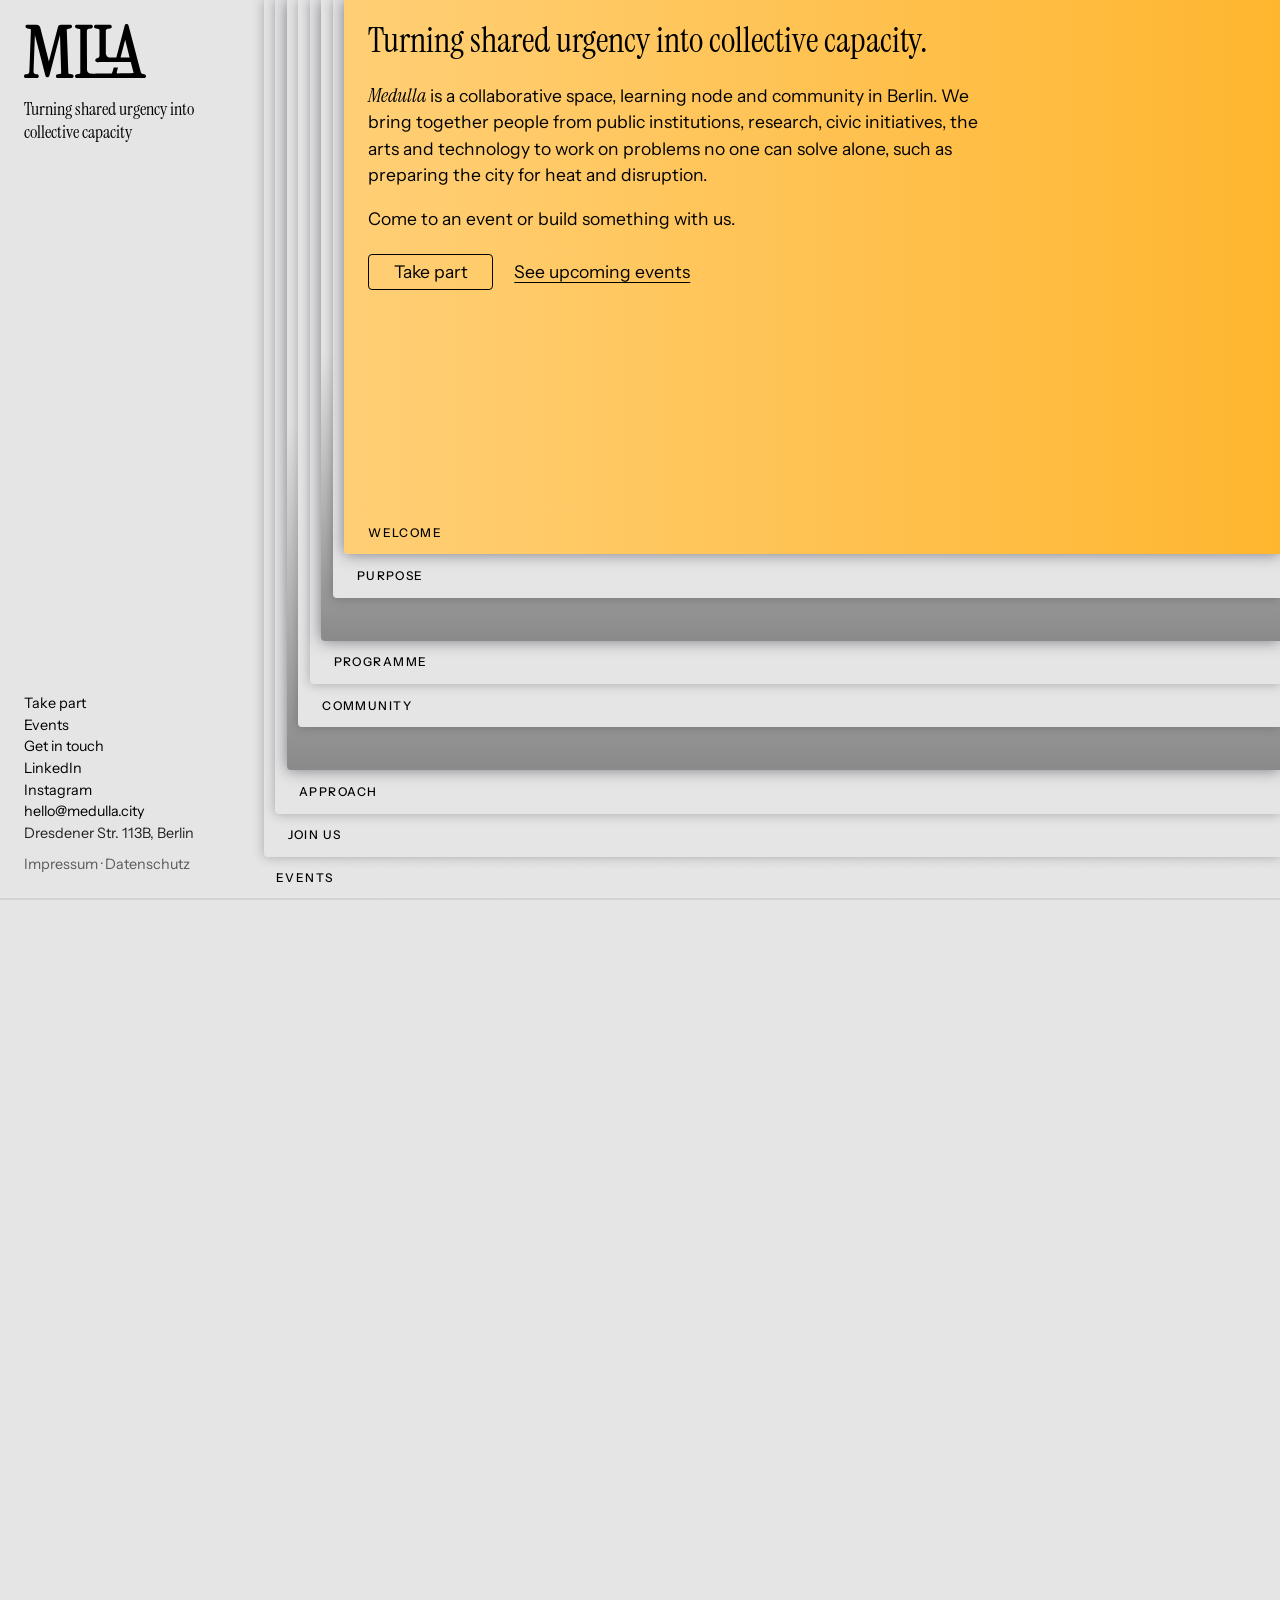
<file: index.html>
<!DOCTYPE html>
<html lang="en">
<head>
  <meta charset="UTF-8" />
  <meta name="viewport" content="width=device-width, initial-scale=1.0" />

  <title>Medulla — Turning shared urgency into collective capacity</title>
  <meta name="description" content="Medulla is a place, a community, and an experiment in Berlin: cultivating the relationships, practices, and infrastructures through which people shape desirable futures in unsettling times. Dresdener Str. 113B, Berlin." />
  <meta name="robots" content="index, follow" />
  <link rel="canonical" href="https://medulla.city/" />

  <meta property="og:type" content="website" />
  <meta property="og:site_name" content="Medulla" />
  <meta property="og:locale" content="en_GB" />
  <meta property="og:url" content="https://medulla.city/" />
  <meta property="og:title" content="Medulla — Turning shared urgency into collective capacity" />
  <meta property="og:description" content="A place, a community, and an experiment in Berlin, turning shared urgency into collective capacity. Dresdener Str. 113B, Berlin." />
  <meta property="og:image" content="https://medulla.city/assets/icons/medulla-share.png" />
  <meta property="og:image:width" content="1200" />
  <meta property="og:image:height" content="630" />
  <meta property="og:image:alt" content="Medulla" />
  <meta name="twitter:card" content="summary_large_image" />
  <meta name="twitter:title" content="Medulla — Turning shared urgency into collective capacity" />
  <meta name="twitter:description" content="A place, a community, and an experiment in Berlin, turning shared urgency into collective capacity. Dresdener Str. 113B, Berlin." />
  <meta name="twitter:image" content="https://medulla.city/assets/icons/medulla-share.png" />

  <meta name="theme-color" content="#E5E5E5" />
  <link rel="icon" type="image/png" sizes="32x32" href="assets/icons/favicon-32.png" />
  <link rel="icon" type="image/png" sizes="192x192" href="assets/icons/favicon-192.png" />
  <link rel="icon" type="image/png" sizes="512x512" href="assets/icons/favicon-512.png" />
  <link rel="apple-touch-icon" href="assets/icons/apple-touch-icon.png" />

  <script type="application/ld+json">
  {
    "@context": "https://schema.org",
    "@type": "LocalBusiness",
    "name": "Medulla",
    "description": "A place, a community, and an experiment in Berlin, turning shared urgency into collective capacity.",
    "url": "https://medulla.city/",
    "logo": "https://medulla.city/assets/icons/favicon-512.png",
    "image": "https://medulla.city/assets/icons/medulla-share.png",
    "sameAs": [
      "https://luma.com/medulla",
      "https://www.instagram.com/medulla.space/",
      "https://www.linkedin.com/company/medulla-space"
    ],
    "address": {
      "@type": "PostalAddress",
      "streetAddress": "Dresdener Str. 113B",
      "addressLocality": "Berlin",
      "addressCountry": "DE"
    }
  }
  </script>

  <link rel="preload" href="assets/fonts/instrument-sans-latin-400-normal.woff2" as="font" type="font/woff2" crossorigin />
  <link rel="preload" href="assets/fonts/instrument-serif-latin-400-normal.woff2" as="font" type="font/woff2" crossorigin />

  <link rel="stylesheet" href="styles/main.css" />
  <!-- 100% privacy-first analytics -->
  <script async src="https://scripts.simpleanalyticscdn.com/latest.js"></script>
</head>
<body>

  <a class="skip-link" href="#main-content">Skip to main content</a>

  <!-- Fixed identity sidebar -->
  <aside class="sidebar" aria-label="Medulla">
    <div class="sidebar__top">
      <a class="sidebar__logo" href="/" aria-label="Medulla home">
        <img src="assets/logos/medulla-wordmark.svg" alt="Medulla" width="153" height="68" />
      </a>
      <p class="sidebar__tagline">Turning shared urgency into collective capacity</p>
    </div>
    <nav class="sidebar__links" aria-label="Links">
      <a href="/spaces">Take part</a>
      <a href="https://luma.com/medulla" target="_blank" rel="noopener">Events</a>
      <a href="/spaces#enquire" data-enquire="">Get in touch</a>
      <a class="sidebar__social" href="https://www.linkedin.com/company/medulla-space" target="_blank" rel="noopener"><svg class="sidebar__icon" viewBox="0 0 24 24" width="20" height="20" aria-hidden="true" focusable="false" fill="none" stroke="currentColor" stroke-width="1.6" stroke-linecap="round"><rect x="3" y="3" width="18" height="18" rx="3"/><path d="M8 10.5v6M12 16.5v-6M12 13.2c0-1.6 1-2.7 2.4-2.7s2.1.9 2.1 2.5v3.5"/><circle cx="8" cy="7.6" r="1" fill="currentColor" stroke="none"/></svg><span class="sidebar__social-label">LinkedIn</span></a>
      <a class="sidebar__social" href="https://www.instagram.com/medulla.space/" target="_blank" rel="noopener"><svg class="sidebar__icon" viewBox="0 0 24 24" width="20" height="20" aria-hidden="true" focusable="false" fill="none" stroke="currentColor" stroke-width="1.6"><rect x="3" y="3" width="18" height="18" rx="5"/><circle cx="12" cy="12" r="4"/><circle cx="17.3" cy="6.7" r="1" fill="currentColor" stroke="none"/></svg><span class="sidebar__social-label">Instagram</span></a>
      <a class="sidebar__email" href="mailto:hello@medulla.city">hello@medulla.city</a>
      <span class="sidebar__addr">Dresdener Str. 113B, Berlin</span>
      <span class="sidebar__legal"><a href="/impressum.html">Impressum</a> · <a href="/datenschutz">Datenschutz</a></span>
    </nav>
  </aside>

  <!-- Scroll driver: provides scroll length; the stage is sticky inside -->
  <div class="scroll-driver" role="presentation">
    <div class="cards-stage" role="presentation">

      <!-- Card 8 — Events (base layer, never peels) -->
      <article class="card card--content card--base card--events" data-card="8" aria-label="Events">
        <div class="card__inner">
          <!-- Most recent first. When events overflow, the list scrolls
               internally and hands control back to the deck at its edges
               (directional handoff in main.js + native overscroll on touch). -->
          <div class="events">
            <a class="event" href="https://luma.com/hef2anvo" target="_blank" rel="noopener"
               aria-label="Learning Democracy: what keeps democracies learning? — more on Luma">
              <div class="event__content">
                <div class="event__text">
                  <p class="event__date">Saturday, 28 November, 17:30 – 21:00</p>
                  <h3 class="event__title">Learning Democracy</h3>
                  <p class="event__subtitle">What keeps democracies learning? A pop-up dinner with nextlearning and Komma</p>
                  <p class="event__body">After the Berliner Demokratiekonferenz: regional food, hands-on demos and honest conversations about the infrastructure democratic initiatives rely on. Try BRAID, a facilitation tool in the making, and talk practice, code, data protection and sovereign infrastructure. No technical background needed.</p>
                </div>
                <div class="event__media"><img src="assets/images/figma/event-learning-democracy.webp" alt="Learning Democracy — 28 November at Medulla" loading="lazy" /></div>
              </div>
              <span class="event__overlay" aria-hidden="true"><span class="event__more">more on luma</span></span>
            </a>
            <a class="event" href="https://luma.com/ginucq9e" target="_blank" rel="noopener"
               aria-label="Public Vitality: New Alliances for Lasting Local Impact — more on Luma">
              <div class="event__content">
                <div class="event__text">
                  <p class="event__date">Tuesday, 24 November, 09:00 – 10:30</p>
                  <h3 class="event__title">New Alliances</h3>
                  <p class="event__subtitle">For lasting local impact — a Public Vitality breakfast with Vostel.de</p>
                  <p class="event__body">A morning conversation over coffee and croissants on resilient local infrastructure. After a multi-day power outage in south-west Berlin, how can short-term neighbourhood support become lasting structures? About 20 people from public administration, business, foundations and neighbourhood initiatives.</p>
                </div>
                <div class="event__media"><img src="assets/images/figma/event-new-alliances.webp" alt="Public Vitality: New Alliances for Lasting Local Impact — 24 November at Medulla" loading="lazy" /></div>
              </div>
              <span class="event__overlay" aria-hidden="true"><span class="event__more">more on luma</span></span>
            </a>
            <a class="event" href="https://luma.com/t344zv51" target="_blank" rel="noopener"
               aria-label="Celebrating Life — more on Luma">
              <div class="event__content">
                <div class="event__text">
                  <p class="event__date">Saturday, 7 November, 17:00 – 22:00</p>
                  <h3 class="event__title">Celebrating Life</h3>
                  <p class="event__subtitle">A shared celebration, for everyone still figuring out how</p>
                  <p class="event__body">For anyone whose birthday slipped by, felt complicated, or could use a second go — and the people they’d love to have around. Room for unfinished stories, old friends, new encounters and dancing. Bring a drink, a song you love, and someone you’re glad exists.</p>
                </div>
                <div class="event__media"><img src="assets/images/figma/event-celebrating-life.webp" alt="Celebrating Life — 7 November at Medulla" loading="lazy" /></div>
              </div>
              <span class="event__overlay" aria-hidden="true"><span class="event__more">more on luma</span></span>
            </a>
            <a class="event" href="https://luma.com/7dnt0zas" target="_blank" rel="noopener"
               aria-label="Amazon Meets Berlin: How Communities Protect the Amazon&#39;s Rivers — more on Luma">
              <div class="event__content">
                <div class="event__text">
                  <p class="event__date">Friday, 6 November, 17:30 – 19:30</p>
                  <h3 class="event__title">Amazon Meets Berlin</h3>
                  <p class="event__subtitle">How Communities Protect the Amazon’s Rivers — with Ka&#39;a Harmony Foundation</p>
                  <p class="event__body">The second evening in Ka&#39;a Harmony’s series follows the pirarucu, one of the world’s largest freshwater fish, managed by riverside communities in the Médio Juruá. A short film, then a conversation with João Silva of Instituto Juruá on how using a species can help it recover. Free; donations welcome.</p>
                </div>
                <div class="event__media"><img src="assets/images/figma/event-amazon-rivers.webp" alt="Amazon Meets Berlin — Ka&#39;a Harmony Foundation" loading="lazy" /></div>
              </div>
              <span class="event__overlay" aria-hidden="true"><span class="event__more">more on luma</span></span>
            </a>
            <a class="event" href="https://luma.com/dyr6sdgn" target="_blank" rel="noopener"
               aria-label="Slow Listening: Sounds from the Planetary Compendium — more on Luma">
              <div class="event__content">
                <div class="event__text">
                  <p class="event__date">Wednesday, 28 October, 18:30 – 20:30</p>
                  <h3 class="event__title">Slow Listening</h3>
                  <p class="event__subtitle">Sounds from the Planetary Compendium — Seeding Optionality, session 2 (xCO)</p>
                  <p class="event__body">Planetary risk usually reaches us as numbers and headlines. This evening brings glaciers, seas and air a little closer: lying down and listening together to the Planetary Compendium, Dark Matter Labs’ archive of approaches to governing (with) the planet. A short introduction, then the lights go down; time to talk afterwards.</p>
                </div>
                <div class="event__media"><img src="assets/images/figma/event-slow-listening.webp" alt="Slow Listening: Sounds from the Planetary Compendium — 28 October, Medulla" loading="lazy" /></div>
              </div>
              <span class="event__overlay" aria-hidden="true"><span class="event__more">more on luma</span></span>
            </a>
            <a class="event" href="https://luma.com/fj2uc4kq" target="_blank" rel="noopener"
               aria-label="Amazon Meets Berlin: Women-Led Solutions for the Cocoa Bioeconomy — more on Luma">
              <div class="event__content">
                <div class="event__text">
                  <p class="event__date">Friday, 16 October, 17:30 – 19:30</p>
                  <h3 class="event__title">Amazon Meets Berlin</h3>
                  <p class="event__subtitle">Women-Led Solutions for the Cocoa Bioeconomy — with Ka'a Harmony Foundation</p>
                  <p class="event__body">Drawing on stories from women-led cocoa cooperatives in the Amazon, an evening on when the cocoa bioeconomy can deliver on its promise of conservation, climate resilience, and equitable local development — and what a well-designed value chain could mean for communities and the forest alike. The first in Ka'a Harmony's series tracing Amazon products back to the communities behind them; free, donations welcome.</p>
                </div>
                <div class="event__media"><img src="assets/images/figma/event-amazon-meets-berlin.webp" alt="Amazon Meets Berlin: Women-Led Solutions for the Cocoa Bioeconomy — Ka'a Harmony Foundation" loading="lazy" /></div>
              </div>
              <span class="event__overlay" aria-hidden="true"><span class="event__more">more on luma</span></span>
            </a>
            <a class="event" href="https://luma.com/difo5kmh" target="_blank" rel="noopener"
               aria-label="Berlin 2050° — Building a City-Wide Heat Resilience Ecosystem — more on Luma">
              <div class="event__content">
                <div class="event__text">
                  <p class="event__date">Thursday, 8 October, 18:30 – 21:00</p>
                  <h3 class="event__title">Berlin 2050°</h3>
                  <p class="event__subtitle">Building a City-Wide Heat Resilience Ecosystem</p>
                  <p class="event__body">Building on the heat risk clinic at Public Vitality Camp, an evening on what a city-wide heat resilience strategy for Berlin would take — who has standing to act, which existing measures can be used, and how to coordinate across sectors — with insight from Madrid 2050° and Civic Ledger. Seeding Optionality Session #1, part of xCO's pop-up series at Medulla; in English, with some German support.</p>
                </div>
                <div class="event__media"><img src="assets/images/figma/event-berlin-2050.webp" alt="Berlin 2050° — Building a City-Wide Heat Resilience Ecosystem" loading="lazy" /></div>
              </div>
              <span class="event__overlay" aria-hidden="true"><span class="event__more">more on luma</span></span>
            </a>
            <a class="event" href="https://luma.com/cdf6cepu" target="_blank" rel="noopener"
               aria-label="Public Vitality Field Assembly — more on Luma">
              <div class="event__content">
                <div class="event__text">
                  <p class="event__date">Friday, 18 September, 18:00 – 22:00</p>
                  <h3 class="event__title">Public Vitality Field Assembly</h3>
                  <p class="event__subtitle">Patterns, blind spots and emerging connections</p>
                  <p class="event__body">The closing gathering of Public Vitality Camp 2026 — connecting inquiries across governance, infrastructure, ecology, and technology through a Planetary Civics lens to ask which capacities and responsibilities need to be held collectively. Hosted at Medulla with nextlearning, Dark Matter Labs &amp; Planetary Civics; bring a drink and something to share.</p>
                </div>
                <div class="event__media"><img src="assets/images/figma/event-field-assembly.webp" alt="Public Vitality Field Assembly — patterns, blind spots and emerging connections" loading="lazy" /></div>
              </div>
              <span class="event__overlay" aria-hidden="true"><span class="event__more">more on luma</span></span>
            </a>
            <a class="event" href="https://luma.com/ht2qaebo" target="_blank" rel="noopener"
               aria-label="Life Repair Kit: Tools for Tough Times — more on Luma">
              <div class="event__content">
                <div class="event__text">
                  <p class="event__date">Friday, 18 September, 13:00 – 16:00</p>
                  <h3 class="event__title">Life Repair Kit: Tools for Tough Times</h3>
                  <p class="event__subtitle">With Lia Meißner</p>
                  <p class="event__body">A hands-on lab on the inner resources, practices, and relationships that carry us through stress and change — pairing individual resilience with collective forms of support in times of external upheaval. Part of Public Vitality Camp; includes a short walk, weather permitting. Working language English.</p>
                </div>
                <div class="event__media"><img src="assets/images/figma/event-life-repair-kit.webp" alt="Life Repair Kit: Tools for Tough Times — a lab for inner resources in times of external upheaval" loading="lazy" /></div>
              </div>
              <span class="event__overlay" aria-hidden="true"><span class="event__more">more on luma</span></span>
            </a>
            <a class="event" href="https://luma.com/izwljp4m?tk=Tg9Dsa" target="_blank" rel="noopener"
               aria-label="Planetary Berlin: Governing Hydrological Continuities — more on Luma">
              <div class="event__content">
                <div class="event__text">
                  <p class="event__date">Friday, 18 September, 13:00 – 16:00</p>
                  <h3 class="event__title">Planetary Berlin: Governing Hydrological Continuities</h3>
                  <p class="event__subtitle">With Prateek Shankar (Dark Matter Labs)</p>
                  <p class="event__body">A scenario-based session on water governance across the Berlin–Brandenburg region — reading the city's Masterplan Wasser to trace how water, nutrients, and carbon move through systems that cross institutional boundaries, and how governance might better account for downstream and long-term effects. Part of Public Vitality Camp.</p>
                </div>
                <div class="event__media"><img src="assets/images/figma/event-planetary-berlin.webp" alt="Planetary Berlin: Governing water across boundaries and scales" loading="lazy" /></div>
              </div>
              <span class="event__overlay" aria-hidden="true"><span class="event__more">more on luma</span></span>
            </a>
            <a class="event" href="https://luma.com/b1s7ssgs" target="_blank" rel="noopener"
               aria-label="Risiken im Zusammenspiel — more on Luma">
              <div class="event__content">
                <div class="event__text">
                  <p class="event__date">Friday, 18 September, 10:00 – 12:00</p>
                  <h3 class="event__title">Risiken im Zusammenspiel</h3>
                  <p class="event__subtitle">With Johanna Siebenlist (UBA) &amp; Caroline Paulick-Thiel (P4T)</p>
                  <p class="event__body">A scenario-based working session on climate adaptation under compound events — where heat, drought, or flooding coincides with energy scarcity, strained supply systems, or geopolitical shifts — mapping the interdependencies that future climate-risk analysis should better account for. Part of Public Vitality Camp; working language German.</p>
                </div>
                <div class="event__media"><img src="assets/images/figma/event-risiken.webp" alt="Risiken im Zusammenspiel — Klimaanpassung unter Compound Events" loading="lazy" /></div>
              </div>
              <span class="event__overlay" aria-hidden="true"><span class="event__more">more on luma</span></span>
            </a>
            <a class="event" href="https://luma.com/ztxd9cgb?tk=msup4Q" target="_blank" rel="noopener"
               aria-label="Investing in civic infrastructure — more on Luma">
              <div class="event__content">
                <div class="event__text">
                  <p class="event__date">Tuesday, 4 August, 18:00 – 21:30</p>
                  <h3 class="event__title">Investing in civic infrastructure</h3>
                  <p class="event__subtitle">With Dark Matter Labs &amp; Politics for Tomorrow</p>
                  <p class="event__body">A working conversation on how civic technology stays sustainable beyond funding cycles — featuring Civic Ledger, which turns plain-language civic requests into structured, conditional agreements, with live demonstrations and open discussion on who governs civic data.</p>
                </div>
                <div class="event__media"><img src="assets/images/figma/event-civic-infrastructure.webp" alt="Investing in civic infrastructure — with Dark Matter Labs and Politics for Tomorrow" loading="lazy" /></div>
              </div>
              <span class="event__overlay" aria-hidden="true"><span class="event__more">more on luma</span></span>
            </a>
            <a class="event" href="https://luma.com/znebwd2r" target="_blank" rel="noopener"
               aria-label="One Resilient Earth: Berlin Community Get-Together — more on Luma">
              <div class="event__content">
                <div class="event__text">
                  <p class="event__date">Wednesday, 15 July, 18:00 – 20:00</p>
                  <h3 class="event__title">One Resilient Earth: Berlin Community Get-Together</h3>
                  <p class="event__subtitle">An evening with One Resilient Earth</p>
                  <p class="event__body">An informal introduction to One Resilient Earth's work on transformative, regenerative approaches to climate resilience — followed by open conversation and reconnection among practitioners, neighbours, and friends.</p>
                </div>
                <div class="event__media"><img src="assets/images/figma/event-one-resilient-earth.webp" alt="One Resilient Earth: Berlin Community Get-Together" loading="lazy" /></div>
              </div>
              <span class="event__overlay" aria-hidden="true"><span class="event__more">more on luma</span></span>
            </a>
            <a class="event" href="https://luma.com/d7xkoe78?tk=w8oks3" target="_blank" rel="noopener"
               aria-label="From Lines to Loops — more on Luma">
              <div class="event__content">
                <div class="event__text">
                  <p class="event__date">Thursday, 2 July, 18:00 – 21:00</p>
                  <h3 class="event__title">From Lines to Loops: shifting beyond the dominant rhythms of time</h3>
                  <p class="event__subtitle">With Ida Persson, sahibzada mayed &amp; Christine Flanagan (DesignShifts)</p>
                  <p class="event__body">Move through a series of timescapes beyond linear time — ancestral, ecological, and seasonal rhythms the dominant clock was never designed to hold — and reimagine time as a living, looping relationship, emergent and full of possibility.</p>
                </div>
                <div class="event__media"><img src="assets/images/figma/event-lines-to-loops.webp" alt="From Lines to Loops: shifting beyond the dominant rhythms of time" loading="lazy" /></div>
              </div>
              <span class="event__overlay" aria-hidden="true"><span class="event__more">more on luma</span></span>
            </a>
            <a class="event" href="https://luma.com/tt1wjg0r" target="_blank" rel="noopener"
               aria-label="Medulla Show &amp; Tell: Lunch with Edgar Pieterse — more on Luma">
              <div class="event__content">
                <div class="event__text">
                  <p class="event__date">Thursday, 2 July, 12:00 – 14:00</p>
                  <h3 class="event__title">Medulla Show &amp; Tell: Lunch with Edgar Pieterse</h3>
                  <p class="event__subtitle">With Edgar Pieterse (African Centre for Cities, University of Cape Town)</p>
                  <p class="event__body">A new Medulla format — friends passing through Berlin pause to share a thread of their work over lunch. Bring lunch, a story, and an artifact; no agenda beyond good company and shared curiosity.</p>
                </div>
                <div class="event__media"><img src="assets/images/figma/event-show-tell.webp" alt="Medulla Show & Tell: Lunch with Edgar Pieterse" loading="lazy" /></div>
              </div>
              <span class="event__overlay" aria-hidden="true"><span class="event__more">more on luma</span></span>
            </a>
            <a class="event" href="https://luma.com/zm5isk9n" target="_blank" rel="noopener"
               aria-label="Governance Beyond Alignment — more on Luma">
              <div class="event__content">
                <div class="event__text">
                  <p class="event__date">Friday, 12 June, 19:00 – 21:00</p>
                  <h3 class="event__title">Governance Beyond Alignment</h3>
                  <p class="event__subtitle">Bioregioning and the work of holding difference</p>
                  <p class="event__body">An evening on bioregioning and the work of holding difference — readings, reflection, and conversation across governance, ecology, and civic practice.</p>
                </div>
                <div class="event__media"><img src="assets/images/figma/event-governance.webp" alt="Governance Beyond Alignment — Bioregioning and the work of holding difference" loading="lazy" /></div>
              </div>
              <span class="event__overlay" aria-hidden="true"><span class="event__more">more on luma</span></span>
            </a>
            <a class="event" href="https://luma.com/5wh9qaiw" target="_blank" rel="noopener"
               aria-label="Transforming public sector from within — more on Luma">
              <div class="event__content">
                <div class="event__text">
                  <p class="event__date">Tuesday, 9 June, 19:00 – 22:00</p>
                  <h3 class="event__title">Transforming public sector from within</h3>
                  <p class="event__subtitle">Book Launch with Lindsay Cole in conversation with Sylvine Bois-Choussy (La 27e Région)</p>
                  <p class="event__body">Join us for the Berlin pre-release of Transforming the Public Sector From Within, a book by Lindsay Cole, PhD to be published by the University of Toronto Press. This will be an evening of connection, readings, reflection, and conversation on the lived realities of transformation work inside public systems.</p>
                </div>
                <div class="event__media"><img src="assets/images/figma/event-transforming.webp" alt="Transforming the Public Sector From Within — book launch with Lindsay Cole and Sylvine Bois-Choussy" loading="lazy" /></div>
              </div>
              <span class="event__overlay" aria-hidden="true"><span class="event__more">more on luma</span></span>
            </a>
          </div>
          <div class="card__label-row card__label-row--events">
            <span class="card__label">events</span>
          </div>
        </div>
      </article>

      <!-- Card 7 — Join us -->
      <article class="card card--content" data-card="7" aria-label="Join us">
        <div class="card__inner">
          <div class="card__body card__body--wide">
            <h2 class="card__title">Take part in the work</h2>
            <div class="card__cols">
              <p><strong>Take part.</strong> Bring an idea, a question or a problem, finished or not.</p>
            </div>
            <ul class="paths">
              <li class="path">
                <h3 class="path__name">Join the community</h3>
                <p>Be part of the collaborative space, up to 2 days a week or 3 or more. For small organisations and independent practitioners.</p>
                <a class="card__cta" href="/spaces?interest=membership#enquire" data-enquire="membership">Explore membership</a>
              </li>
              <li class="path">
                <h3 class="path__name">Host a gathering</h3>
                <p>Run a talk or workshop in our public programme, on evenings from 18:00 to 21:30.</p>
                <a class="card__cta" href="/spaces?interest=host#enquire" data-enquire="host">Propose a gathering</a>
              </li>
              <li class="path">
                <h3 class="path__name">Partner with us</h3>
                <p>Fund a project or the shared programme. For public institutions, researchers, cultural organisations and funders.</p>
                <a class="card__cta" href="/spaces?interest=partner#enquire" data-enquire="partner">Explore a partnership</a>
              </li>
            </ul>
          </div>
          <div class="card__label-row"><span class="card__label">join us</span></div>
        </div>
      </article>

      <!-- Card 6 — Approach -->
      <article class="card card--content" data-card="6" aria-label="Approach">
        <div class="card__inner">
          <div class="card__body card__body--wide">
            <h2 class="card__title">Working with what lies between us</h2>
            <div class="card__cols">
              <p>Unfolding potential is hard work. Organisations have different rhythms, mandates and resources. We aim to create the conditions necessary to harness synergies: time, commitment and a way to handle disagreement.</p>
              <p>We draw on systems thinking, strategic design, civic technology and organisational development. Humour is welcome. So is changing your mind.</p>
            </div>
            <p class="tiers__title">From the personal to the systemic</p>
            <ol class="tiers">
              <li class="tier"><h3 class="tier__name">Personal</h3><p>Trust, attention, staying engaged under strain.</p></li>
              <li class="tier"><h3 class="tier__name">Collective</h3><p>Preparedness and cooperation across organisations.</p></li>
              <li class="tier"><h3 class="tier__name">Systemic</h3><p>The economic, political and ecological conditions around us.</p></li>
            </ol>
          </div>
          <div class="card__label-row"><span class="card__label">approach</span></div>
        </div>
      </article>

      <!-- Card 5 — Image: gatherings in the space (photos crossfade; see .slides in main.css) -->
      <article class="card card--image" data-card="5" aria-hidden="true">
        <div class="slides slides--5" aria-hidden="true"><figure class="slide" style="--i:0"><img class="card__photo" src="assets/images/figma/card-garden-1200.webp" srcset="assets/images/figma/card-garden-800.webp 800w, assets/images/figma/card-garden-1200.webp 1200w, assets/images/figma/card-garden.webp 1600w" sizes="94vw" alt="" decoding="async" fetchpriority="high" /></figure><figure class="slide" style="--i:1"><img class="card__photo" src="assets/images/figma/gathering-circle-1200.webp" srcset="assets/images/figma/gathering-circle-800.webp 800w, assets/images/figma/gathering-circle-1200.webp 1200w, assets/images/figma/gathering-circle-2000.webp 2000w" sizes="94vw" alt="" style="object-position:center 60%" loading="lazy" decoding="async" /></figure><figure class="slide" style="--i:2"><img class="card__photo" src="assets/images/figma/gathering-workshop-1200.webp" srcset="assets/images/figma/gathering-workshop-800.webp 800w, assets/images/figma/gathering-workshop-1200.webp 1200w, assets/images/figma/gathering-workshop-2000.webp 1500w" sizes="94vw" alt="" style="object-position:center 45%" loading="lazy" decoding="async" /></figure><figure class="slide" style="--i:3"><img class="card__photo" src="assets/images/figma/gathering-talk-1200.webp" srcset="assets/images/figma/gathering-talk-800.webp 800w, assets/images/figma/gathering-talk-1200.webp 1200w, assets/images/figma/gathering-talk-2000.webp 2000w" sizes="94vw" alt="" style="object-position:center 45%" loading="lazy" decoding="async" /></figure><figure class="slide" style="--i:4"><img class="card__photo" src="assets/images/figma/gathering-soundbath-1200.webp" srcset="assets/images/figma/gathering-soundbath-800.webp 800w, assets/images/figma/gathering-soundbath-1200.webp 1200w, assets/images/figma/gathering-soundbath-2000.webp 2000w" sizes="94vw" alt="" style="object-position:center 60%" loading="lazy" decoding="async" /></figure></div>
        <span class="card__scrim"></span>
      </article>

      <!-- Card 4 — Community -->
      <article class="card card--content" data-card="4" aria-label="Community">
        <div class="card__inner">
          <div class="card__body card__body--wide">
            <h2 class="card__title">Distinct expertise, shared ground</h2>
            <div class="card__cols">
              <p>In a quiet courtyard on the former “death strip” between Mitte and Kreuzberg, small organisations and independent practitioners work side by side and learn from each other. Everyone who’s here is invited to exchange knowledge, challenge assumptions, and point out where a joint effort is worth pursuing.</p>
            </div>
            <div class="roster">
              <p class="roster__title" id="roster-title">Currently in the space</p>
              <ul class="roster__list" aria-labelledby="roster-title">
                <li><a href="https://www.nextlearning.earth" target="_blank" rel="noopener">nextlearning</a></li>
                <li><a href="https://darkmatterlabs.org" target="_blank" rel="noopener">Dark Matter Labs</a></li>
                <li><a href="https://oneresilientearth.org" target="_blank" rel="noopener">One Resilient Earth</a></li>
                <li><a href="https://vvssl.com/" target="_blank" rel="noopener">VVSSL</a></li>
                <li><a href="https://wissdem.org" target="_blank" rel="noopener">WissDem</a></li>
                <li><a href="https://falseparameters.xyz/homepage" target="_blank" rel="noopener">False Parameters</a></li>
              </ul>
              <p class="roster__more">and independent practitioners</p>
            </div>
            <p class="card__aside">Our name comes from the medulla oblongata, the part of the brainstem that keeps us breathing.</p>
          </div>
          <div class="card__label-row"><span class="card__label">community</span></div>
        </div>
      </article>

      <!-- Card 3 — Programme -->
      <article class="card card--content" data-card="3" aria-label="Programme">
        <div class="card__inner">
          <div class="card__body card__body--wide">
            <h2 class="card__title">Towards transformative resilience</h2>
            <div class="card__cols">
              <p>Public conversations, workshops and strategic gatherings, linked so that a good question can find collaborators, a practical test and a next step.</p>
              <p>Climate adaptation is an early field of work in Berlin, with a focus on heat. Past gatherings, like the <a href="https://www.publicvitality.camp/" target="_blank" rel="noopener">Public Vitality Camp</a>, have covered civic infrastructure, institutional change, bioregional governance and healthy neighbourhoods.</p>
            </div>
            <p class="card__links"><a href="https://luma.com/medulla" target="_blank" rel="noopener">Upcoming events</a> · <a href="https://luma.com/medulla?period=past" target="_blank" rel="noopener">Past gatherings</a></p>
          </div>
          <div class="card__label-row"><span class="card__label">programme</span></div>
        </div>
      </article>

      <!-- Card 2 — Image: a day in the space (photos crossfade; see .slides in main.css) -->
      <article class="card card--image" data-card="2" aria-hidden="true">
        <div class="slides slides--5" aria-hidden="true"><figure class="slide" style="--i:0"><img class="card__photo" src="assets/images/figma/card-facade-1200.webp" srcset="assets/images/figma/card-facade-800.webp 800w, assets/images/figma/card-facade-1200.webp 1200w, assets/images/figma/card-facade.webp 1600w" sizes="94vw" alt="" decoding="async" fetchpriority="low" /></figure><figure class="slide" style="--i:1"><img class="card__photo" src="assets/images/figma/people-focus-1200.webp" srcset="assets/images/figma/people-focus-800.webp 800w, assets/images/figma/people-focus-1200.webp 1200w, assets/images/figma/people-focus-2000.webp 1333w" sizes="94vw" alt="" style="object-position:center 40%" loading="lazy" decoding="async" /></figure><figure class="slide" style="--i:2"><img class="card__photo" src="assets/images/figma/people-kitchen-1200.webp" srcset="assets/images/figma/people-kitchen-800.webp 800w, assets/images/figma/people-kitchen-1200.webp 1200w, assets/images/figma/people-kitchen-2000.webp 2000w" sizes="94vw" alt="" style="object-position:center 35%" loading="lazy" decoding="async" /></figure><figure class="slide" style="--i:3"><img class="card__photo" src="assets/images/figma/people-sofas-1200.webp" srcset="assets/images/figma/people-sofas-800.webp 800w, assets/images/figma/people-sofas-1200.webp 1200w, assets/images/figma/people-sofas-2000.webp 2000w" sizes="94vw" alt="" style="object-position:center 55%" loading="lazy" decoding="async" /></figure><figure class="slide" style="--i:4"><img class="card__photo" src="assets/images/figma/people-evening-1200.webp" srcset="assets/images/figma/people-evening-800.webp 800w, assets/images/figma/people-evening-1200.webp 1200w, assets/images/figma/people-evening-2000.webp 2000w" sizes="94vw" alt="" style="object-position:center 60%" loading="lazy" decoding="async" /></figure></div>
        <span class="card__scrim"></span>
      </article>

      <!-- Card 1 — Purpose -->
      <article class="card card--content" data-card="1" aria-label="Purpose">
        <div class="card__inner">
          <div class="card__body card__body--wide">
            <h2 class="card__title">Cultivating the freedom to become</h2>
            <div class="card__cols">
              <p>Navigating a crisis is only the start. Every response shapes what comes next. It can build skills and trust, or exhaust people and lock us into costly dependencies.</p>
              <p>Our intention is for people and institutions to have more real freedom to shape their futures as part of the planet. Together we expand contacts, knowledge, infrastructure and make time to learn across.</p>
            </div>
          </div>
          <div class="card__label-row"><span class="card__label">purpose</span></div>
        </div>
      </article>

      <!-- Card 0 — Welcome (front of stack) -->
      <article class="card card--content card--intro" data-card="0" aria-label="Welcome">
        <div class="card__inner">
          <div class="card__body card__body--intro">
            <h2 class="card__title">Turning shared urgency into collective capacity.</h2>
            <p><em>Medulla</em> is a collaborative space, learning node and community in Berlin. We bring together people from public institutions, research, civic initiatives, the arts and technology to work on problems no one can solve alone, such as preparing the city for heat and disruption.</p>
            <p>Come to an event or build something with us.</p>
            <div class="card__actions">
              <a class="card__cta" href="/spaces#enquire" data-enquire="">Take part</a>
              <a class="card__cta card__cta--quiet" href="https://luma.com/medulla" target="_blank" rel="noopener">See upcoming events</a>
            </div>
          </div>
          <div class="card__label-row"><span class="card__label">welcome</span></div>
        </div>
      </article>

    </div><!-- /cards-stage -->
  </div><!-- /scroll-driver -->

  <!-- Phones only: the legal links live here instead of in the top menu -->
  <footer class="site-footer" aria-label="Legal"><a href="/impressum.html">Impressum</a> · <a href="/datenschutz">Datenschutz</a></footer>

  <!-- Enquiry dialog — opened by any [data-enquire] trigger on this page -->
  <dialog class="enquiry-dialog" data-enquiry-dialog aria-labelledby="enquiry-dialog-title" data-lenis-prevent>
    <div class="enquiry-dialog__inner">
      <div class="enquiry-dialog__head">
        <div>
          <h2 class="enquiry-dialog__title" id="enquiry-dialog-title">get in touch</h2>
          <p class="enquiry-dialog__sub">One short form for everything. We usually reply within a few days.</p>
        </div>
        <button type="button" class="enquiry-dialog__close" data-enquiry-close>Close</button>
      </div>
      <!-- ENQUIRY FORM — keep identical to the canonical copy in spaces.html (tests/forms.test.js checks it) -->
      <div class="enquiry-wrap" data-enquiry>
        <form class="enquiry" name="enquiry" method="POST" action="/thanks" data-netlify="true" netlify-honeypot="bot-field" data-enquiry-form>
          <input type="hidden" name="form-name" value="enquiry" />
          <p class="enquiry__trap" aria-hidden="true">
            <label>Leave this empty <input name="bot-field" tabindex="-1" autocomplete="off" /></label>
          </p>

          <fieldset class="enquiry__group" aria-describedby="enq-interest-error">
            <legend class="enquiry__legend">What are you interested in?</legend>
            <div class="enquiry__pills enquiry__pills--choices">
              <label class="pill pill--choice"><input type="radio" name="interest" value="membership" required /><span>Membership<small>A desk and a place in the community, for people and organisations whose work is aligned with Medulla's mission.</small></span></label>
              <label class="pill pill--choice"><input type="radio" name="interest" value="host" /><span>Hosting an event<small>For events that connect to Medulla's purpose: turning shared urgency into collective capacity.</small></span></label>
              <label class="pill pill--choice"><input type="radio" name="interest" value="partner" /><span>Partner with us<small>For mission-aligned organisations who want to build programmes, research or projects with us.</small></span></label>
            </div>
            <p class="enquiry__error" id="enq-interest-error" data-message="Choose what you're interested in." hidden></p>
          </fieldset>

          <!-- follow-up questions share one slot sized to the tallest, so the form doesn't jump -->
          <div class="enquiry__more">
            <p class="enquiry__note">Choose what you’re interested in. We’ll only ask what we need.</p>

            <fieldset class="enquiry__group" data-group="membership">
              <legend class="enquiry__legend">Which membership? <span class="enquiry__opt">(optional)</span></legend>
              <div class="enquiry__pills enquiry__pills--small">
                <label class="pill"><input type="radio" name="membership" value="two-days" /><span>Up to 2 days a week</span></label>
                <label class="pill"><input type="radio" name="membership" value="three-plus" /><span>3 or more days a week</span></label>
                <label class="pill"><input type="radio" name="membership" value="not-sure" /><span>Not sure yet</span></label>
              </div>
            </fieldset>

            <fieldset class="enquiry__row" data-group="extras">
              <legend class="visually-hidden">Timing and group size</legend>
              <div class="enquiry__field">
                <label for="enq-when">Date or timeframe <span class="enquiry__opt">(optional)</span></label>
                <input id="enq-when" name="when" type="text" placeholder="e.g. a Thursday evening in November" />
              </div>
              <div class="enquiry__field">
                <label for="enq-size">Roughly how many people? <span class="enquiry__opt">(optional)</span></label>
                <input id="enq-size" name="size" type="text" inputmode="numeric" placeholder="e.g. 40" />
              </div>
            </fieldset>
          </div>

          <div class="enquiry__row">
            <div class="enquiry__field">
              <label for="enq-name">Name</label>
              <input id="enq-name" name="name" type="text" autocomplete="name" required aria-describedby="enq-name-error" />
              <p class="enquiry__error" id="enq-name-error" data-message="Please add your name." hidden></p>
            </div>
            <div class="enquiry__field">
              <label for="enq-email">Email</label>
              <input id="enq-email" name="email" type="email" autocomplete="email" required aria-describedby="enq-email-error" />
              <p class="enquiry__error" id="enq-email-error" data-message="Please add an email address we can reply to." hidden></p>
            </div>
          </div>
          <div class="enquiry__field">
            <label for="enq-org">Organisation <span class="enquiry__opt">(optional)</span></label>
            <input id="enq-org" name="organisation" type="text" autocomplete="organization" />
          </div>
          <div class="enquiry__field">
            <label for="enq-message">Anything we should know? <span class="enquiry__opt">(optional)</span></label>
            <textarea id="enq-message" name="message" rows="4" placeholder="Tell us what you have in mind"></textarea>
          </div>

          <div class="enquiry__send">
            <button class="enquiry__submit" type="submit">Send</button>
            <p class="enquiry__fine">We only use your details to reply. See our <a href="/datenschutz">privacy notice</a>.</p>
          </div>
          <p class="enquiry__status" role="alert" hidden></p>
        </form>
        <div class="enquiry__done" tabindex="-1" hidden>
          <p class="enquiry__done-title"></p>
          <p class="enquiry__done-text"></p>
        </div>
      </div>
      <!-- /ENQUIRY FORM -->
    </div>
  </dialog>

  <!-- Accessible content for screen readers -->
  <main id="main-content" class="a11y-content">
    <h1>Medulla — Turning shared urgency into collective capacity</h1>
    <section id="welcome">
      <h2>Welcome</h2>

            <h3>Turning shared urgency into collective capacity.</h3>
            <p><em>Medulla</em> is a collaborative space, learning node and community in Berlin. We bring together people from public institutions, research, civic initiatives, the arts and technology to work on problems no one can solve alone, such as preparing the city for heat and disruption.</p>
            <p>Come to an event or build something with us.</p>
            <a href="/spaces#enquire" data-enquire="">Take part</a>
            <a href="https://luma.com/medulla" target="_blank" rel="noopener">See upcoming events</a>
    </section>
    <section id="purpose">
      <h2>Purpose</h2>

            <h3>Cultivating the freedom to become</h3>
            <div>
              <p>Navigating a crisis is only the start. Every response shapes what comes next. It can build skills and trust, or exhaust people and lock us into costly dependencies.</p>
              <p>Our intention is for people and institutions to have more real freedom to shape their futures as part of the planet. Together we expand contacts, knowledge, infrastructure and make time to learn across.</p>
            </div>
    </section>
    <section id="programme">
      <h2>Programme</h2>

            <h3>Towards transformative resilience</h3>
            <div>
              <p>Public conversations, workshops and strategic gatherings, linked so that a good question can find collaborators, a practical test and a next step.</p>
              <p>Climate adaptation is an early field of work in Berlin, with a focus on heat. Past gatherings, like the <a href="https://www.publicvitality.camp/" target="_blank" rel="noopener">Public Vitality Camp</a>, have covered civic infrastructure, institutional change, bioregional governance and healthy neighbourhoods.</p>
            </div>
            <p><a href="https://luma.com/medulla" target="_blank" rel="noopener">Upcoming events</a> · <a href="https://luma.com/medulla?period=past" target="_blank" rel="noopener">Past gatherings</a></p>
    </section>
    <section id="community">
      <h2>Community</h2>

            <h3>Distinct expertise, shared ground</h3>
            <div>
              <p>In a quiet courtyard on the former “death strip” between Mitte and Kreuzberg, small organisations and independent practitioners work side by side and learn from each other. Everyone who’s here is invited to exchange knowledge, challenge assumptions, and point out where a joint effort is worth pursuing.</p>
            </div>
            <div>
              <p>Currently in the space</p>
              <ul>
                <li><a href="https://www.nextlearning.earth" target="_blank" rel="noopener">nextlearning</a></li>
                <li><a href="https://darkmatterlabs.org" target="_blank" rel="noopener">Dark Matter Labs</a></li>
                <li><a href="https://oneresilientearth.org" target="_blank" rel="noopener">One Resilient Earth</a></li>
                <li><a href="https://vvssl.com/" target="_blank" rel="noopener">VVSSL</a></li>
                <li><a href="https://wissdem.org" target="_blank" rel="noopener">WissDem</a></li>
                <li><a href="https://falseparameters.xyz/homepage" target="_blank" rel="noopener">False Parameters</a></li>
              </ul>
              <p>and independent practitioners</p>
            </div>
            <p>Our name comes from the medulla oblongata, the part of the brainstem that keeps us breathing.</p>
    </section>
    <section id="approach">
      <h2>Approach</h2>

            <h3>Working with what lies between us</h3>
            <div>
              <p>Unfolding potential is hard work. Organisations have different rhythms, mandates and resources. We aim to create the conditions necessary to harness synergies: time, commitment and a way to handle disagreement.</p>
              <p>We draw on systems thinking, strategic design, civic technology and organisational development. Humour is welcome. So is changing your mind.</p>
            </div>
            <p>From the personal to the systemic</p>
            <ol>
              <li><h4>Personal</h4><p>Trust, attention, staying engaged under strain.</p></li>
              <li><h4>Collective</h4><p>Preparedness and cooperation across organisations.</p></li>
              <li><h4>Systemic</h4><p>The economic, political and ecological conditions around us.</p></li>
            </ol>
    </section>
    <section id="join-us">
      <h2>Join us</h2>

            <h3>Take part in the work</h3>
            <div>
              <p><strong>Take part.</strong> Bring an idea, a question or a problem, finished or not.</p>
            </div>
            <ul>
              <li>
                <h4>Join the community</h4>
                <p>Be part of the collaborative space, up to 2 days a week or 3 or more. For small organisations and independent practitioners.</p>
                <a href="/spaces?interest=membership#enquire" data-enquire="membership">Explore membership</a>
              </li>
              <li>
                <h4>Host a gathering</h4>
                <p>Run a talk or workshop in our public programme, on evenings from 18:00 to 21:30.</p>
                <a href="/spaces?interest=host#enquire" data-enquire="host">Propose a gathering</a>
              </li>
              <li>
                <h4>Partner with us</h4>
                <p>Fund a project or the shared programme. For public institutions, researchers, cultural organisations and funders.</p>
                <a href="/spaces?interest=partner#enquire" data-enquire="partner">Explore a partnership</a>
              </li>
            </ul>
    </section>
    <section id="events">
      <h2>Events</h2>
      <p>Public Vitality: New Alliances for Lasting Local Impact — a breakfast conversation on resilient local infrastructure, Tuesday 24 November (<a href="https://luma.com/ginucq9e">more on Luma</a>). Celebrating Life — a shared celebration, Saturday 7 November (<a href="https://luma.com/t344zv51">more on Luma</a>). Amazon Meets Berlin: How Communities Protect the Amazon's Rivers — with Ka'a Harmony Foundation, Friday 6 November (<a href="https://luma.com/7dnt0zas">more on Luma</a>). Slow Listening: Sounds from the Planetary Compendium, Wednesday 28 October (<a href="https://luma.com/dyr6sdgn">more on Luma</a>). Amazon Meets Berlin: Women-Led Solutions for the Cocoa Bioeconomy — with Ka'a Harmony Foundation, Friday 16 October (<a href="https://luma.com/fj2uc4kq">more on Luma</a>). Berlin 2050° — Building a City-Wide Heat Resilience Ecosystem, Thursday 8 October (<a href="https://luma.com/difo5kmh">more on Luma</a>). Public Vitality Field Assembly — patterns, blind spots and emerging connections, Friday 18 September (<a href="https://luma.com/cdf6cepu">more on Luma</a>). Life Repair Kit: Tools for Tough Times — with Lia Meißner, Friday 18 September (<a href="https://luma.com/ht2qaebo">more on Luma</a>). Planetary Berlin: Governing Hydrological Continuities — with Prateek Shankar, Friday 18 September (<a href="https://luma.com/izwljp4m?tk=Tg9Dsa">more on Luma</a>). Risiken im Zusammenspiel — with Johanna Siebenlist and Caroline Paulick-Thiel, Friday 18 September (<a href="https://luma.com/b1s7ssgs">more on Luma</a>). Investing in civic infrastructure — with Dark Matter Labs and Politics for Tomorrow, Tuesday 4 August (<a href="https://luma.com/ztxd9cgb?tk=msup4Q">more on Luma</a>). One Resilient Earth: Berlin Community Get-Together, Wednesday 15 July (<a href="https://luma.com/znebwd2r">more on Luma</a>). Transforming public sector from within — Book launch with Lindsay Cole, Tuesday 9 June (<a href="https://luma.com/5wh9qaiw">more on Luma</a>). Governance Beyond Alignment — Bioregioning and the work of holding difference, Friday 12 June (<a href="https://luma.com/zm5isk9n">more on Luma</a>). From Lines to Loops: shifting beyond the dominant rhythms of time, Thursday 2 July (<a href="https://luma.com/d7xkoe78?tk=w8oks3">more on Luma</a>). Medulla Show &amp; Tell: Lunch with Edgar Pieterse, Thursday 2 July (<a href="https://luma.com/tt1wjg0r">more on Luma</a>).</p>
    </section>
  </main>

  <script src="scripts/lib/lenis.min.js"></script>
  <script src="scripts/enquiry-core.js"></script>
  <script src="scripts/enquiry.js"></script>
  <script src="scripts/main.js"></script>
</body>
</html>
</file>
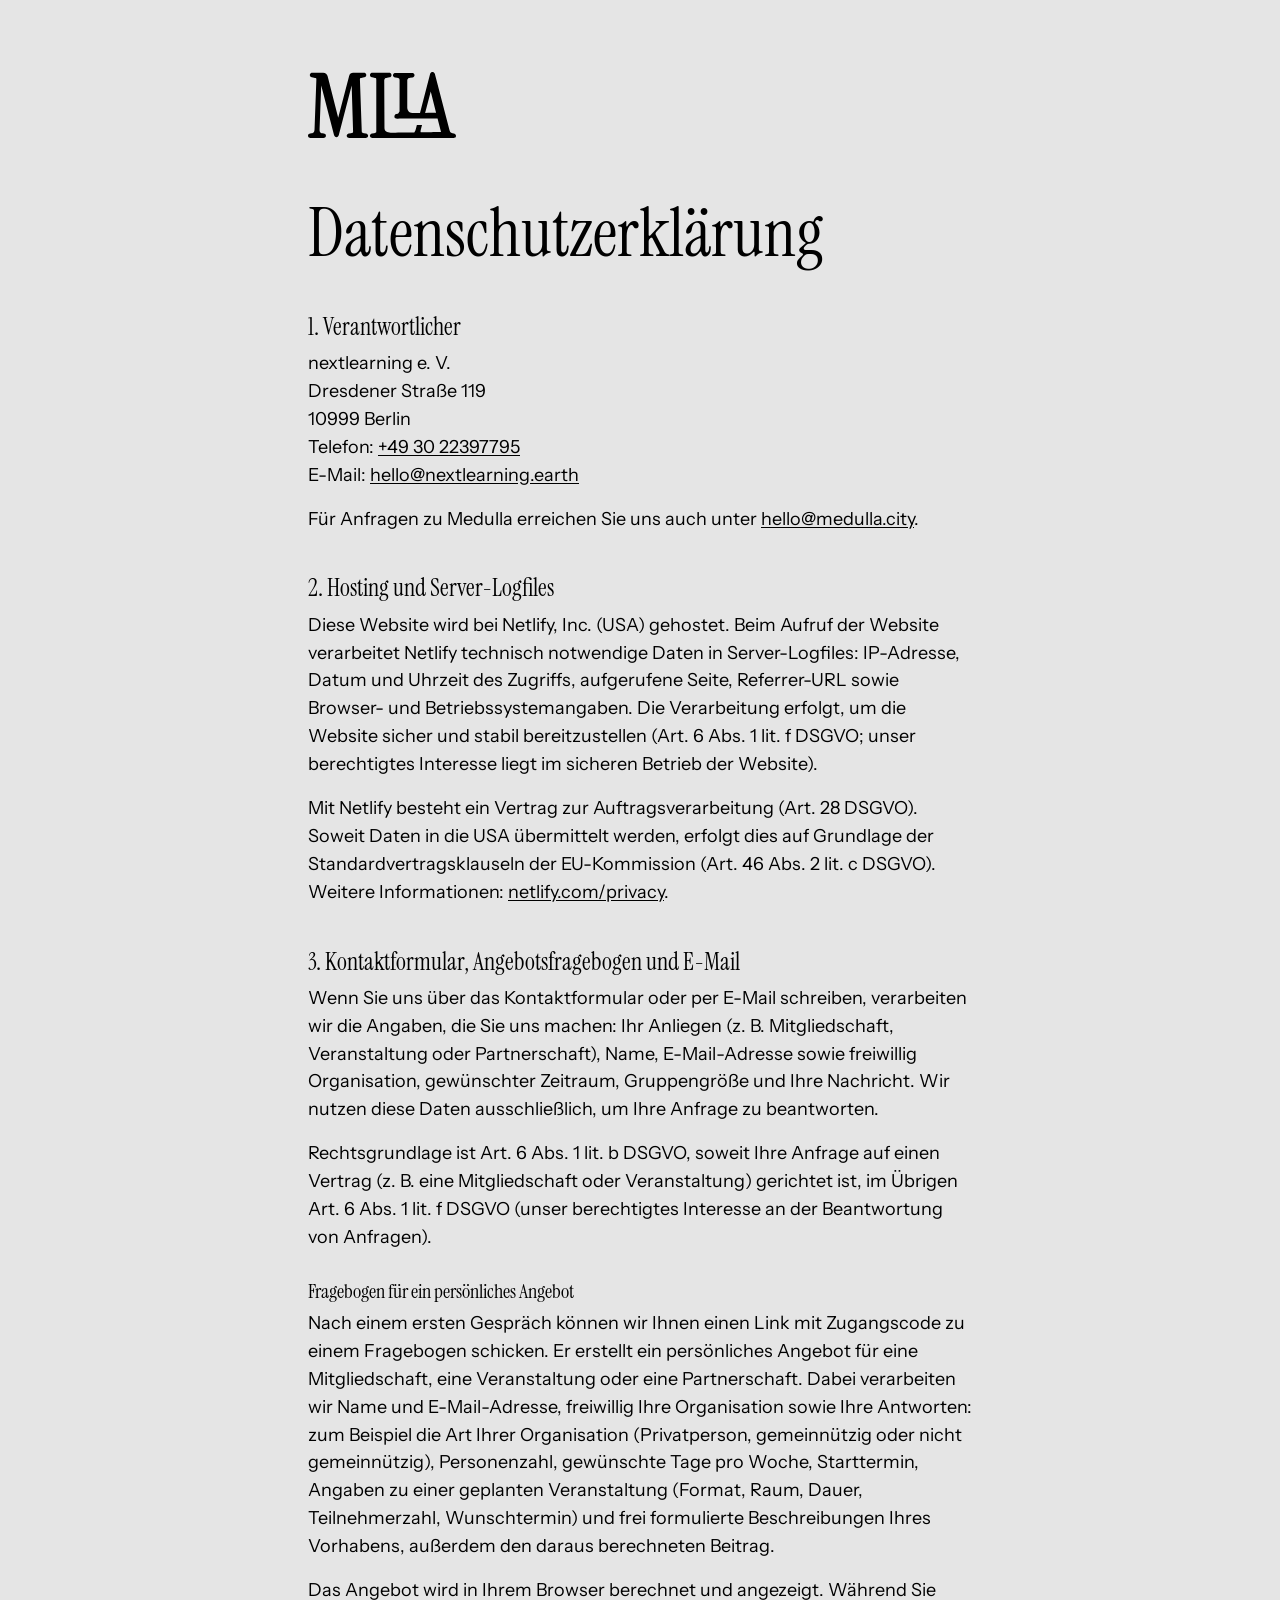
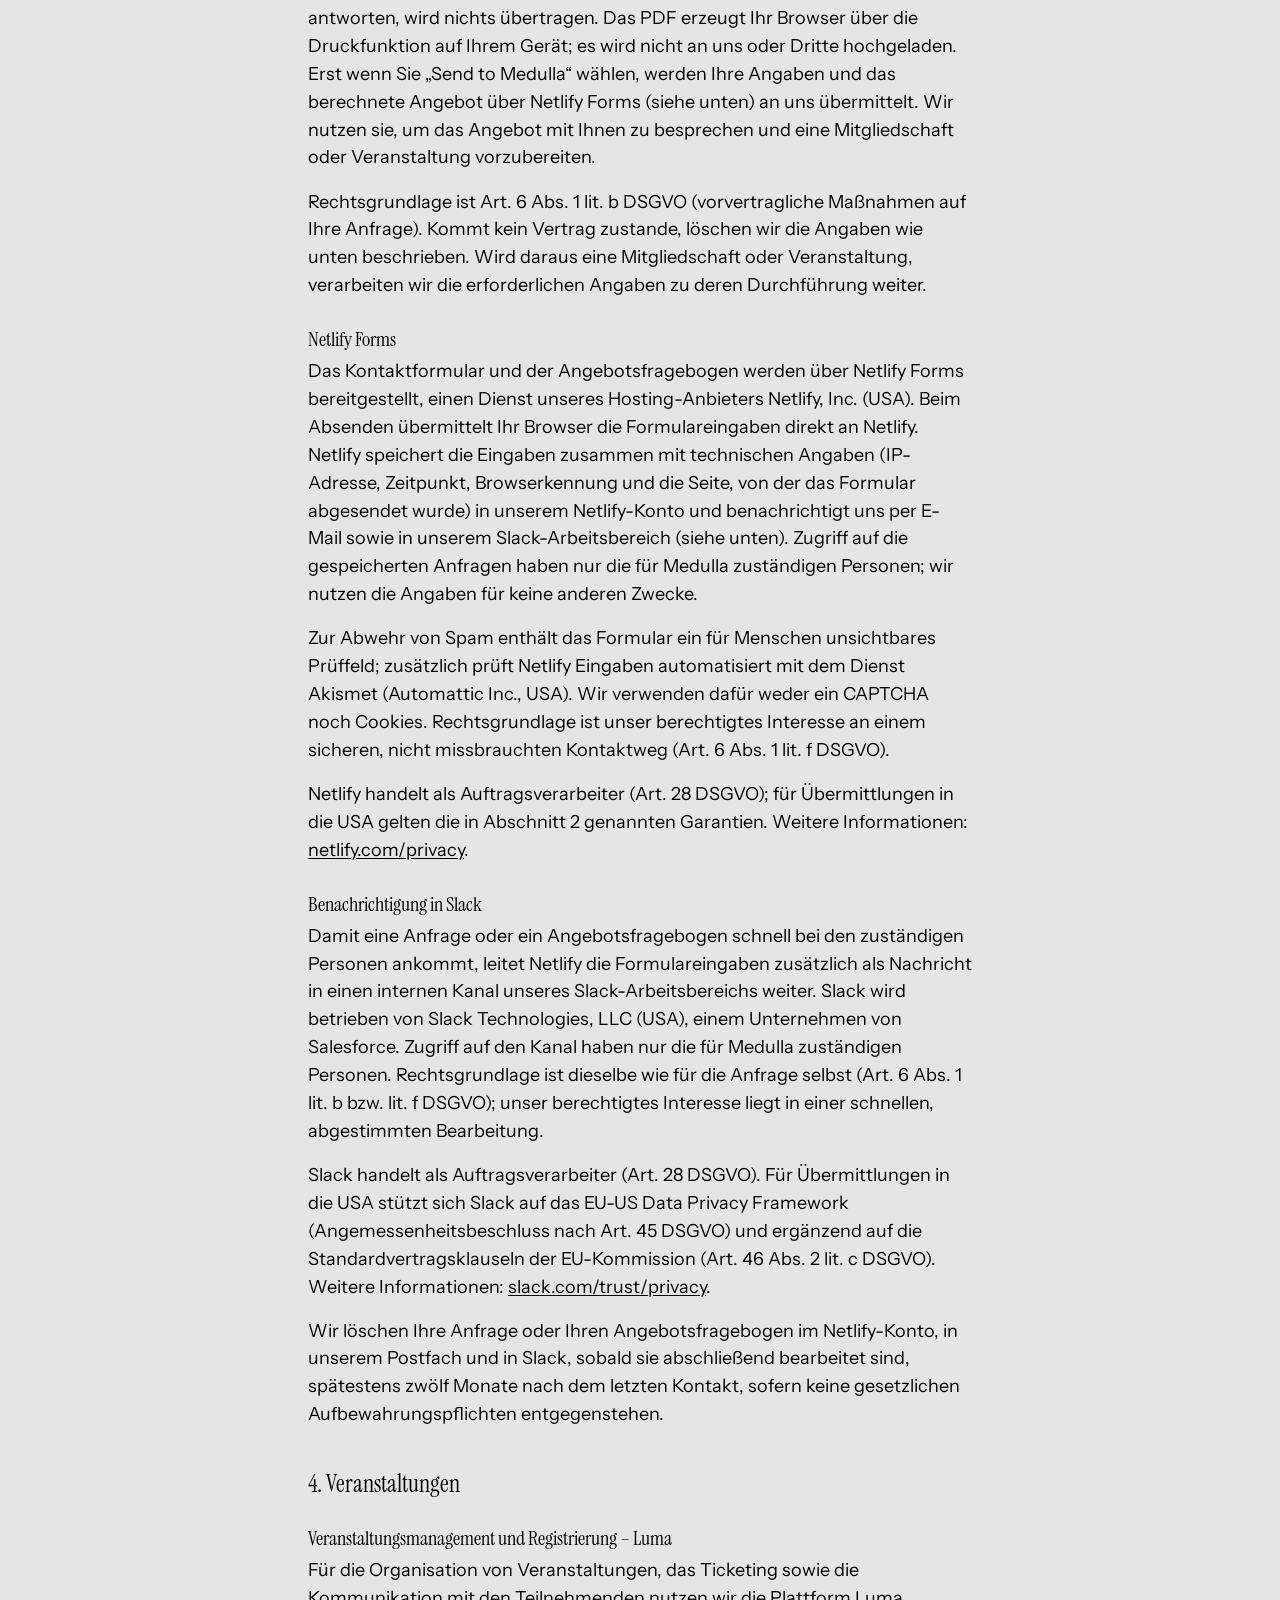
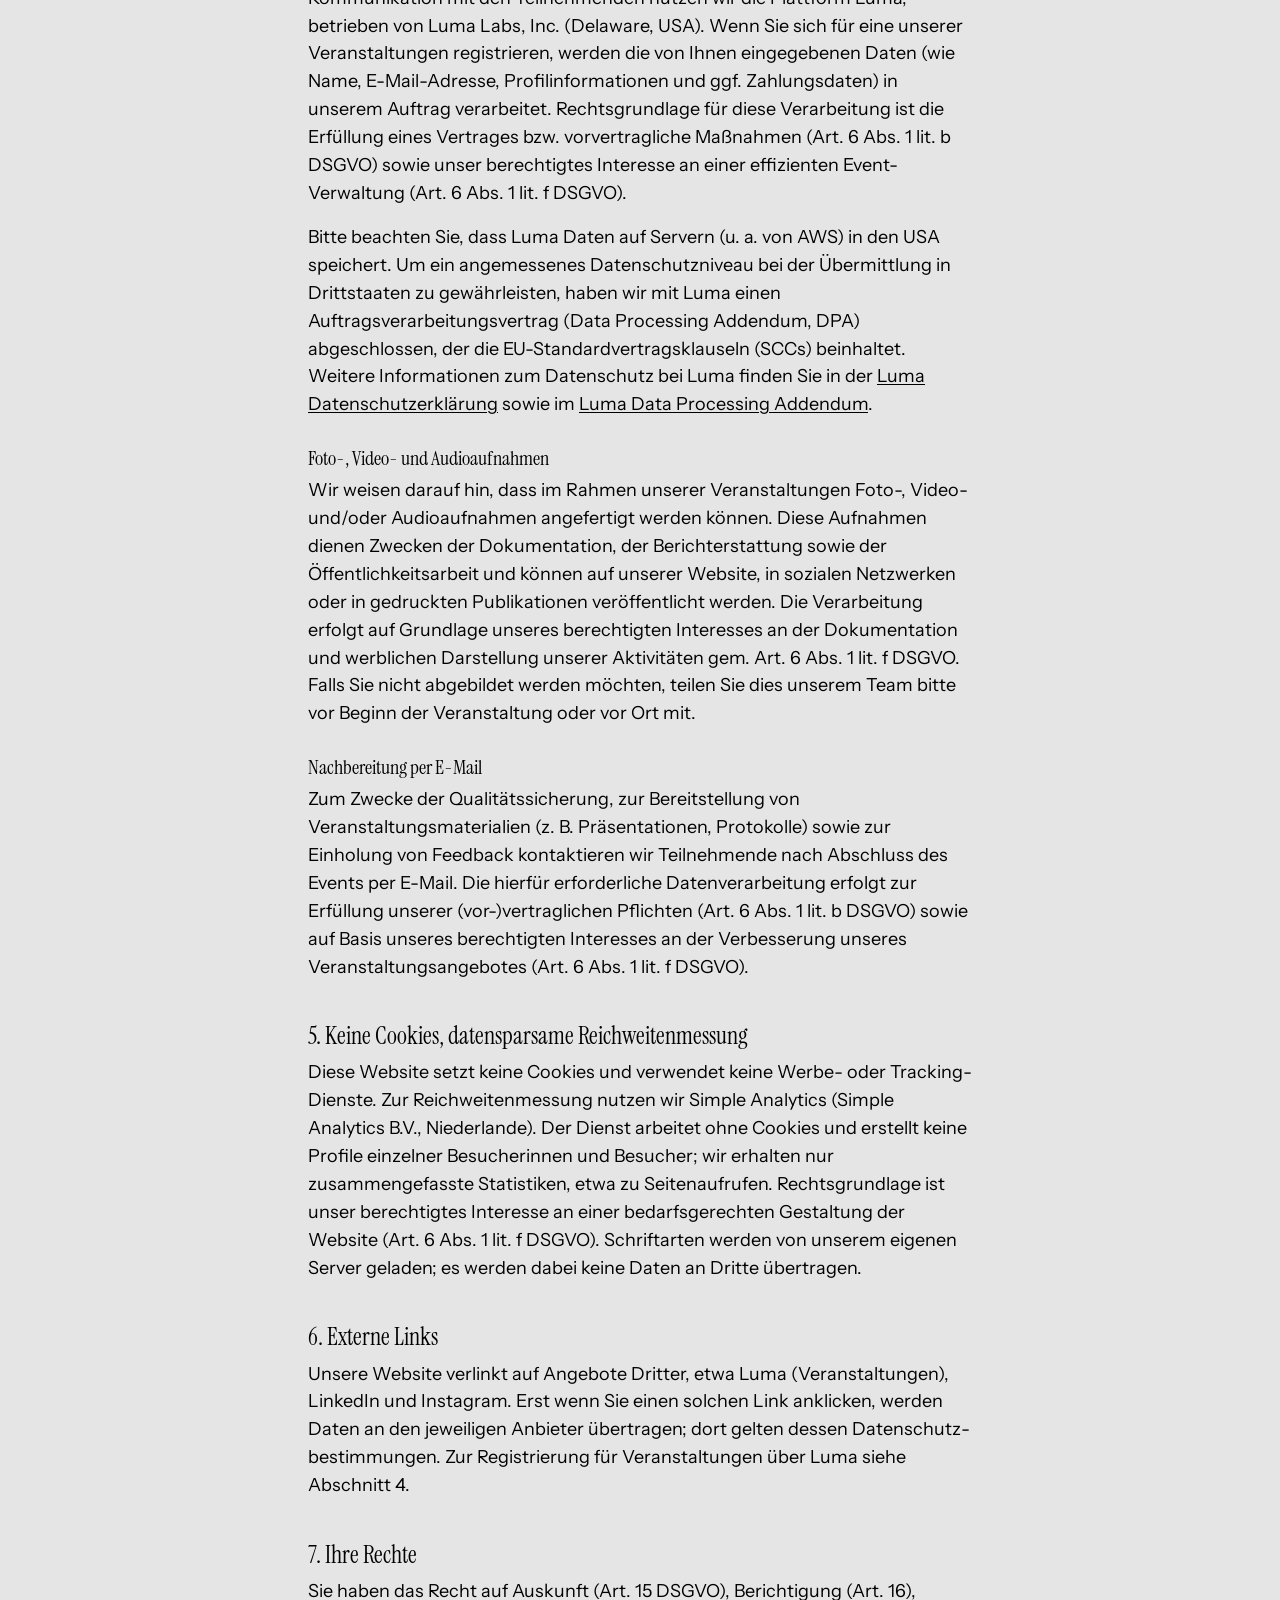
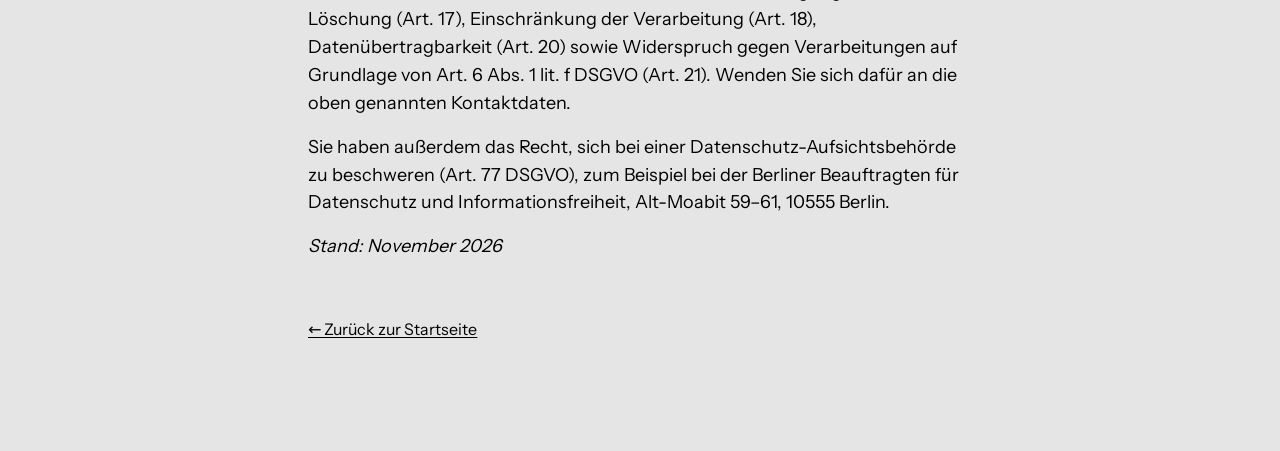
<file: datenschutz.html>
<!DOCTYPE html>
<html lang="de">
<head>
  <meta charset="UTF-8" />
  <meta name="viewport" content="width=device-width, initial-scale=1.0" />
  <title>Datenschutz — Medulla</title>
  <meta name="description" content="Datenschutzerklärung für medulla.city." />
  <meta name="robots" content="noindex, follow" />
  <meta name="theme-color" content="#E5E5E5" />
  <link rel="icon" type="image/png" sizes="32x32" href="/assets/icons/favicon-32.png" />
  <link rel="icon" type="image/png" sizes="192x192" href="/assets/icons/favicon-192.png" />
  <link rel="apple-touch-icon" href="/assets/icons/apple-touch-icon.png" />
  <link rel="preload" href="/assets/fonts/instrument-sans-latin-400-normal.woff2" as="font" type="font/woff2" crossorigin />
  <link rel="preload" href="/assets/fonts/instrument-serif-latin-400-normal.woff2" as="font" type="font/woff2" crossorigin />
  <link rel="stylesheet" href="/styles/main.css" />
  <!-- 100% privacy-first analytics -->
  <script async src="https://scripts.simpleanalyticscdn.com/latest.js"></script>
</head>
<body class="page-legal">
  <main class="legal">
    <a class="legal__logo" href="/" aria-label="Medulla — Startseite">
      <img src="/assets/logos/medulla-wordmark.svg" alt="Medulla" width="153" height="68" />
    </a>

    <h1>Datenschutz&shy;erklärung</h1>

    <h2>1. Verantwortlicher</h2>
    <address>
      nextlearning e. V.<br>
      Dresdener Straße 119<br>
      10999 Berlin<br>
      Telefon: <a href="tel:+493022397795">+49 30 22397795</a><br>
      E-Mail: <a href="mailto:hello@nextlearning.earth">hello@nextlearning.earth</a>
    </address>
    <p>Für Anfragen zu Medulla erreichen Sie uns auch unter <a href="mailto:hello@medulla.city">hello@medulla.city</a>.</p>

    <h2>2. Hosting und Server-Logfiles</h2>
    <p>Diese Website wird bei Netlify, Inc. (USA) gehostet. Beim Aufruf der Website verarbeitet Netlify technisch notwendige Daten in Server-Logfiles: IP-Adresse, Datum und Uhrzeit des Zugriffs, aufgerufene Seite, Referrer-URL sowie Browser- und Betriebssystem­angaben. Die Verarbeitung erfolgt, um die Website sicher und stabil bereitzustellen (Art. 6 Abs. 1 lit. f DSGVO; unser berechtigtes Interesse liegt im sicheren Betrieb der Website).</p>
    <p>Mit Netlify besteht ein Vertrag zur Auftragsverarbeitung (Art. 28 DSGVO). Soweit Daten in die USA übermittelt werden, erfolgt dies auf Grundlage der Standardvertrags­klauseln der EU-Kommission (Art. 46 Abs. 2 lit. c DSGVO). Weitere Informationen: <a href="https://www.netlify.com/privacy/">netlify.com/privacy</a>.</p>

    <h2>3. Kontaktformular, Angebotsfragebogen und E-Mail</h2>
    <p>Wenn Sie uns über das Kontaktformular oder per E-Mail schreiben, verarbeiten wir die Angaben, die Sie uns machen: Ihr Anliegen (z. B. Mitgliedschaft, Veranstaltung oder Partnerschaft), Name, E-Mail-Adresse sowie freiwillig Organisation, gewünschter Zeitraum, Gruppengröße und Ihre Nachricht. Wir nutzen diese Daten ausschließlich, um Ihre Anfrage zu beantworten.</p>
    <p>Rechtsgrundlage ist Art. 6 Abs. 1 lit. b DSGVO, soweit Ihre Anfrage auf einen Vertrag (z. B. eine Mitgliedschaft oder Veranstaltung) gerichtet ist, im Übrigen Art. 6 Abs. 1 lit. f DSGVO (unser berechtigtes Interesse an der Beantwortung von Anfragen).</p>

    <h3>Fragebogen für ein persönliches Angebot</h3>
    <p>Nach einem ersten Gespräch können wir Ihnen einen Link mit Zugangscode zu einem Fragebogen schicken. Er erstellt ein persönliches Angebot für eine Mitgliedschaft, eine Veranstaltung oder eine Partnerschaft. Dabei verarbeiten wir Name und E-Mail-Adresse, freiwillig Ihre Organisation sowie Ihre Antworten: zum Beispiel die Art Ihrer Organisation (Privatperson, gemeinnützig oder nicht gemeinnützig), Personenzahl, gewünschte Tage pro Woche, Starttermin, Angaben zu einer geplanten Veranstaltung (Format, Raum, Dauer, Teilnehmerzahl, Wunschtermin) und frei formulierte Beschreibungen Ihres Vorhabens, außerdem den daraus berechneten Beitrag.</p>
    <p>Das Angebot wird in Ihrem Browser berechnet und angezeigt. Während Sie antworten, wird nichts übertragen. Das PDF erzeugt Ihr Browser über die Druckfunktion auf Ihrem Gerät; es wird nicht an uns oder Dritte hochgeladen. Erst wenn Sie „Send to Medulla“ wählen, werden Ihre Angaben und das berechnete Angebot über Netlify Forms (siehe unten) an uns übermittelt. Wir nutzen sie, um das Angebot mit Ihnen zu besprechen und eine Mitgliedschaft oder Veranstaltung vorzubereiten.</p>
    <p>Rechtsgrundlage ist Art. 6 Abs. 1 lit. b DSGVO (vorvertragliche Maßnahmen auf Ihre Anfrage). Kommt kein Vertrag zustande, löschen wir die Angaben wie unten beschrieben. Wird daraus eine Mitgliedschaft oder Veranstaltung, verarbeiten wir die erforderlichen Angaben zu deren Durchführung weiter.</p>

    <h3>Netlify Forms</h3>
    <p>Das Kontaktformular und der Angebotsfragebogen werden über Netlify Forms bereitgestellt, einen Dienst unseres Hosting-Anbieters Netlify, Inc. (USA). Beim Absenden übermittelt Ihr Browser die Formulareingaben direkt an Netlify. Netlify speichert die Eingaben zusammen mit technischen Angaben (IP-Adresse, Zeitpunkt, Browserkennung und die Seite, von der das Formular abgesendet wurde) in unserem Netlify-Konto und benachrichtigt uns per E-Mail sowie in unserem Slack-Arbeitsbereich (siehe unten). Zugriff auf die gespeicherten Anfragen haben nur die für Medulla zuständigen Personen; wir nutzen die Angaben für keine anderen Zwecke.</p>
    <p>Zur Abwehr von Spam enthält das Formular ein für Menschen unsichtbares Prüffeld; zusätzlich prüft Netlify Eingaben automatisiert mit dem Dienst Akismet (Automattic Inc., USA). Wir verwenden dafür weder ein CAPTCHA noch Cookies. Rechtsgrundlage ist unser berechtigtes Interesse an einem sicheren, nicht missbrauchten Kontaktweg (Art. 6 Abs. 1 lit. f DSGVO).</p>
    <p>Netlify handelt als Auftragsverarbeiter (Art. 28 DSGVO); für Übermittlungen in die USA gelten die in Abschnitt 2 genannten Garantien. Weitere Informationen: <a href="https://www.netlify.com/privacy/">netlify.com/privacy</a>.</p>
    <h3>Benachrichtigung in Slack</h3>
    <p>Damit eine Anfrage oder ein Angebotsfragebogen schnell bei den zuständigen Personen ankommt, leitet Netlify die Formulareingaben zusätzlich als Nachricht in einen internen Kanal unseres Slack-Arbeitsbereichs weiter. Slack wird betrieben von Slack Technologies, LLC (USA), einem Unternehmen von Salesforce. Zugriff auf den Kanal haben nur die für Medulla zuständigen Personen. Rechtsgrundlage ist dieselbe wie für die Anfrage selbst (Art. 6 Abs. 1 lit. b bzw. lit. f DSGVO); unser berechtigtes Interesse liegt in einer schnellen, abgestimmten Bearbeitung.</p>
    <p>Slack handelt als Auftragsverarbeiter (Art. 28 DSGVO). Für Übermittlungen in die USA stützt sich Slack auf das EU-US Data Privacy Framework (Angemessenheitsbeschluss nach Art. 45 DSGVO) und ergänzend auf die Standardvertragsklauseln der EU-Kommission (Art. 46 Abs. 2 lit. c DSGVO). Weitere Informationen: <a href="https://slack.com/trust/privacy/privacy-policy">slack.com/trust/privacy</a>.</p>

    <p>Wir löschen Ihre Anfrage oder Ihren Angebotsfragebogen im Netlify-Konto, in unserem Postfach und in Slack, sobald sie abschließend bearbeitet sind, spätestens zwölf Monate nach dem letzten Kontakt, sofern keine gesetzlichen Aufbewahrungs&shy;pflichten entgegenstehen.</p>

    <h2>4. Veranstaltungen</h2>

    <h3>Veranstaltungsmanagement und Registrierung – Luma</h3>
    <p>Für die Organisation von Veranstaltungen, das Ticketing sowie die Kommunikation mit den Teilnehmenden nutzen wir die Plattform Luma, betrieben von Luma Labs, Inc. (Delaware, USA). Wenn Sie sich für eine unserer Veranstaltungen registrieren, werden die von Ihnen eingegebenen Daten (wie Name, E-Mail-Adresse, Profilinformationen und ggf. Zahlungsdaten) in unserem Auftrag verarbeitet. Rechtsgrundlage für diese Verarbeitung ist die Erfüllung eines Vertrages bzw. vorvertragliche Maßnahmen (Art. 6 Abs. 1 lit. b DSGVO) sowie unser berechtigtes Interesse an einer effizienten Event-Verwaltung (Art. 6 Abs. 1 lit. f DSGVO).</p>
    <p>Bitte beachten Sie, dass Luma Daten auf Servern (u. a. von AWS) in den USA speichert. Um ein angemessenes Datenschutzniveau bei der Übermittlung in Drittstaaten zu gewährleisten, haben wir mit Luma einen Auftragsverarbeitungsvertrag (Data Processing Addendum, DPA) abgeschlossen, der die EU-Standardvertragsklauseln (SCCs) beinhaltet. Weitere Informationen zum Datenschutz bei Luma finden Sie in der <a href="https://luma.com/privacy-policy">Luma Datenschutzerklärung</a> sowie im <a href="https://luma.com/dpa">Luma Data Processing Addendum</a>.</p>

    <h3>Foto-, Video- und Audioaufnahmen</h3>
    <p>Wir weisen darauf hin, dass im Rahmen unserer Veranstaltungen Foto-, Video- und/oder Audioaufnahmen angefertigt werden können. Diese Aufnahmen dienen Zwecken der Dokumentation, der Berichterstattung sowie der Öffentlichkeitsarbeit und können auf unserer Website, in sozialen Netzwerken oder in gedruckten Publikationen veröffentlicht werden. Die Verarbeitung erfolgt auf Grundlage unseres berechtigten Interesses an der Dokumentation und werblichen Darstellung unserer Aktivitäten gem. Art. 6 Abs. 1 lit. f DSGVO. Falls Sie nicht abgebildet werden möchten, teilen Sie dies unserem Team bitte vor Beginn der Veranstaltung oder vor Ort mit.</p>

    <h3>Nachbereitung per E-Mail</h3>
    <p>Zum Zwecke der Qualitätssicherung, zur Bereitstellung von Veranstaltungsmaterialien (z. B. Präsentationen, Protokolle) sowie zur Einholung von Feedback kontaktieren wir Teilnehmende nach Abschluss des Events per E-Mail. Die hierfür erforderliche Datenverarbeitung erfolgt zur Erfüllung unserer (vor-)vertraglichen Pflichten (Art. 6 Abs. 1 lit. b DSGVO) sowie auf Basis unseres berechtigten Interesses an der Verbesserung unseres Veranstaltungsangebotes (Art. 6 Abs. 1 lit. f DSGVO).</p>

    <h2>5. Keine Cookies, datensparsame Reichweitenmessung</h2>
    <p>Diese Website setzt keine Cookies und verwendet keine Werbe- oder Tracking-Dienste. Zur Reichweitenmessung nutzen wir Simple Analytics (Simple Analytics B.V., Niederlande). Der Dienst arbeitet ohne Cookies und erstellt keine Profile einzelner Besucherinnen und Besucher; wir erhalten nur zusammengefasste Statistiken, etwa zu Seitenaufrufen. Rechtsgrundlage ist unser berechtigtes Interesse an einer bedarfsgerechten Gestaltung der Website (Art. 6 Abs. 1 lit. f DSGVO). Schriftarten werden von unserem eigenen Server geladen; es werden dabei keine Daten an Dritte übertragen.</p>

    <h2>6. Externe Links</h2>
    <p>Unsere Website verlinkt auf Angebote Dritter, etwa Luma (Veranstaltungen), LinkedIn und Instagram. Erst wenn Sie einen solchen Link anklicken, werden Daten an den jeweiligen Anbieter übertragen; dort gelten dessen Datenschutz&shy;bestimmungen. Zur Registrierung für Veranstaltungen über Luma siehe Abschnitt 4.</p>

    <h2>7. Ihre Rechte</h2>
    <p>Sie haben das Recht auf Auskunft (Art. 15 DSGVO), Berichtigung (Art. 16), Löschung (Art. 17), Einschränkung der Verarbeitung (Art. 18), Datenübertragbarkeit (Art. 20) sowie Widerspruch gegen Verarbeitungen auf Grundlage von Art. 6 Abs. 1 lit. f DSGVO (Art. 21). Wenden Sie sich dafür an die oben genannten Kontaktdaten.</p>
    <p>Sie haben außerdem das Recht, sich bei einer Datenschutz-Aufsichtsbehörde zu beschweren (Art. 77 DSGVO), zum Beispiel bei der Berliner Beauftragten für Datenschutz und Informationsfreiheit, Alt-Moabit 59–61, 10555 Berlin.</p>

    <p><em>Stand: November 2026</em></p>

    <a class="legal__back" href="/">← Zurück zur Startseite</a>
  </main>
</body>
</html>
</file>
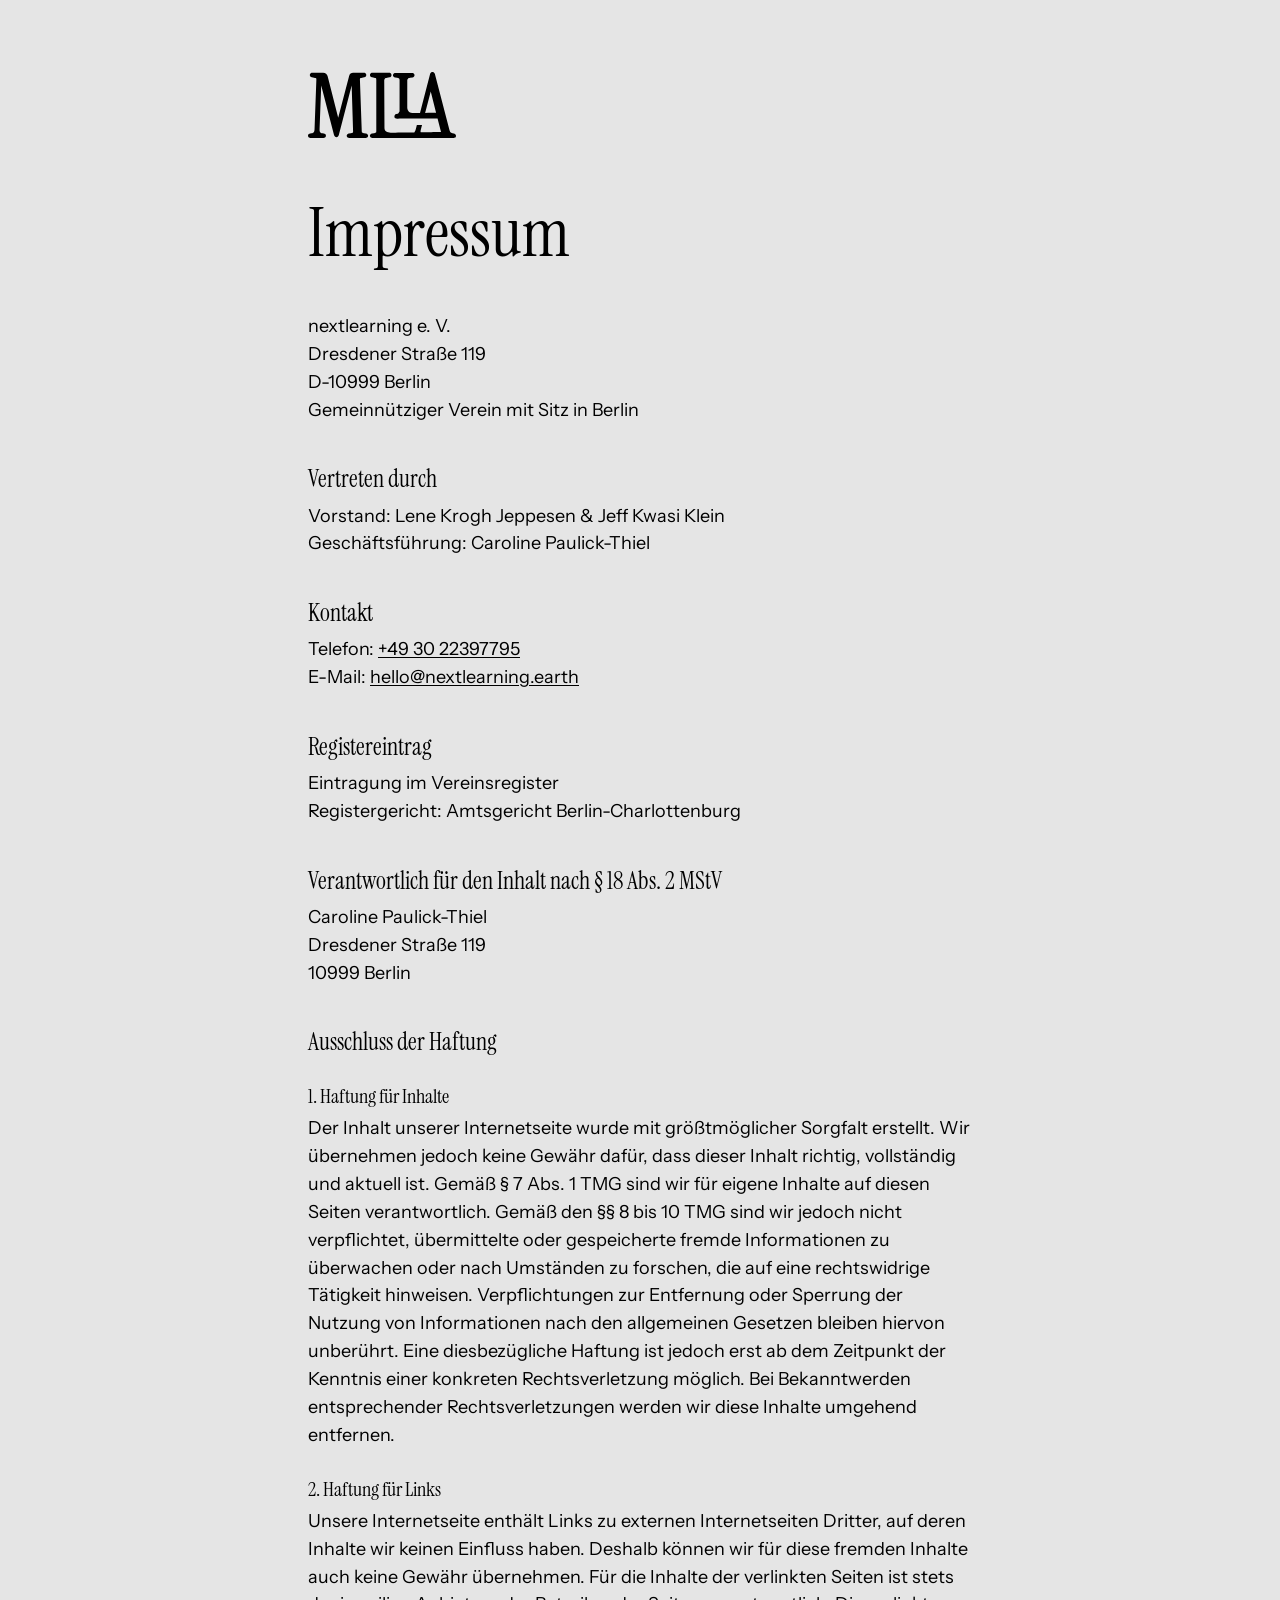
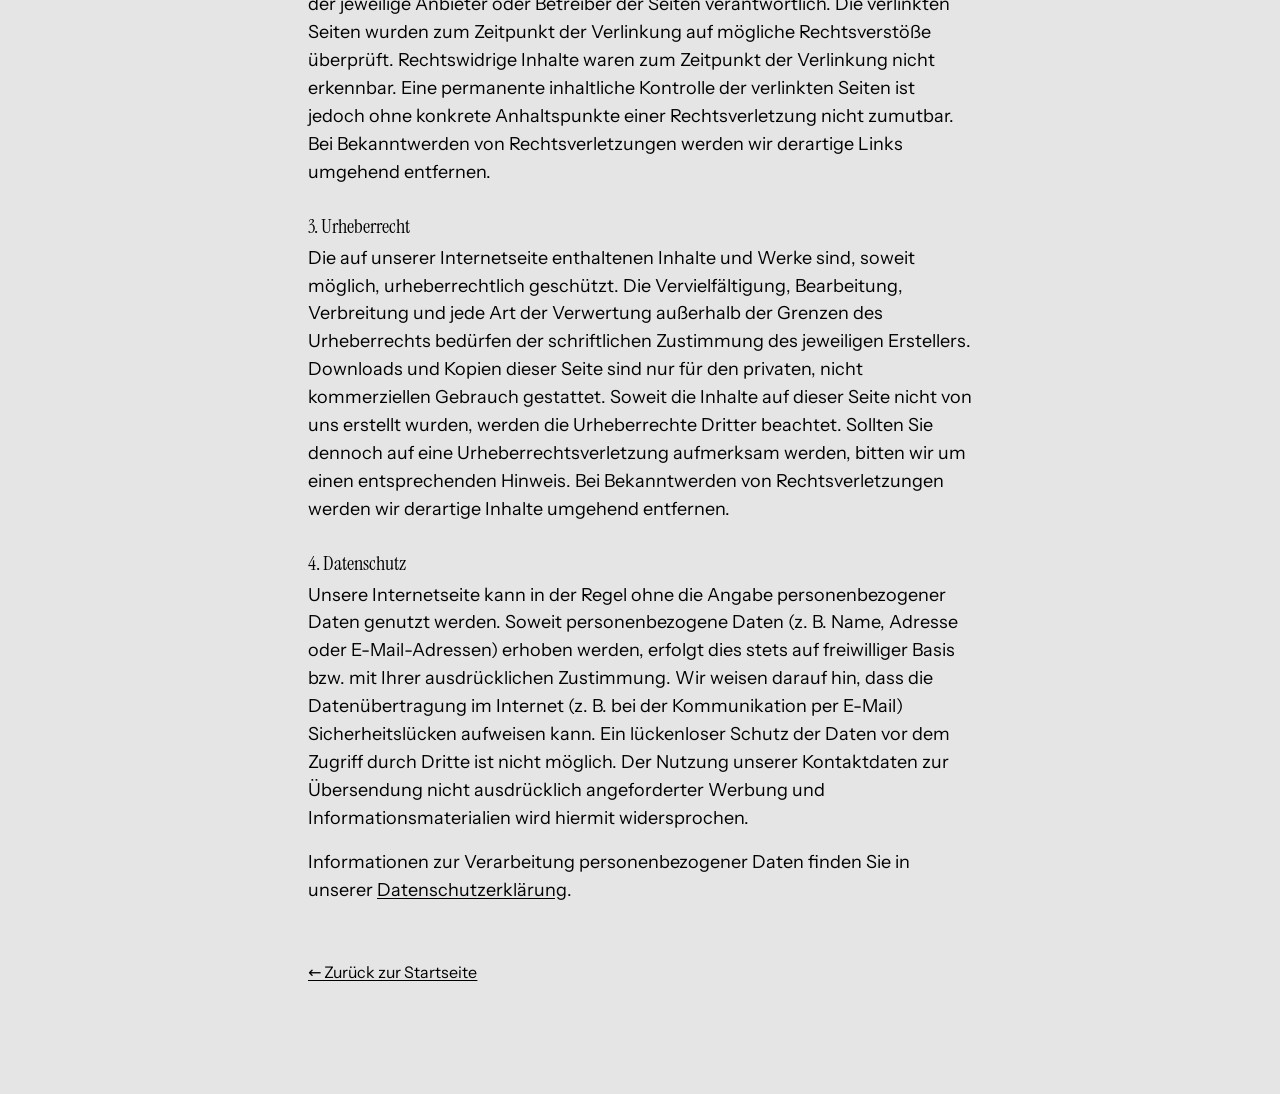
<file: impressum.html>
<!DOCTYPE html>
<html lang="de">
<head>
  <meta charset="UTF-8" />
  <meta name="viewport" content="width=device-width, initial-scale=1.0" />

  <title>Impressum — Medulla</title>
  <meta name="description" content="Impressum und rechtliche Angaben für medulla.city." />
  <meta name="robots" content="noindex, follow" />

  <meta name="theme-color" content="#E5E5E5" />
  <link rel="icon" type="image/png" sizes="32x32" href="assets/icons/favicon-32.png" />
  <link rel="icon" type="image/png" sizes="192x192" href="assets/icons/favicon-192.png" />
  <link rel="apple-touch-icon" href="assets/icons/apple-touch-icon.png" />

  <link rel="preload" href="assets/fonts/instrument-sans-latin-400-normal.woff2" as="font" type="font/woff2" crossorigin />
  <link rel="preload" href="assets/fonts/instrument-serif-latin-400-normal.woff2" as="font" type="font/woff2" crossorigin />

  <link rel="stylesheet" href="styles/main.css" />
  <!-- 100% privacy-first analytics -->
  <script async src="https://scripts.simpleanalyticscdn.com/latest.js"></script>
</head>
<body class="page-legal">
  <main class="legal">
    <a class="legal__logo" href="/" aria-label="Medulla — Startseite">
      <img src="assets/logos/medulla-wordmark.svg" alt="Medulla" width="153" height="68" />
    </a>

    <h1>Impressum</h1>

    <address>
      nextlearning e. V.<br>
      Dresdener Straße 119<br>
      D-10999 Berlin<br>
      Gemeinnütziger Verein mit Sitz in Berlin
    </address>

    <h2>Vertreten durch</h2>
    <p>
      Vorstand: Lene Krogh Jeppesen &amp; Jeff Kwasi Klein<br>
      Geschäftsführung: Caroline Paulick-Thiel
    </p>

    <h2>Kontakt</h2>
    <p>
      Telefon: <a href="tel:+493022397795">+49 30 22397795</a><br>
      E-Mail: <a href="mailto:hello@nextlearning.earth">hello@nextlearning.earth</a>
    </p>

    <h2>Registereintrag</h2>
    <p>
      Eintragung im Vereinsregister<br>
      Registergericht: Amtsgericht Berlin-Charlottenburg
    </p>

    <h2>Verantwortlich für den Inhalt nach § 18 Abs. 2 MStV</h2>
    <address>
      Caroline Paulick-Thiel<br>
      Dresdener Straße 119<br>
      10999 Berlin
    </address>

    <h2>Ausschluss der Haftung</h2>

    <h3>1. Haftung für Inhalte</h3>
    <p>Der Inhalt unserer Internetseite wurde mit größtmöglicher Sorgfalt erstellt. Wir übernehmen jedoch keine Gewähr dafür, dass dieser Inhalt richtig, vollständig und aktuell ist. Gemäß § 7 Abs. 1 TMG sind wir für eigene Inhalte auf diesen Seiten verantwortlich. Gemäß den §§ 8 bis 10 TMG sind wir jedoch nicht verpflichtet, übermittelte oder gespeicherte fremde Informationen zu überwachen oder nach Umständen zu forschen, die auf eine rechtswidrige Tätigkeit hinweisen. Verpflichtungen zur Entfernung oder Sperrung der Nutzung von Informationen nach den allgemeinen Gesetzen bleiben hiervon unberührt. Eine diesbezügliche Haftung ist jedoch erst ab dem Zeitpunkt der Kenntnis einer konkreten Rechtsverletzung möglich. Bei Bekanntwerden entsprechender Rechtsverletzungen werden wir diese Inhalte umgehend entfernen.</p>

    <h3>2. Haftung für Links</h3>
    <p>Unsere Internetseite enthält Links zu externen Internetseiten Dritter, auf deren Inhalte wir keinen Einfluss haben. Deshalb können wir für diese fremden Inhalte auch keine Gewähr übernehmen. Für die Inhalte der verlinkten Seiten ist stets der jeweilige Anbieter oder Betreiber der Seiten verantwortlich. Die verlinkten Seiten wurden zum Zeitpunkt der Verlinkung auf mögliche Rechtsverstöße überprüft. Rechtswidrige Inhalte waren zum Zeitpunkt der Verlinkung nicht erkennbar. Eine permanente inhaltliche Kontrolle der verlinkten Seiten ist jedoch ohne konkrete Anhaltspunkte einer Rechtsverletzung nicht zumutbar. Bei Bekanntwerden von Rechtsverletzungen werden wir derartige Links umgehend entfernen.</p>

    <h3>3. Urheberrecht</h3>
    <p>Die auf unserer Internetseite enthaltenen Inhalte und Werke sind, soweit möglich, urheberrechtlich geschützt. Die Vervielfältigung, Bearbeitung, Verbreitung und jede Art der Verwertung außerhalb der Grenzen des Urheberrechts bedürfen der schriftlichen Zustimmung des jeweiligen Erstellers. Downloads und Kopien dieser Seite sind nur für den privaten, nicht kommerziellen Gebrauch gestattet. Soweit die Inhalte auf dieser Seite nicht von uns erstellt wurden, werden die Urheberrechte Dritter beachtet. Sollten Sie dennoch auf eine Urheberrechtsverletzung aufmerksam werden, bitten wir um einen entsprechenden Hinweis. Bei Bekanntwerden von Rechtsverletzungen werden wir derartige Inhalte umgehend entfernen.</p>

    <h3>4. Datenschutz</h3>
    <p>Unsere Internetseite kann in der Regel ohne die Angabe personenbezogener Daten genutzt werden. Soweit personenbezogene Daten (z. B. Name, Adresse oder E-Mail-Adressen) erhoben werden, erfolgt dies stets auf freiwilliger Basis bzw. mit Ihrer ausdrücklichen Zustimmung. Wir weisen darauf hin, dass die Datenübertragung im Internet (z. B. bei der Kommunikation per E-Mail) Sicherheitslücken aufweisen kann. Ein lückenloser Schutz der Daten vor dem Zugriff durch Dritte ist nicht möglich. Der Nutzung unserer Kontaktdaten zur Übersendung nicht ausdrücklich angeforderter Werbung und Informationsmaterialien wird hiermit widersprochen.</p>

    <p>Informationen zur Verarbeitung personenbezogener Daten finden Sie in unserer <a href="/datenschutz">Datenschutzerklärung</a>.</p>

    <a class="legal__back" href="/">← Zurück zur Startseite</a>
  </main>
</body>
</html>
</file>
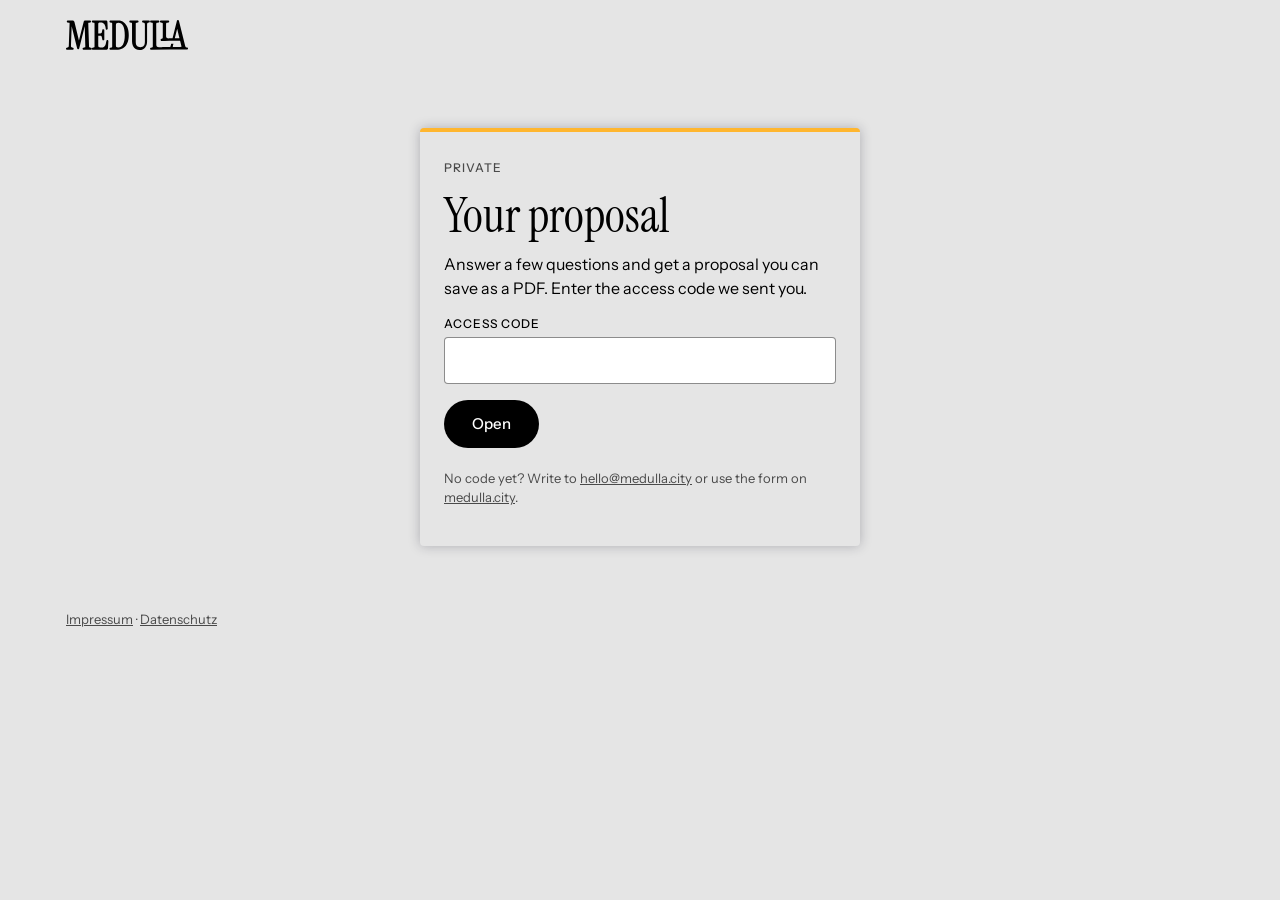
<file: proposal.html>
<!doctype html>
<html lang="en">
<head>
  <meta charset="utf-8" />
  <meta name="viewport" content="width=device-width, initial-scale=1, viewport-fit=cover" />
  <meta name="robots" content="noindex, nofollow, noarchive" />
  <title>Your proposal — Medulla, Berlin</title>
  <meta name="description" content="A private questionnaire. Access code required." />
  <link rel="icon" type="image/png" sizes="32x32" href="/assets/icons/favicon-32.png" />
  <link rel="stylesheet" href="/styles/proposal.css" />
  <script async src="https://scripts.simpleanalyticscdn.com/latest.js"></script>
</head>
<body>
  <!-- Line icons on a growing-things theme: 24px grid, drawn with currentColor -->
  <svg width="0" height="0" style="position:absolute" aria-hidden="true">
    <defs>
      <symbol id="i-sprout" viewBox="0 0 24 24"><path d="M12 21v-9"/><path d="M12 13c-4.5 0-7-2.5-7-7 4.5 0 7 2.5 7 7z"/><path d="M12 11c0-4 2.4-6.5 7-6.5 0 4.2-2.6 6.5-7 6.5z"/><path d="M8 21h8"/></symbol>
      <symbol id="i-gather" viewBox="0 0 24 24"><circle cx="12" cy="12" r="2.6"/><circle cx="12" cy="4.5" r="1.4"/><circle cx="18.5" cy="8.2" r="1.4"/><circle cx="18.5" cy="15.8" r="1.4"/><circle cx="12" cy="19.5" r="1.4"/><circle cx="5.5" cy="15.8" r="1.4"/><circle cx="5.5" cy="8.2" r="1.4"/></symbol>
      <symbol id="i-weave" viewBox="0 0 24 24"><path d="M4 20C4 12 20 12 20 4"/><path d="M20 20C20 12 4 12 4 4"/><circle cx="4" cy="3.5" r="1.2"/><circle cx="20" cy="3.5" r="1.2"/></symbol>
      <symbol id="i-seed" viewBox="0 0 24 24"><path d="M12 3.5c3.6 3.6 3.6 10.4 0 14-3.6-3.6-3.6-10.4 0-14z"/><path d="M12 17.5V21"/></symbol>
      <symbol id="i-leaf" viewBox="0 0 24 24"><path d="M5 19C5 10 10.5 5 19 5c0 8.5-5 14-14 14z"/><path d="M5 19l8.5-8.5"/></symbol>
      <symbol id="i-branches" viewBox="0 0 24 24"><path d="M12 21V9"/><path d="M12 15l-6-5"/><path d="M12 13l6-5"/><circle cx="12" cy="6.5" r="2.3"/><circle cx="5" cy="8.5" r="1.8"/><circle cx="19" cy="6.5" r="1.8"/></symbol>
      <symbol id="i-together" viewBox="0 0 24 24"><circle cx="9" cy="12" r="5.5"/><circle cx="15" cy="12" r="5.5"/></symbol>
      <symbol id="i-flag" viewBox="0 0 24 24"><path d="M6 21V4"/><path d="M6 4.5h11l-2.2 4 2.2 4H6"/></symbol>
      <symbol id="i-clock" viewBox="0 0 24 24"><circle cx="12" cy="12" r="8"/><path d="M12 7.5V12l3 2"/></symbol>
      <symbol id="i-sun" viewBox="0 0 24 24"><circle cx="12" cy="12" r="3.6"/><path d="M12 3v2M12 19v2M3 12h2M19 12h2M5.6 5.6 7 7M17 17l1.4 1.4M5.6 18.4 7 17M17 7l1.4-1.4"/></symbol>
      <symbol id="i-fruit" viewBox="0 0 24 24"><path d="M12 8.5c-4.4 0-7 2.8-7 6.4S8 21 12 21s7-2.5 7-6.1-2.6-6.4-7-6.4z"/><path d="M12 8.5c0-2.6 1-4.3 3-5.2"/><path d="M11.6 8c-2.2-.3-3.7-1.7-4.1-3.7 2.1.2 3.7 1.5 4.1 3.7z"/></symbol>
      <symbol id="i-restart" viewBox="0 0 24 24"><path d="M4.5 12a7.5 7.5 0 1 0 2.4-5.5"/><path d="M4.5 4v4.5H9"/></symbol>
    </defs>
  </svg>
  <a class="skip" href="#main">Skip to content</a>
  <header class="top">
    <a href="/" aria-label="Medulla home"><img src="/assets/logos/medulla-wordmark-wide.svg" alt="Medulla" width="150" height="37" /></a>
  </header>

  <main id="main">
    <!-- 1. Access code -->
    <form class="gate" id="gate" autocomplete="off">
      <p class="kicker">Private</p>
      <h1>Your proposal</h1>
      <p>Answer a few questions and get a proposal you can save as a PDF. Enter the access code we sent you.</p>
      <label for="code">Access code</label>
      <input id="code" name="code" type="text" autocapitalize="off" autocorrect="off" spellcheck="false" aria-describedby="gate-msg" required />
      <button type="submit" id="open">Open</button>
      <p class="msg" id="gate-msg" role="alert"></p>
      <p class="fine">No code yet? Write to <a href="mailto:hello@medulla.city">hello@medulla.city</a> or use the form on <a href="/">medulla.city</a>.</p>
    </form>

    <!-- 2. The journey: one fork at a time, the path so far above it -->
    <div class="layout" id="app" hidden>
      <div class="journey">
        <p class="kicker">Private</p>
        <h1>Your proposal</h1>
        <p class="lede">One question at a time. You can go back and change any answer.</p>

        <ol class="trail" id="trail" aria-label="Your path so far"></ol>

        <form class="q" id="q" novalidate>
          <fieldset class="step" data-step="about" tabindex="-1" hidden>
            <legend class="step__q">First, who are we talking to?</legend>
            <label for="f-name">Your name</label>
            <input id="f-name" name="name" autocomplete="name" enterkeyhint="next" />
            <label for="f-email">Email</label>
            <input id="f-email" name="email" type="email" autocomplete="email" enterkeyhint="next" />
            <label for="f-org">Organisation <span class="opt">optional</span></label>
            <input id="f-org" name="organisation" autocomplete="organization" enterkeyhint="next" />
            <p class="fine">Nothing is sent while you answer. We only see your details if you send them at the end, and we use them only to talk about this proposal. <a href="/datenschutz">Privacy notice</a></p>
          </fieldset>

          <fieldset class="step" data-step="path" tabindex="-1" hidden>
            <legend class="step__q">How would you like to be part of Medulla?</legend>
            <div class="choices">
              <label class="choice"><input type="radio" name="path" value="join" /><span>Join the community<small>Work here up to 2 days a week, or 3 or more.</small></span><svg class="ico" aria-hidden="true"><use href="#i-sprout"/></svg></label>
              <label class="choice"><input type="radio" name="path" value="host" /><span>Host a gathering<small>A talk, workshop or session for people to learn together.</small></span><svg class="ico" aria-hidden="true"><use href="#i-gather"/></svg></label>
              <label class="choice"><input type="radio" name="path" value="partner" /><span>Partner with us<small>A project, programme, residency or funding.</small></span><svg class="ico" aria-hidden="true"><use href="#i-weave"/></svg></label>
            </div>
          </fieldset>

          <fieldset class="step" data-step="contact" tabindex="-1" hidden>
            <legend class="step__q">Are you already in touch with someone at Medulla?</legend>
            <div class="choices">
              <label class="choice"><input type="radio" name="contact" value="yes" data-then="#f-contact" /><span>Yes<small>Tell us who, and they’ll follow up with you.</small></span></label>
              <label class="choice"><input type="radio" name="contact" value="no" /><span>Not yet<small>Please connect me with someone from the Medulla team.</small></span></label>
            </div>
            <div class="after" data-contact hidden>
              <label for="f-contact">Who is it?</label>
              <input id="f-contact" name="contactName" autocomplete="off" enterkeyhint="next" />
            </div>
          </fieldset>

          <fieldset class="step" data-step="payer" tabindex="-1" hidden>
            <legend class="step__q">Who is contributing?</legend>
            <div class="choices">
              <label class="choice"><input type="radio" name="payer" value="individual" /><span>Me, from my own pocket</span><svg class="ico" aria-hidden="true"><use href="#i-seed"/></svg></label>
              <label class="choice"><input type="radio" name="payer" value="nonprofit" /><span>A non-profit organisation</span><svg class="ico" aria-hidden="true"><use href="#i-leaf"/></svg></label>
              <label class="choice"><input type="radio" name="payer" value="forprofit" /><span>A for-profit organisation</span><svg class="ico" aria-hidden="true"><use href="#i-branches"/></svg></label>
            </div>
          </fieldset>

          <fieldset class="step" data-step="people" tabindex="-1" hidden>
            <legend class="step__q" id="lg-people">How many of you would work here?</legend>
            <div class="stepper">
              <button type="button" class="stepper__btn" data-nudge="-1" aria-label="One fewer">−</button>
              <input class="short" id="f-people" name="people" type="number" min="1" max="30" value="1" inputmode="numeric" aria-labelledby="lg-people" />
              <button type="button" class="stepper__btn" data-nudge="1" aria-label="One more">+</button>
            </div>
          </fieldset>

          <fieldset class="step" data-step="days" tabindex="-1" hidden>
            <legend class="step__q">How often will you be here?</legend>
            <div class="choices">
              <label class="choice choice--photo"><img src="/assets/images/figma/card-garden-800.webp" alt="" loading="lazy" width="800" height="533" /><input type="radio" name="days" value="upTo2" /><span>Up to 2 days a week<small>A flexible place in the focus area, or in the community space when it’s busy. One event a quarter.</small></span></label>
              <label class="choice choice--photo"><img src="/assets/images/figma/card-facade-800.webp" alt="" loading="lazy" width="800" height="533" /><input type="radio" name="days" value="threePlus" /><span>3 or more days a week<small>A guaranteed space in the focus area. One event a month.</small></span></label>
            </div>
          </fieldset>

          <fieldset class="step" data-step="extras" tabindex="-1" hidden>
            <legend class="step__q">Anything else?</legend>
            <label class="check"><input type="checkbox" name="guest" /> An intern or an occasional guest</label>
            <label class="check"><input type="checkbox" name="hostEvents" /> We’d like to host events too</label>
            <label for="f-start">When would you like to start? <span class="opt">optional</span></label>
            <input class="short short--date" id="f-start" name="start" type="month" />
          </fieldset>

          <fieldset class="step" data-step="member" tabindex="-1" hidden>
            <legend class="step__q">Are you already part of Medulla?</legend>
            <div class="choices">
              <label class="choice"><input type="radio" name="member" value="no" /><span>Not yet</span></label>
              <label class="choice"><input type="radio" name="member" value="upTo2" /><span>Yes, up to 2 days a week</span></label>
              <label class="choice"><input type="radio" name="member" value="threePlus" /><span>Yes, 3 or more days a week</span></label>
            </div>
          </fieldset>

          <fieldset class="step" data-step="educational" tabindex="-1" hidden aria-describedby="hint-edu">
            <legend class="step__q">Is it a learning event?</legend>
            <p class="hint" id="hint-edu">Medulla is a space with an educational purpose: we host talks, workshops and sessions open to people beyond your own team.</p>
            <div class="choices">
              <label class="choice"><input type="radio" name="educational" value="yes" /><span>Yes</span></label>
              <label class="choice"><input type="radio" name="educational" value="no" /><span>Not really</span></label>
            </div>
          </fieldset>

          <fieldset class="step" data-step="hostIdea" tabindex="-1" hidden>
            <legend class="step__q" id="lg-host-idea">Tell us about it</legend>
            <p class="hint">What you have in mind and who it’s for. We’ll see if there’s a fit.</p>
            <textarea name="hostIdea" rows="4" aria-labelledby="lg-host-idea"></textarea>
          </fieldset>

          <fieldset class="step" data-step="format" tabindex="-1" hidden>
            <legend class="step__q">What kind of event is it?</legend>
            <div class="choices choices--tags">
              <label class="choice"><input type="radio" name="format" value="Talk or lecture" /><span>Talk or lecture</span></label>
              <label class="choice"><input type="radio" name="format" value="Workshop" /><span>Workshop</span></label>
              <label class="choice"><input type="radio" name="format" value="Gathering or salon" /><span>Gathering or salon</span></label>
              <label class="choice"><input type="radio" name="format" value="Screening or performance" /><span>Screening or performance</span></label>
              <label class="choice"><input type="radio" name="format" value="Something else" /><span>Something else</span></label>
            </div>
          </fieldset>

          <fieldset class="step" data-step="slot" tabindex="-1" hidden>
            <legend class="step__q">With us, or on your own?</legend>
            <p class="hint">Medulla runs its own public programme of talks, workshops and gatherings. Your event can become one of them, or you can hire the space and run it yourself.</p>
            <div class="choices">
              <label class="choice"><input type="radio" name="slot" value="programme" /><span>As part of Medulla’s public programme<small>We plan it with you, list it on Medulla’s Luma page and co-host the evening (18:00–21:30).</small></span><svg class="ico" aria-hidden="true"><use href="#i-together"/></svg></label>
              <label class="choice"><input type="radio" name="slot" value="hire" /><span>As my own event<small>You hire the whole event space and run the event yourself.</small></span><svg class="ico" aria-hidden="true"><use href="#i-flag"/></svg></label>
            </div>
          </fieldset>

          <fieldset class="step" data-step="room" tabindex="-1" hidden>
            <legend class="step__q">Which space fits?</legend>
            <div class="choices" id="rooms"></div>
          </fieldset>

          <fieldset class="step" data-step="length" tabindex="-1" hidden>
            <legend class="step__q">For how long?</legend>
            <div class="choices choices--row">
              <label class="choice"><input type="radio" name="length" value="hours" data-then="#f-hours" /><span>Some hours<small id="hours-min"></small></span><svg class="ico" aria-hidden="true"><use href="#i-clock"/></svg></label>
              <label class="choice"><input type="radio" name="length" value="day" /><span>A full day</span><svg class="ico" aria-hidden="true"><use href="#i-sun"/></svg></label>
            </div>
            <div class="after" data-hours hidden>
              <label for="f-hours">How many hours?</label>
              <input class="short" id="f-hours" name="hours" type="text" inputmode="decimal" value="3" enterkeyhint="next" />
            </div>
          </fieldset>

          <fieldset class="step" data-step="details" tabindex="-1" hidden>
            <legend class="step__q">A few details, if you know them</legend>
            <label for="f-about">What is it about, and who is it for? <span class="opt">optional</span></label>
            <textarea id="f-about" name="about" rows="3"></textarea>
            <label for="f-guests">About how many people? <span class="opt">optional</span></label>
            <input class="short" id="f-guests" name="guests" type="number" min="1" max="200" inputmode="numeric" enterkeyhint="next" />
            <label for="f-date">Preferred date <span class="opt">optional</span></label>
            <input class="short short--date" id="f-date" name="date" type="date" />
          </fieldset>

          <fieldset class="step" data-step="idea" tabindex="-1" hidden>
            <legend class="step__q" id="lg-idea">What would you like to build together?</legend>
            <textarea name="idea" rows="5" aria-labelledby="lg-idea"></textarea>
          </fieldset>

          <fieldset class="step step--end" data-step="send" tabindex="-1" hidden>
            <legend class="step__q">Your proposal is ready</legend>
            <svg class="ico ico--fruit" aria-hidden="true"><use href="#i-fruit"/></svg>
            <p>Save it as a PDF first, then send it to us.</p>
            <div class="end-step">
              <p class="end-step__n">1 · Save your PDF</p>
              <button type="button" class="btn-pdf" id="save-pdf">Preview and save as PDF</button>
              <p class="end-step__how">A print window opens. Under <strong>Destination</strong> (or <strong>Printer</strong>), choose <strong>Save as PDF</strong>, then Save. Nothing opened? Press <kbd>Ctrl</kbd>+<kbd>P</kbd> on Windows, or <kbd>⌘</kbd>+<kbd>P</kbd> on a Mac.</p>
            </div>
            <div class="end-step">
              <p class="end-step__n">2 · Send it to Medulla</p>
              <button type="submit" id="send">Send to Medulla</button>
              <p class="msg" id="send-msg" role="status"></p>
            </div>
            <p class="fine">Sending gives us a copy of your details and answers, so we can follow up; we delete it within twelve months if nothing comes of it. Your PDF stays on your device. See our <a href="/datenschutz">privacy notice</a>.</p>
          </fieldset>
        </form>
      </div>

      <!-- The proposal: shown beside the journey, and the only thing printed -->
      <article class="proposal" id="proposal" tabindex="0" aria-label="Your proposal"></article>
      <p class="sr-only" id="price-live" aria-live="polite"></p>
      <a class="peek" id="peek" href="#proposal" hidden><span>Your proposal</span><strong id="peek-amount"></strong></a>
    </div>
  </main>
  <footer class="legal" aria-label="Legal"><a href="/impressum.html">Impressum</a> · <a href="/datenschutz">Datenschutz</a></footer>

  <!-- Copy of each proposal to the back office (Netlify Forms). Netlify's notification
       email uses "subject" as its subject line and lists the other fields in this order;
       a field not declared here is dropped, so add new ones here too. -->
  <form name="proposal" data-netlify="true" netlify-honeypot="bot-field" hidden>
    <input name="bot-field" /><input name="subject" />
    <input name="Name" /><input name="Email" /><input name="Organisation" />
    <input name="Path" /><input name="Contribution" />
    <textarea name="Answers"></textarea><textarea name="Notes"></textarea>
    <input name="Prices dated" /><input name="Medulla contact" />
  </form>

  <script src="/scripts/proposal-data.js"></script>
  <script src="/scripts/proposal-core.js"></script>
  <script src="/scripts/proposal.js"></script>
</body>
</html>
</file>
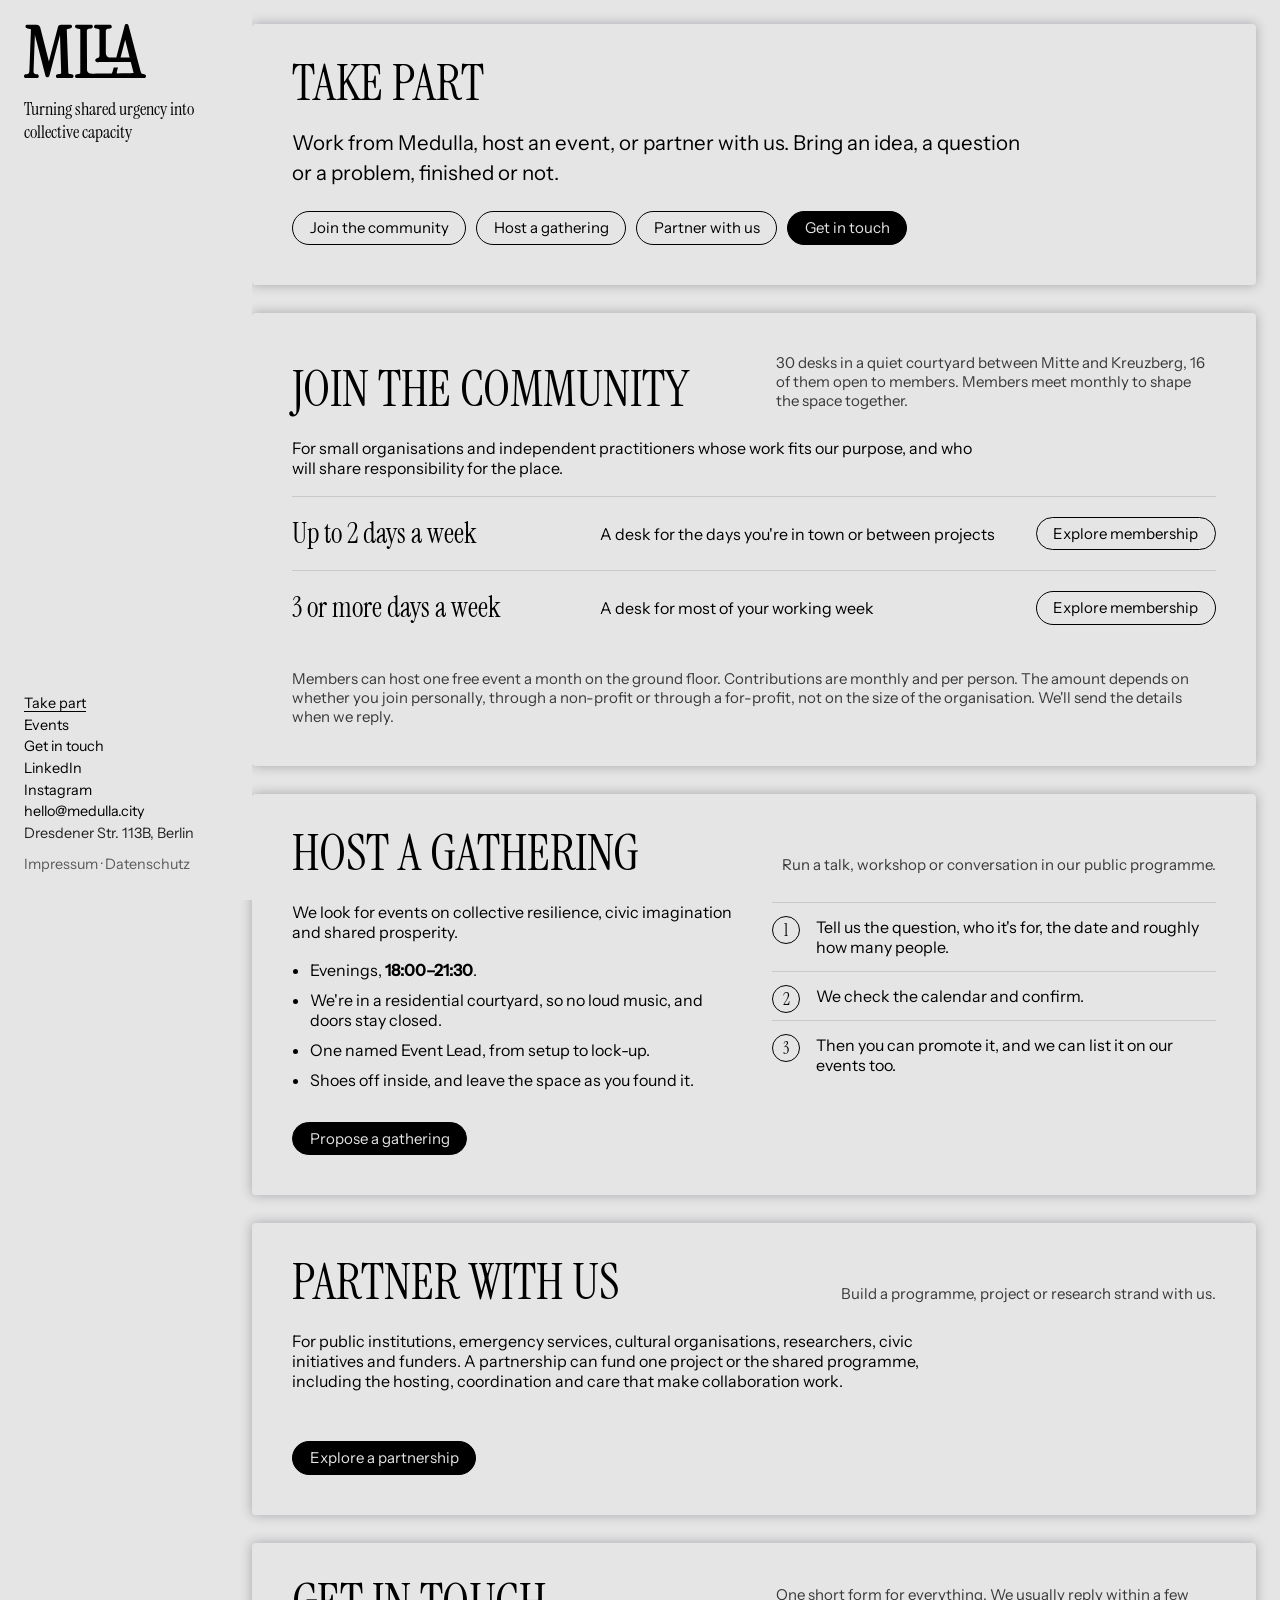
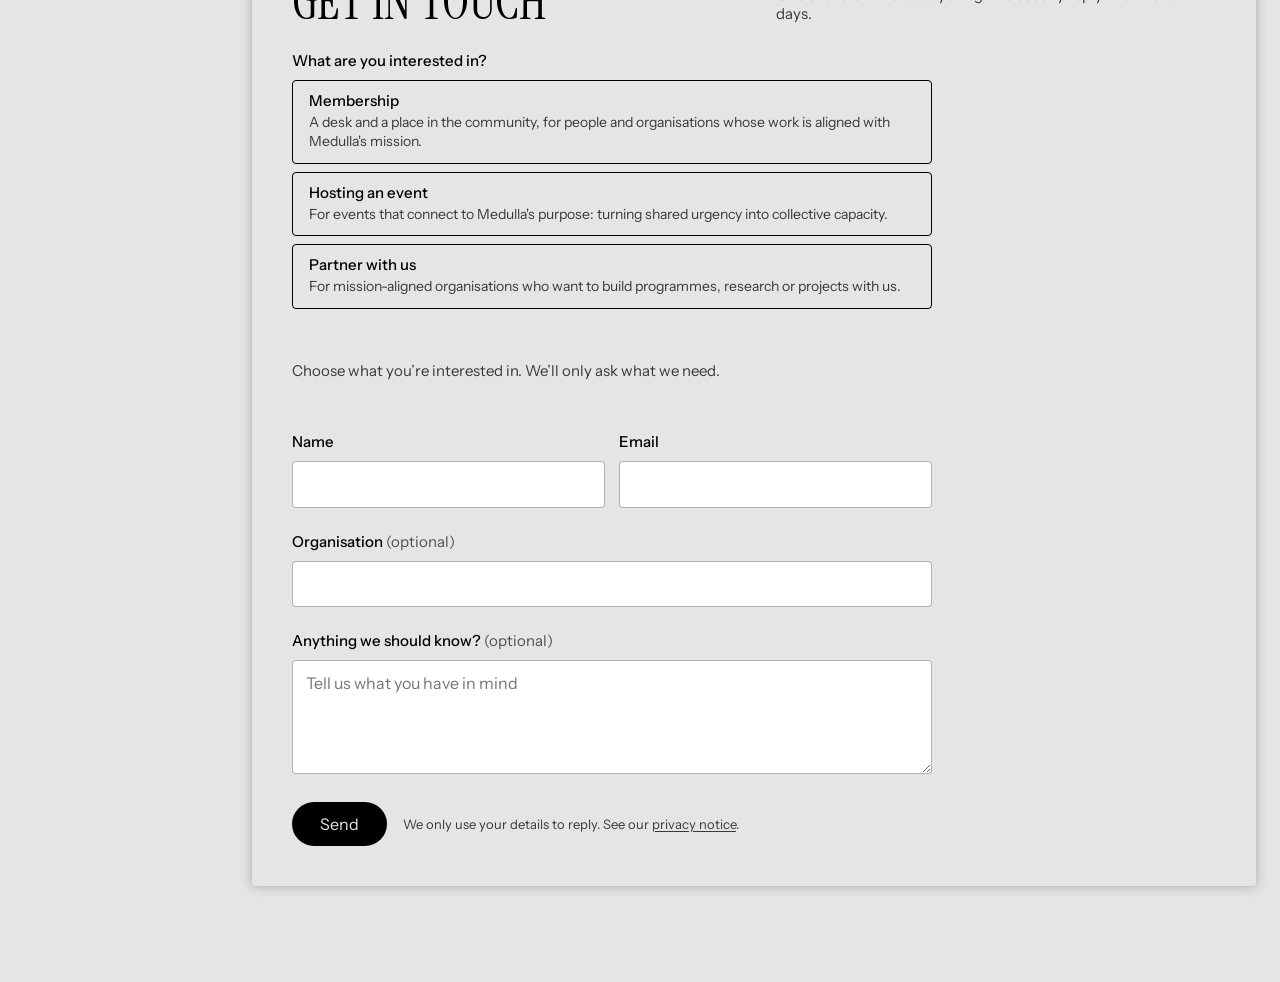
<file: spaces.html>
<!DOCTYPE html>
<html lang="en">
<head>
  <meta charset="UTF-8" />
  <meta name="viewport" content="width=device-width, initial-scale=1.0" />

  <title>Take part — Medulla, Berlin</title>
  <meta name="description" content="Take part in Medulla, Berlin: join the community with a desk up to 2 or 3 or more days a week, convene a gathering in the public programme, or support the work as a partner. Dresdener Str. 113B, Berlin." />
  <meta name="robots" content="index, follow" />
  <link rel="canonical" href="https://medulla.city/spaces" />

  <meta property="og:type" content="website" />
  <meta property="og:site_name" content="Medulla" />
  <meta property="og:locale" content="en_GB" />
  <meta property="og:url" content="https://medulla.city/spaces" />
  <meta property="og:title" content="Take part in Medulla — Berlin" />
  <meta property="og:description" content="Join the community, convene a gathering, or support the ambition. Dresdener Str. 113B, Berlin." />
  <meta property="og:image" content="https://medulla.city/assets/icons/medulla-share.png" />
  <meta property="og:image:width" content="1200" />
  <meta property="og:image:height" content="630" />
  <meta property="og:image:alt" content="Medulla" />
  <meta name="twitter:card" content="summary_large_image" />
  <meta name="twitter:title" content="Take part in Medulla — Berlin" />
  <meta name="twitter:description" content="Join the community, convene a gathering, or support the ambition. Dresdener Str. 113B, Berlin." />

  <meta name="theme-color" content="#E5E5E5" />
  <link rel="icon" type="image/png" sizes="32x32" href="/assets/icons/favicon-32.png" />
  <link rel="icon" type="image/png" sizes="192x192" href="/assets/icons/favicon-192.png" />
  <link rel="apple-touch-icon" href="/assets/icons/apple-touch-icon.png" />

  <link rel="preload" href="/assets/fonts/instrument-sans-latin-400-normal.woff2" as="font" type="font/woff2" crossorigin />
  <link rel="preload" href="/assets/fonts/instrument-serif-latin-400-normal.woff2" as="font" type="font/woff2" crossorigin />
  <link rel="stylesheet" href="/styles/main.css" />
  <!-- 100% privacy-first analytics -->
  <script async src="https://scripts.simpleanalyticscdn.com/latest.js"></script>
</head>
<body class="page-spaces">

  <a class="skip-link" href="#main-content">Skip to main content</a>

  <aside class="sidebar" aria-label="Medulla">
    <div class="sidebar__top">
      <a class="sidebar__logo" href="/" aria-label="Medulla home">
        <img src="/assets/logos/medulla-wordmark.svg" alt="Medulla" width="153" height="68" />
      </a>
      <p class="sidebar__tagline">Turning shared urgency into collective capacity</p>
    </div>
    <nav class="sidebar__links" aria-label="Links">
      <a href="/spaces" aria-current="page">Take part</a>
      <a href="https://luma.com/medulla" target="_blank" rel="noopener">Events</a>
      <a href="/spaces#enquire" data-enquire="">Get in touch</a>
      <a class="sidebar__social" href="https://www.linkedin.com/company/medulla-space" target="_blank" rel="noopener"><svg class="sidebar__icon" viewBox="0 0 24 24" width="20" height="20" aria-hidden="true" focusable="false" fill="none" stroke="currentColor" stroke-width="1.6" stroke-linecap="round"><rect x="3" y="3" width="18" height="18" rx="3"/><path d="M8 10.5v6M12 16.5v-6M12 13.2c0-1.6 1-2.7 2.4-2.7s2.1.9 2.1 2.5v3.5"/><circle cx="8" cy="7.6" r="1" fill="currentColor" stroke="none"/></svg><span class="sidebar__social-label">LinkedIn</span></a>
      <a class="sidebar__social" href="https://www.instagram.com/medulla.space/" target="_blank" rel="noopener"><svg class="sidebar__icon" viewBox="0 0 24 24" width="20" height="20" aria-hidden="true" focusable="false" fill="none" stroke="currentColor" stroke-width="1.6"><rect x="3" y="3" width="18" height="18" rx="5"/><circle cx="12" cy="12" r="4"/><circle cx="17.3" cy="6.7" r="1" fill="currentColor" stroke="none"/></svg><span class="sidebar__social-label">Instagram</span></a>
      <a class="sidebar__email" href="mailto:hello@medulla.city">hello@medulla.city</a>
      <span class="sidebar__addr">Dresdener Str. 113B, Berlin</span>
      <span class="sidebar__legal"><a href="/impressum.html">Impressum</a> · <a href="/datenschutz">Datenschutz</a></span>
    </nav>
  </aside>

  <main id="main-content" class="spaces">

    <section class="spaces__card" aria-labelledby="spaces-title">
      <h1 class="spaces__label" id="spaces-title">take part</h1>
      <p class="spaces__lede">Work from Medulla, host an event, or partner with us. Bring an idea, a question or a problem, finished or not.</p>
      <nav class="spaces__jump" aria-label="On this page">
        <a class="btn-pill" href="#work">Join the community</a>
        <a class="btn-pill" href="#host">Host a gathering</a>
        <a class="btn-pill" href="#partner">Partner with us</a>
        <a class="btn-pill btn-pill--solid" href="#enquire" data-enquire="">Get in touch</a>
      </nav>
    </section>

    <section class="spaces__card" id="work" aria-labelledby="work-title">
      <div class="spaces__head">
        <h2 class="spaces__label" id="work-title">join the community</h2>
        <p>30 desks in a quiet courtyard between Mitte and Kreuzberg, 16 of them open to members. Members meet monthly to shape the space together.</p>
      </div>
      <div class="spaces__text">
        <p>For small organisations and independent practitioners whose work fits our purpose, and who will share responsibility for the place.</p>
      </div>
      <ul class="offers">
        <li class="offer">
          <h3 class="offer__name">Up to 2 days a week</h3>
          <div><p class="offer__what">A desk for the days you're in town or between projects</p></div>
          <a class="btn-pill" href="/spaces?interest=membership&amp;option=two-days#enquire" data-enquire="membership:two-days">Explore membership</a>
        </li>
        <li class="offer">
          <h3 class="offer__name">3 or more days a week</h3>
          <div><p class="offer__what">A desk for most of your working week</p></div>
          <a class="btn-pill" href="/spaces?interest=membership&amp;option=three-plus#enquire" data-enquire="membership:three-plus">Explore membership</a>
        </li>
      </ul>
      <p class="spaces__rates">Members can host one free event a month on the ground floor. Contributions are monthly and per person. The amount depends on whether you join personally, through a non-profit or through a for-profit, not on the size of the organisation. We'll send the details when we reply.</p>
    </section>

    <section class="spaces__card" id="host" aria-labelledby="host-title">
      <div class="spaces__head">
        <h2 class="spaces__label" id="host-title">host a gathering</h2>
        <p>Run a talk, workshop or conversation in our public programme.</p>
      </div>
      <div class="host">
        <div>
          <p>We look for events on collective resilience, civic imagination and shared prosperity.</p>
          <ul class="host__rules">
            <li>Evenings, <strong>18:00–21:30</strong>.</li>
            <li>We're in a residential courtyard, so no loud music, and doors stay closed.</li>
            <li>One named Event Lead, from setup to lock-up.</li>
            <li>Shoes off inside, and leave the space as you found it.</li>
          </ul>
        </div>
        <ol class="host__steps">
          <li>Tell us the question, who it's for, the date and roughly how many people.</li>
          <li>We check the calendar and confirm.</li>
          <li>Then you can promote it, and we can list it on our events too.</li>
        </ol>
      </div>
      <a class="btn-pill btn-pill--solid host__cta" href="/spaces?interest=host#enquire" data-enquire="host">Propose a gathering</a>
    </section>

    <section class="spaces__card" id="partner" aria-labelledby="partner-title">
      <div class="spaces__head">
        <h2 class="spaces__label" id="partner-title">partner with us</h2>
        <p>Build a programme, project or research strand with us.</p>
      </div>
      <div class="spaces__text">
        <p>For public institutions, emergency services, cultural organisations, researchers, civic initiatives and funders. A partnership can fund one project or the shared programme, including the hosting, coordination and care that make collaboration work.</p>
      </div>
      <a class="btn-pill btn-pill--solid host__cta" href="/spaces?interest=partner#enquire" data-enquire="partner">Explore a partnership</a>
    </section>

    <section class="spaces__card" id="enquire" aria-labelledby="enquire-title">
      <div class="spaces__head">
        <h2 class="spaces__label" id="enquire-title">get in touch</h2>
        <p>One short form for everything. We usually reply within a few days.</p>
      </div>
      <!-- ENQUIRY FORM — keep identical to the copy in index.html (tests/forms.test.js checks it) -->
      <div class="enquiry-wrap" data-enquiry>
        <form class="enquiry" name="enquiry" method="POST" action="/thanks" data-netlify="true" netlify-honeypot="bot-field" data-enquiry-form>
          <input type="hidden" name="form-name" value="enquiry" />
          <p class="enquiry__trap" aria-hidden="true">
            <label>Leave this empty <input name="bot-field" tabindex="-1" autocomplete="off" /></label>
          </p>

          <fieldset class="enquiry__group" aria-describedby="enq-interest-error">
            <legend class="enquiry__legend">What are you interested in?</legend>
            <div class="enquiry__pills enquiry__pills--choices">
              <label class="pill pill--choice"><input type="radio" name="interest" value="membership" required /><span>Membership<small>A desk and a place in the community, for people and organisations whose work is aligned with Medulla's mission.</small></span></label>
              <label class="pill pill--choice"><input type="radio" name="interest" value="host" /><span>Hosting an event<small>For events that connect to Medulla's purpose: turning shared urgency into collective capacity.</small></span></label>
              <label class="pill pill--choice"><input type="radio" name="interest" value="partner" /><span>Partner with us<small>For mission-aligned organisations who want to build programmes, research or projects with us.</small></span></label>
            </div>
            <p class="enquiry__error" id="enq-interest-error" data-message="Choose what you're interested in." hidden></p>
          </fieldset>

          <!-- follow-up questions share one slot sized to the tallest, so the form doesn't jump -->
          <div class="enquiry__more">
            <p class="enquiry__note">Choose what you’re interested in. We’ll only ask what we need.</p>

            <fieldset class="enquiry__group" data-group="membership">
              <legend class="enquiry__legend">Which membership? <span class="enquiry__opt">(optional)</span></legend>
              <div class="enquiry__pills enquiry__pills--small">
                <label class="pill"><input type="radio" name="membership" value="two-days" /><span>Up to 2 days a week</span></label>
                <label class="pill"><input type="radio" name="membership" value="three-plus" /><span>3 or more days a week</span></label>
                <label class="pill"><input type="radio" name="membership" value="not-sure" /><span>Not sure yet</span></label>
              </div>
            </fieldset>

            <fieldset class="enquiry__row" data-group="extras">
              <legend class="visually-hidden">Timing and group size</legend>
              <div class="enquiry__field">
                <label for="enq-when">Date or timeframe <span class="enquiry__opt">(optional)</span></label>
                <input id="enq-when" name="when" type="text" placeholder="e.g. a Thursday evening in November" />
              </div>
              <div class="enquiry__field">
                <label for="enq-size">Roughly how many people? <span class="enquiry__opt">(optional)</span></label>
                <input id="enq-size" name="size" type="text" inputmode="numeric" placeholder="e.g. 40" />
              </div>
            </fieldset>
          </div>

          <div class="enquiry__row">
            <div class="enquiry__field">
              <label for="enq-name">Name</label>
              <input id="enq-name" name="name" type="text" autocomplete="name" required aria-describedby="enq-name-error" />
              <p class="enquiry__error" id="enq-name-error" data-message="Please add your name." hidden></p>
            </div>
            <div class="enquiry__field">
              <label for="enq-email">Email</label>
              <input id="enq-email" name="email" type="email" autocomplete="email" required aria-describedby="enq-email-error" />
              <p class="enquiry__error" id="enq-email-error" data-message="Please add an email address we can reply to." hidden></p>
            </div>
          </div>
          <div class="enquiry__field">
            <label for="enq-org">Organisation <span class="enquiry__opt">(optional)</span></label>
            <input id="enq-org" name="organisation" type="text" autocomplete="organization" />
          </div>
          <div class="enquiry__field">
            <label for="enq-message">Anything we should know? <span class="enquiry__opt">(optional)</span></label>
            <textarea id="enq-message" name="message" rows="4" placeholder="Tell us what you have in mind"></textarea>
          </div>

          <div class="enquiry__send">
            <button class="enquiry__submit" type="submit">Send</button>
            <p class="enquiry__fine">We only use your details to reply. See our <a href="/datenschutz">privacy notice</a>.</p>
          </div>
          <p class="enquiry__status" role="alert" hidden></p>
        </form>
        <div class="enquiry__done" tabindex="-1" hidden>
          <p class="enquiry__done-title"></p>
          <p class="enquiry__done-text"></p>
        </div>
      </div>
      <!-- /ENQUIRY FORM -->
    </section>

  </main>

  <!-- Phones only: the legal links live here instead of in the top menu -->
  <footer class="site-footer" aria-label="Legal"><a href="/impressum.html">Impressum</a> · <a href="/datenschutz">Datenschutz</a></footer>

  <script src="/scripts/enquiry-core.js"></script>
  <script src="/scripts/enquiry.js"></script>
</body>
</html>
</file>
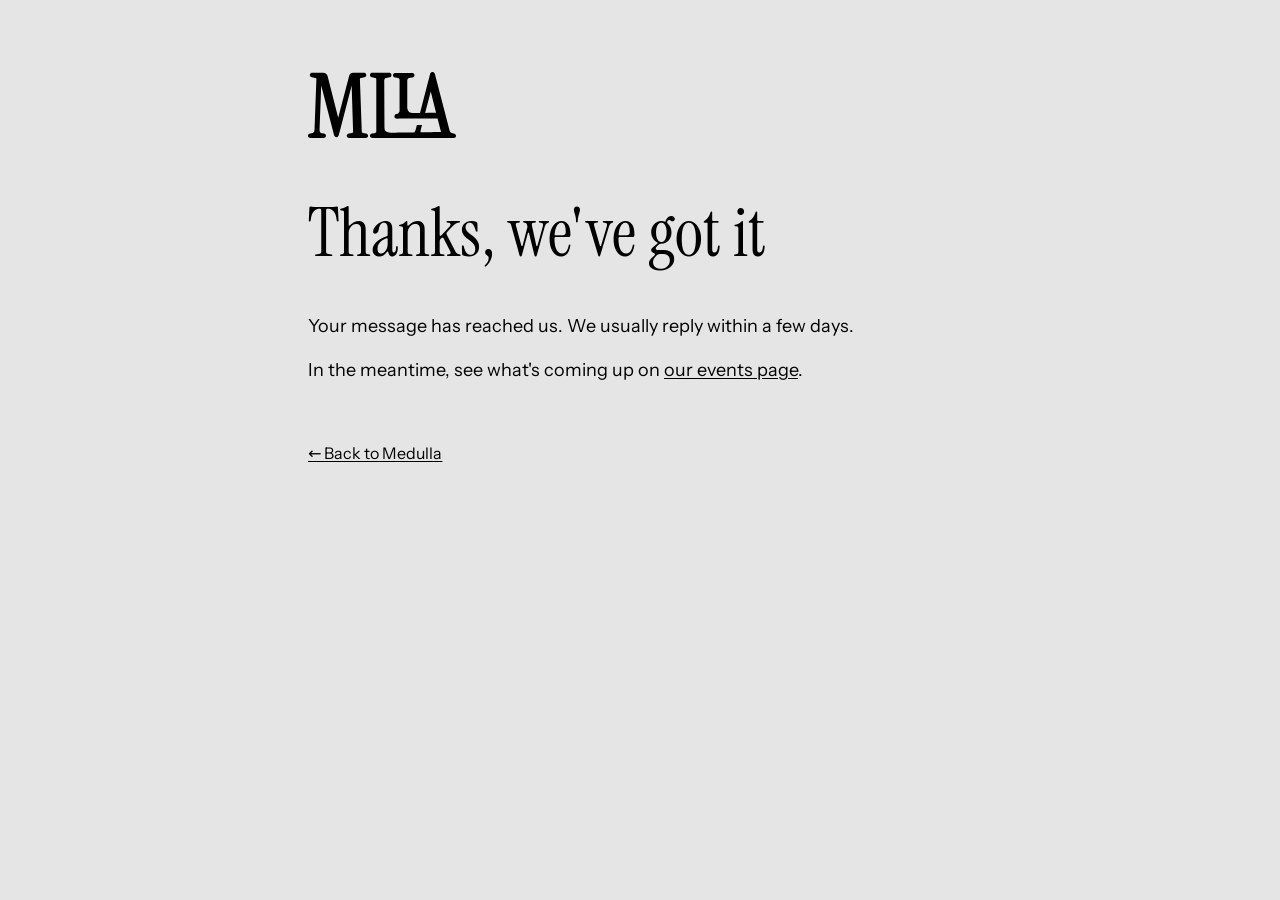
<file: thanks.html>
<!DOCTYPE html>
<html lang="en">
<head>
  <meta charset="UTF-8" />
  <meta name="viewport" content="width=device-width, initial-scale=1.0" />
  <title>Thanks — Medulla</title>
  <meta name="robots" content="noindex, follow" />
  <meta name="theme-color" content="#E5E5E5" />
  <link rel="icon" type="image/png" sizes="32x32" href="/assets/icons/favicon-32.png" />
  <link rel="stylesheet" href="/styles/main.css" />
  <!-- 100% privacy-first analytics -->
  <script async src="https://scripts.simpleanalyticscdn.com/latest.js"></script>
</head>
<body class="page-legal">
  <main class="legal">
    <a class="legal__logo" href="/" aria-label="Medulla home">
      <img src="/assets/logos/medulla-wordmark.svg" alt="Medulla" width="153" height="68" />
    </a>
    <h1>Thanks, we've got it</h1>
    <p>Your message has reached us. We usually reply within a few days.</p>
    <p>In the meantime, see what's coming up on <a href="https://luma.com/medulla">our events page</a>.</p>
    <a class="legal__back" href="/">← Back to Medulla</a>
  </main>
</body>
</html>
</file>
<file: styles/main.css>
/* ── Reset ─────────────────────────────────────────────────────────────── */
*, *::before, *::after { box-sizing: border-box; margin: 0; padding: 0; }

/* ── Fonts (self-hosted, SIL OFL — see assets/fonts/OFL-*.txt) ──────────── */
@font-face {
  font-family: 'Instrument Serif'; font-style: normal; font-weight: 400; font-display: swap;
  src: url('../assets/fonts/instrument-serif-latin-400-normal.woff2') format('woff2');
}
@font-face {
  font-family: 'Instrument Serif'; font-style: italic; font-weight: 400; font-display: swap;
  src: url('../assets/fonts/instrument-serif-latin-400-italic.woff2') format('woff2');
}
@font-face {
  font-family: 'Instrument Sans'; font-style: normal; font-weight: 400; font-display: swap;
  src: url('../assets/fonts/instrument-sans-latin-400-normal.woff2') format('woff2');
}
@font-face {
  font-family: 'Instrument Sans'; font-style: normal; font-weight: 500; font-display: swap;
  src: url('../assets/fonts/instrument-sans-latin-500-normal.woff2') format('woff2');
}
/* Metric-matched fallbacks: text set in these occupies the same space as the
   web fonts, so the swap doesn't reflow paragraphs (layout shift). size-adjust
   is the measured width ratio; ascent/descent are the font's own / size-adjust. */
@font-face {
  font-family: 'Instrument Serif Fallback'; src: local('Georgia');
  size-adjust: 76.4%; ascent-override: 129.6%; descent-override: 40.6%; line-gap-override: 0%;
}
@font-face {
  font-family: 'Instrument Sans Fallback'; src: local('Arial');
  size-adjust: 102.5%; ascent-override: 94.6%; descent-override: 24.4%; line-gap-override: 0%;
}

/* ── Tokens (from Figma variables) ─────────────────────────────────────── */
:root {
  --module:   24px;            /* Module */
  /* Staircase steps. Figma designs at 1728×1081 where each step = 48px:
     48/1416 ≈ 3.39% of content width, 48/1081 ≈ 4.44% of viewport height.
     Scaling the vertical step (and type) with viewport height keeps the
     Figma proportions on shorter windows so text never gets squeezed. */
  /* File-cabinet stack: a thin left edge (narrower than the card padding, so
     no copy shows through) and a taller bottom tab carrying the breadcrumb. */
  --hstep:    clamp(8px, 0.9vw, 14px);   /* horizontal — card left offset  */
  --vstep:    clamp(32px, 4.8vh, 52px);  /* vertical — card height + top pad */
  --tab:      12px;                      /* breadcrumb label size */
  --radius:   4px;             /* Corner Radius */
  --sidebar:  clamp(252px, 18vw, 312px);

  --bg:       #E5E5E5;         /* Gray */
  --ink:      #000000;
  --yellow-a: #FFB62F;         /* gradient start (right) */
  --yellow-b: #FFCF76;         /* gradient end (left) */

  /* Drop Shadow: #1F2134 @ 75%, radius 15 */
  --shadow-img:     0 0 15px 0 rgba(31, 33, 52, 0.55);
  --shadow-content: 0 0 12px 0 rgba(31, 33, 52, 0.32);

  --err:      #B3261E;         /* form errors — 5.5:1 on --bg */

  /* Display serif for labels, titles and the tagline; text sans for reading */
  --font-display: 'Instrument Serif', 'Instrument Serif Fallback', Georgia, 'Times New Roman', serif;
  --font-text:    'Instrument Sans', 'Instrument Sans Fallback', system-ui, -apple-system, 'Segoe UI', sans-serif;

  /* Type ramp (size / line-height). Sizes scale with viewport height to
     match Figma's 1081px-tall proportions (e.g. 24px ≈ 2.22vh @ 1081). */
  --h1: clamp(38px, 5.55vh, 60px);  --h1-lh: 0.72;  /* section labels */
  --h2: clamp(38px, 5.55vh, 60px);  --h2-lh: 1.0;   /* event titles */
  --b1: clamp(16px, 1.95vh, 21px);  --b1-lh: 1.5;   /* body (Instrument Sans) */
  --b2: clamp(14px, 1.6vh, 17px);   --b2-lh: 1.5;   /* small body / sidebar */

  --ease: cubic-bezier(0.16, 1, 0.3, 1);
}

/* ── Base ──────────────────────────────────────────────────────────────── */
html {
  font-size: 16px;
  -webkit-font-smoothing: antialiased;
  -moz-osx-font-smoothing: grayscale;
  background: var(--bg);
  text-size-adjust: 100%;
}
body {
  font-family: var(--font-text);
  font-weight: 400;
  color: var(--ink);
  background: var(--bg);
  overflow-x: hidden;
}
a { color: inherit; text-decoration: none; transition: opacity 0.2s; }
a:hover { opacity: 0.55; }
/* one visible keyboard focus ring for every link and button */
:focus-visible { outline: 2px solid var(--ink); outline-offset: 3px; }
em { font-style: italic; }

/* ── Lenis smooth scroll (vendored) ────────────────────────────────────── */
html.lenis, html.lenis body { height: auto; }
.lenis.lenis-smooth { scroll-behavior: auto !important; }
.lenis.lenis-smooth [data-lenis-prevent] { overscroll-behavior: contain; }
.lenis.lenis-stopped { overflow: clip; }
.lenis.lenis-smooth iframe { pointer-events: none; }

/* ── Skip link ─────────────────────────────────────────────────────────── */
.skip-link {
  position: fixed; top: -100px; left: 16px; z-index: 9999;
  padding: 8px 16px; background: var(--ink); color: var(--bg);
  font-family: var(--font-text); font-size: 16px; transition: top 0.2s;
}
.skip-link:focus { top: 16px; }

/* ── Sidebar (fixed identity) ──────────────────────────────────────────── */
.sidebar {
  position: fixed; left: 0; top: 0; z-index: 200;
  width: var(--sidebar); height: 100vh;
  padding: var(--module);
  display: flex; flex-direction: column; justify-content: space-between;
  background: var(--bg);
}
.sidebar__top { display: flex; flex-direction: column; gap: 20px; }
.sidebar__logo { display: block; width: 153px; max-width: 60%; }
.sidebar__logo img { display: block; width: 100%; height: auto; }
.sidebar__tagline {
  font-family: var(--font-display);
  font-size: clamp(17px, 2.05vh, 22px); line-height: 1.2;
  max-width: 226px;
}
.sidebar__links {
  display: flex; flex-direction: column;
  font-size: var(--b2); line-height: var(--b2-lh);
}
.sidebar__links a { width: max-content; }
.sidebar__addr { opacity: 0.85; }
.sidebar__icon { display: none; }
.sidebar__legal { margin-top: 10px; opacity: 0.6; }
.sidebar__links [aria-current="page"] { text-decoration: underline; text-underline-offset: 3px; }

/* ── Scroll driver + sticky stage ──────────────────────────────────────── */
.scroll-driver {
  position: relative;
  margin-left: var(--sidebar);
  height: calc(9 * 100vh);
}
.cards-stage {
  position: sticky; top: 0;
  height: 100vh;
  overflow: hidden;          /* clips peeled cards; box-shadows still paint */
}

/* ── Cards: top-right anchored 48px staircase ──────────────────────────── */
.card {
  position: absolute; top: 0; right: 0;
  border-bottom-left-radius: var(--radius);
}
/* depth: 0 = base (Events), 8 = front (Intro). left & height step by --step. */
.card[data-card="8"] { left: calc(0 * var(--hstep)); height: calc(100% - 0 * var(--vstep)); z-index: 10; }
.card[data-card="7"] { left: calc(1 * var(--hstep)); height: calc(100% - 1 * var(--vstep)); z-index: 20; }
.card[data-card="6"] { left: calc(2 * var(--hstep)); height: calc(100% - 2 * var(--vstep)); z-index: 30; }
.card[data-card="5"] { left: calc(3 * var(--hstep)); height: calc(100% - 3 * var(--vstep)); z-index: 40; }
.card[data-card="4"] { left: calc(4 * var(--hstep)); height: calc(100% - 4 * var(--vstep)); z-index: 50; }
.card[data-card="3"] { left: calc(5 * var(--hstep)); height: calc(100% - 5 * var(--vstep)); z-index: 60; }
.card[data-card="2"] { left: calc(6 * var(--hstep)); height: calc(100% - 6 * var(--vstep)); z-index: 70; }
.card[data-card="1"] { left: calc(7 * var(--hstep)); height: calc(100% - 7 * var(--vstep)); z-index: 80; }
.card[data-card="0"] { left: calc(8 * var(--hstep)); height: calc(100% - 8 * var(--vstep)); z-index: 90; }

/* ── Content cards (gray, blend with background, defined by shadow) ─────── */
.card--content { background: var(--bg); box-shadow: var(--shadow-content); }
.card--base    { box-shadow: none; }

/* Copy must never spill past its card onto the stack below. main.js shrinks
   the copy (--fit) until it fits; clipping is only the last-resort guard. */
.card__inner {
  position: absolute; inset: 0;
  /* bottom padding centres the breadcrumb in the visible tab strip */
  padding: var(--pt, 72px) var(--module) calc((var(--vstep) - var(--tab)) / 2);
  display: flex; flex-direction: column; justify-content: space-between;
  gap: clamp(12px, 2vh, 24px);
  overflow: hidden;
}
.card__label-row { flex-shrink: 0; }
/* top padding scales with --vstep (matches Figma 24/72/120/168/216 @ 48px) */
/* card i clears the i cards parked above it ((i+1) half-steps) */
.card[data-card="0"] { --pt: calc(0.5 * var(--vstep)); }  /* welcome */
.card[data-card="1"] { --pt: calc(1 * var(--vstep)); }    /* purpose */
.card[data-card="3"] { --pt: calc(2 * var(--vstep)); }    /* programme */
.card[data-card="4"] { --pt: calc(2.5 * var(--vstep)); }  /* community */
.card[data-card="6"] { --pt: calc(3.5 * var(--vstep)); }  /* approach */
.card[data-card="7"] { --pt: calc(4 * var(--vstep)); }    /* join us */
.card[data-card="8"] { --pt: clamp(72px, 5.5 * var(--vstep), 264px); }  /* events — extra step clears the parked stack (4×vstep) with breathing room */

.card__body { max-width: min(506px, 100%); }
.card__body p { font-size: calc(var(--b1) * var(--fit, 1)); line-height: var(--b1-lh); }
.card__body p + p { margin-top: 1em; }
.card__body--intro { max-width: min(640px, 100%); }
/* the brand name keeps its serif italic inside the sans intro text */
.card__body--intro em { font-family: var(--font-display); font-size: 1.15em; line-height: 1; }

/* CTA link (e.g. Members → Join) */
.card__cta {
  display: inline-block;
  margin-top: clamp(16px, 2.4vh, 28px);
  padding: 0.42em 1.4em;
  font-size: calc(var(--b1) * var(--fit, 1)); line-height: 1.1;
  border: 1px solid var(--ink); border-radius: var(--radius);
  transition: background 0.2s var(--ease), color 0.2s var(--ease);
}
.card__cta:hover { background: var(--ink); color: var(--bg); opacity: 1; }
/* primary + secondary action side by side, wrapping on narrow cards */
.card__actions { display: flex; flex-wrap: wrap; align-items: center; gap: 4px 20px; margin-top: clamp(16px, 2.4vh, 28px); }
.card__actions .card__cta { margin-top: 0; }
.card__cta--quiet { border-color: transparent; padding-inline: 0; text-decoration: underline; text-underline-offset: 4px; }
.card__cta--quiet:hover { background: none; color: inherit; opacity: 0.55; }

/* Members → "In the space" roster */
.roster { margin-top: clamp(24px, 3.6vh, 40px); }
.roster .roster__title, .roster .roster__more { font-size: var(--b2); line-height: 1.4; opacity: 0.7; margin: 0; }
.roster__list { list-style: none; display: flex; flex-wrap: wrap; font-size: var(--b1); line-height: 1.45; margin: 8px 0; }
.roster__list li:not(:last-child)::after { content: '·'; margin: 0 0.45em; opacity: 0.5; }
.roster__list a { text-decoration: underline; text-decoration-thickness: 1px; text-underline-offset: 3px; text-decoration-color: rgba(0, 0, 0, 0.35); }

/* Section headline + one reading column, capped for comfortable line length. */
.card__body--wide { max-width: min(1040px, 100%); }
.card__title {
  font-family: var(--font-display); font-weight: 400;
  font-size: calc(clamp(26px, 3.9vh, 44px) * var(--fit, 1)); line-height: 1.05;
  margin-bottom: 0.7em;
}
.card__cols { max-width: 62ch; }
.card__body .card__aside, .card__body .card__links, .card__body .tiers__title { font-size: calc(var(--b2) * var(--fit, 1)); margin-top: 1.6em; }
/* full-width lines under the columns stay readable */
.card__body--wide > p { max-width: 80ch; }
.card__aside { opacity: 0.75; }
.card__links a, .card__cols a { text-decoration: underline; text-underline-offset: 3px; }

/* Approach → personal / collective / systemic, as widening rings */
.card__body .tiers__title { text-transform: uppercase; letter-spacing: 0.1em; font-weight: 500; }
.tiers {
  list-style: none; display: grid; grid-template-columns: repeat(3, minmax(0, 1fr));
  gap: clamp(16px, 2.4vw, 36px); margin: 1.2em 0 1.4em;
}
.tier { position: relative; padding-top: 34px; border-top: 1px solid rgba(0, 0, 0, 0.18); }
.tier::before {
  content: ''; position: absolute; left: 0;
  border: 1px solid var(--ink); border-radius: 50%;
  top: -7px; width: 14px; height: 14px; background: var(--bg);
}
.tier:nth-child(2)::before { top: -10px; width: 20px; height: 20px; box-shadow: 0 0 0 3px var(--bg), 0 0 0 4px var(--ink); }
.tier:nth-child(3)::before { top: -13px; width: 26px; height: 26px; box-shadow: 0 0 0 3px var(--bg), 0 0 0 4px var(--ink), 0 0 0 7px var(--bg), 0 0 0 8px var(--ink); }
.tier__name, .path__name {
  font-family: var(--font-display); font-weight: 400;
  font-size: calc(clamp(20px, 2.6vh, 26px) * var(--fit, 1)); line-height: 1.1; margin-bottom: 0.45em;
}
.card__body .tier p, .card__body .path p { font-size: calc(var(--b2) * var(--fit, 1)); line-height: 1.45; }

/* Join us → three ways in, each with its own enquiry button */
.paths {
  list-style: none; display: grid; grid-template-columns: repeat(3, minmax(0, 1fr));
  gap: clamp(16px, 2.4vw, 36px); margin-top: 1.6em;
}
.path { display: flex; flex-direction: column; padding-top: 20px; border-top: 1px solid rgba(0, 0, 0, 0.18); }
.card__body .path p + p { margin-top: 0.7em; }
.card__body .path .path__note { opacity: 0.75; }
.path .card__cta { align-self: flex-start; margin-top: auto; padding-top: 0.42em; }
.path p:last-of-type { margin-bottom: clamp(12px, 1.8vh, 20px); }

/* Section label — bottom-left of each card (also the click target to jump) */
.card__label-row { display: flex; align-items: center; width: 100%; }
.card__label {
  font-family: var(--font-text); font-weight: 500;
  font-size: var(--tab); line-height: 1; letter-spacing: 0.12em;
  text-transform: uppercase; white-space: nowrap;
  cursor: pointer; transition: opacity 0.2s var(--ease);
}
.card__label:hover { opacity: 0.55; }

/* ── Image cards (full-bleed photo) ────────────────────────────────────── */
.card--image { overflow: hidden; box-shadow: var(--shadow-img); }
.card__photo {
  position: absolute; inset: 0;
  width: 100%; height: 100%; object-fit: cover; object-position: center;
  display: block;
}
.card__scrim {
  position: absolute; inset: 0; pointer-events: none;
  background: linear-gradient(to bottom, rgba(0,0,0,0) 55%, rgba(0,0,0,0.4) 100%);
}

/* ── Welcome card (yellow gradient) ────────────────────────────────────────────────────────────────── */
.card--intro {
  background: linear-gradient(to left, var(--yellow-a), var(--yellow-b));
  overflow: hidden;
  box-shadow: var(--shadow-img);
}
.card--intro .card__inner { z-index: 2; }

/* ── Events card ───────────────────────────────────────────────────────── */
/* footer carries its own bottom padding — drop the inner's so EVENTS sits
   at the very bottom (matches Figma) instead of floating 48px up */
.card--events .card__inner { padding-left: 0; padding-right: 0; padding-bottom: 0; gap: 0; }
.events {
  flex: 1 1 auto; min-height: 0;
  display: flex; flex-direction: column; justify-content: flex-start; gap: clamp(24px, 3.4vh, 40px);
  padding: 0 var(--module);
  /* fits a screen normally; scrolls internally when more events are added.
     Desktop: `contain` keeps the native scroll from fighting Lenis — the JS
     wheel handler hands control back to the deck at the edges. Touch: allow
     native overscroll chaining so the page resumes past the list edges. */
  overflow-y: auto; overflow-x: hidden;
  overscroll-behavior: contain;
  scrollbar-width: thin; scrollbar-color: rgba(0,0,0,0.28) transparent;
}
@media (pointer: coarse) { .events { overscroll-behavior: auto; } }
.events::-webkit-scrollbar { width: 6px; }
.events::-webkit-scrollbar-thumb { background: rgba(0,0,0,0.25); border-radius: 3px; }
.events::-webkit-scrollbar-track { background: transparent; }
.event { position: relative; display: block; color: inherit; cursor: pointer; }
.event__content {
  display: flex; gap: clamp(28px, 5.5vw, 80px); align-items: stretch;
  transition: filter 0.4s var(--ease);
}
/* hover: blur the listing, fade a gray radial over the centre, reveal CTA */
.event__overlay {
  position: absolute; inset: 0; display: flex; align-items: center; justify-content: center;
  opacity: 0; pointer-events: none; transition: opacity 0.4s var(--ease);
  background: radial-gradient(58% 70% at 50% 50%,
    rgba(229,229,229,0.95) 38%, rgba(229,229,229,0) 92%);
}
.event__more { font-family: var(--font-display); font-size: var(--h1); line-height: var(--h1-lh); text-transform: uppercase; white-space: nowrap; }
.event:hover .event__content,
.event:focus-visible .event__content { filter: blur(4px); }
.event:hover .event__overlay,
.event:focus-visible .event__overlay { opacity: 1; }
.event__text { flex: 1 1 0; min-width: 0; display: flex; flex-direction: column; gap: clamp(4px, 0.9vh, 14px); }
.event__date { font-size: var(--b1); line-height: var(--b1-lh); }
.event__title { font-family: var(--font-display); font-size: clamp(26px, 3.5vh, 44px); line-height: 1.05; font-weight: 400; }
.event__subtitle { font-size: var(--b1); line-height: var(--b1-lh); }
.event__body { font-size: var(--b2); line-height: var(--b2-lh); }
/* media + title scale with viewport height so three listings fit a screen
   without clipping; taller screens keep more breathing room */
.event__media { flex: 0 0 auto; width: clamp(104px, 16vh, 220px); height: clamp(104px, 16vh, 220px); }
.event__media img { width: 100%; height: 100%; object-fit: cover; display: block; }

.card__label-row--events {
  position: relative;
  padding: calc((var(--vstep) - var(--tab)) / 2) var(--module);
  background: url('../assets/images/figma/events-bg.png') center / cover no-repeat;
}

/* ── Scroll progress indicator ─────────────────────────────────────────── */
.scroll-progress {
  position: fixed; left: 0; right: 0; bottom: 0; height: 2px;
  background: rgba(0, 0, 0, 0.08); z-index: 300;
}
/* scaleX (not width) so updating it every scroll frame never triggers layout */
.scroll-progress__bar {
  height: 100%; background: var(--ink);
  transform: scaleX(0); transform-origin: left center;
}

/* ── Accessible content (screen-reader only) ───────────────────────────── */
.a11y-content {
  position: absolute; width: 1px; height: 1px; overflow: hidden;
  clip: rect(0 0 0 0); white-space: nowrap;
}

/* ── Legal pages (Impressum) — plain scrolling document, not the deck ───── */
.page-legal { background: var(--bg); }
.legal {
  max-width: 760px; margin: 0 auto;
  padding: clamp(40px, 8vh, 96px) clamp(20px, 5vw, 48px) 112px;
  color: var(--ink);
}
.legal__logo { display: block; width: 148px; margin-bottom: clamp(36px, 7vh, 72px); }
.legal__logo img { display: block; width: 100%; height: auto; }
.legal h1 { font-family: var(--font-display); font-size: clamp(44px, 9vw, 68px); line-height: 0.95; font-weight: 400; margin-bottom: 0.7em; }
.legal h2 { font-family: var(--font-display); font-size: 24px; line-height: 1.2; font-weight: 400; margin: 1.7em 0 0.35em; }
.legal h3 { font-family: var(--font-display); font-size: 20px; line-height: 1.3; font-weight: 400; margin: 1.3em 0 0.3em; }
.legal p, .legal address { font-size: 18px; line-height: 1.55; max-width: 66ch; }
.legal address { font-style: normal; margin-bottom: 0.9em; }
.legal p { margin-bottom: 0.9em; }
.legal a { text-decoration: underline; text-underline-offset: 2px; }
.legal__back { display: inline-block; margin-top: 2.6em; }

@media (max-width: 640px) {
  .legal h1 { font-size: clamp(36px, 12vw, 52px); }
  .legal p, .legal address { font-size: 17px; }
}

/* ── Shared UI: pill buttons, visually-hidden ──────────────────────────── */
.btn-pill {
  display: inline-block; border: 1px solid var(--ink); border-radius: 999px;
  padding: 0.45em 1.1em; font-size: 15px; line-height: 1.2; white-space: nowrap;
  transition: background 0.2s var(--ease), color 0.2s var(--ease);
}
.btn-pill:hover { background: var(--ink); color: var(--bg); opacity: 1; }
.btn-pill--solid { background: var(--ink); color: var(--bg); }
.btn-pill--solid:hover { opacity: 0.8; }
.visually-hidden, .enquiry__trap {
  position: absolute !important; width: 1px; height: 1px; overflow: hidden;
  clip: rect(0 0 0 0); white-space: nowrap;
}

/* ── Spaces page — plain scrolling page in the deck's visual language ──── */
.page-spaces .spaces {
  margin-left: var(--sidebar);
  padding: var(--module) var(--module) 96px 0;
  display: flex; flex-direction: column; gap: 28px;
}
.spaces > * { max-width: 1180px; }
.spaces__card {
  background: var(--bg); box-shadow: var(--shadow-content); border-radius: var(--radius);
  padding: clamp(24px, 3.2vw, 40px); scroll-margin-top: 16px;
}
.spaces__label {
  font-family: var(--font-display); font-weight: 400;
  font-size: var(--h1); line-height: 0.8; text-transform: uppercase;
}
.spaces__lede { font-size: clamp(19px, 1.6vw, 23px); line-height: 1.45; max-width: 52ch; margin-top: 24px; }
.spaces__lede + .spaces__lede { margin-top: 12px; }
.spaces__text { max-width: 62ch; margin-bottom: 18px; font-size: 16px; }
.spaces__text p + p { margin-top: 0.6em; }
.spaces__jump { display: flex; flex-wrap: wrap; gap: 10px; margin-top: 24px; }
.spaces__head {
  display: flex; flex-wrap: wrap; justify-content: space-between; align-items: flex-end;
  gap: 16px 24px; margin-bottom: 28px;
}
.spaces__head p { max-width: 44ch; font-size: 15px; opacity: 0.75; }
.spaces__rates { margin-top: 24px; font-size: 15px; opacity: 0.75; }

.offers { list-style: none; }
.offer {
  display: grid; grid-template-columns: minmax(0, 1.1fr) minmax(0, 1.6fr) auto;
  gap: 8px 24px; align-items: center; padding: 20px 0; border-top: 1px solid rgba(0, 0, 0, 0.12);
}
.offer__name {
  font-family: var(--font-display); font-weight: 400;
  font-size: clamp(26px, 2.2vw, 32px); line-height: 1.05;
}
.offer__what { font-size: 16px; }
.offer__tags { display: flex; flex-wrap: wrap; gap: 6px; margin-top: 6px; list-style: none; }
.offer__tags li { font-size: 12px; letter-spacing: 0.03em; background: rgba(0, 0, 0, 0.06); border-radius: 3px; padding: 2px 8px; }


.host { display: grid; grid-template-columns: repeat(2, minmax(0, 1fr)); gap: 36px; }
.host p, .host li { font-size: 16px; }
.host__rules { margin: 18px 0 0 18px; }
.host__rules li + li { margin-top: 10px; }
.host__steps { list-style: none; counter-reset: step; }
.host__steps li {
  counter-increment: step; position: relative;
  padding: 14px 0 14px 44px; border-top: 1px solid rgba(0, 0, 0, 0.12);
}
.host__steps li::before {
  content: counter(step); position: absolute; left: 0; top: 13px;
  width: 28px; height: 28px; display: grid; place-items: center;
  border: 1px solid var(--ink); border-radius: 50%;
  font-family: var(--font-display); font-size: 17px;
}
.host__cta { margin-top: 32px; }


/* ── Enquiry form (Spaces page + home-page dialog) ─────────────────────── */
.enquiry { display: flex; flex-direction: column; gap: 24px; max-width: 640px; }
/* the class sets display, so the hidden attribute needs restating (success state hides the form) */
.enquiry[hidden] { display: none; }
.enquiry__group, .enquiry__row { border: 0; min-width: 0; }
.enquiry__group[hidden], .enquiry__row[hidden] { display: none; }
/* The follow-up groups overlap in one grid cell; unselected ones keep their
   space but are invisible (and disabled by enquiry.js), so the form height
   stays the same whichever interest is chosen. */
.enquiry__more { display: grid; }
.enquiry__more > * { grid-area: 1 / 1; align-self: start; }
.enquiry__more > .enquiry__group[hidden] { display: block; visibility: hidden; }
.enquiry__more > .enquiry__row[hidden] { display: grid; visibility: hidden; }
.enquiry__note { align-self: center; font-size: 15px; opacity: 0.75; }
.enquiry__legend, .enquiry__field label { display: block; font-size: 15px; font-weight: 500; margin-bottom: 10px; }
.enquiry__opt { font-weight: 400; opacity: 0.65; }
.enquiry__pills { display: flex; flex-wrap: wrap; gap: 8px; }
.pill { position: relative; cursor: pointer; }
.pill input { position: absolute; opacity: 0; width: 1px; height: 1px; }
.pill span {
  display: inline-block; border: 1px solid var(--ink); border-radius: 999px;
  padding: 8px 16px; font-size: 15px; line-height: 1.2;
  transition: background 0.15s var(--ease), color 0.15s var(--ease);
}
.enquiry__pills--small .pill span { padding: 5px 13px; font-size: 14px; border-color: rgba(0, 0, 0, 0.45); }
.enquiry__pills--choices { flex-direction: column; }
.pill--choice span { display: block; border-radius: var(--radius); padding: 11px 16px; font-weight: 500; }
.pill--choice small { display: block; margin-top: 3px; font-size: 14px; font-weight: 400; line-height: 1.4; opacity: 0.75; }
.pill input:checked + span { background: var(--ink); color: var(--bg); border-color: var(--ink); }
.pill input:focus-visible + span { outline: 2px solid var(--ink); outline-offset: 2px; }
.enquiry__row { display: grid; grid-template-columns: 1fr 1fr; gap: 14px; }
.enquiry__field input, .enquiry__field textarea {
  width: 100%; font: inherit; font-size: 16px; line-height: 1.4; color: var(--ink);
  padding: 11px 13px; background: #fff; border: 1px solid rgba(0, 0, 0, 0.3); border-radius: var(--radius);
}
.enquiry__field textarea { resize: vertical; min-height: 110px; }
.enquiry__field input:focus, .enquiry__field textarea:focus { outline: 2px solid var(--ink); outline-offset: 1px; }
.enquiry__field [aria-invalid="true"] { border-color: var(--err); }
.enquiry__error { color: var(--err); font-size: 14px; margin-top: 6px; }
.enquiry__send { display: flex; flex-wrap: wrap; align-items: center; gap: 16px; }
.enquiry__submit {
  font: inherit; font-size: 16px; color: var(--bg); background: var(--ink);
  border: 0; border-radius: 999px; padding: 12px 28px; cursor: pointer;
}
.enquiry__submit:disabled { opacity: 0.5; cursor: progress; }
.enquiry__fine { font-size: 13px; opacity: 0.75; }
.enquiry__fine a, .enquiry__status a { text-decoration: underline; text-underline-offset: 2px; }
.enquiry__status { color: var(--err); font-size: 15px; }
.enquiry__done { max-width: 640px; padding: 20px 22px; background: #fff; border-radius: var(--radius); }
.enquiry__done:focus { outline: none; }
.enquiry__done-title { font-family: var(--font-display); font-size: 30px; line-height: 1.1; margin-bottom: 6px; }
@media (max-width: 560px) { .enquiry__row { grid-template-columns: 1fr; } }

/* ── Home: enquiry dialog ──────────────────────────────────────────────── */
/* Under prefers-reduced-motion, Lenis isn't created, so enquiry:open can't
   stop it — lock the page behind the dialog with plain CSS instead. */
html:has(dialog[open]) { overflow: hidden; }
.enquiry-dialog {
  width: min(720px, calc(100vw - 32px)); max-height: calc(100dvh - 32px);
  margin: auto; padding: 0; border: 0; border-radius: var(--radius);
  background: var(--bg); color: var(--ink);
  box-shadow: 0 10px 40px rgba(31, 33, 52, 0.35);
  overflow-y: auto; overscroll-behavior: contain;
}
.enquiry-dialog::backdrop { background: rgba(20, 20, 24, 0.45); }
.enquiry-dialog[open] { animation: enquiry-in 0.28s var(--ease); }
@keyframes enquiry-in { from { opacity: 0; transform: translateY(8px) scale(0.985); } }
.enquiry-dialog__inner { padding: clamp(24px, 3vw, 36px); }
.enquiry-dialog__head { display: flex; justify-content: space-between; align-items: flex-start; gap: 16px; margin-bottom: 20px; }
.enquiry-dialog__title {
  font-family: var(--font-display); font-weight: 400;
  font-size: clamp(40px, 5vh, 56px); line-height: 0.8; text-transform: uppercase;
}
.enquiry-dialog__sub { font-size: 15px; opacity: 0.75; margin-top: 10px; }
.enquiry-dialog__close {
  font: inherit; font-size: 15px; background: none; cursor: pointer;
  border: 1px solid var(--ink); border-radius: 999px; padding: 6px 14px;
}

/* ── Mobile deck (≤820px): full-width portrait deck, brand pinned bottom ── */
@media (max-width: 820px) {
  :root {
    /* smaller steps → the active card is tall & wide in portrait. The
       horizontal step is kept tight: 8 steps of staircase come straight out
       of the reading width, and the sans body copy needs that width. */
    --hstep: clamp(6px, 2.2vw, 12px);
    --vstep: clamp(19px, 2.9vh, 26px);
    --tab: 11px;
    --h1: clamp(28px, 8vw, 42px);
    --h2: clamp(26px, 7vw, 38px);
    --b1: clamp(15px, 4vw, 17px);   --b1-lh: 1.45;
    --b2: clamp(13px, 3.4vw, 15px);
    --bar-h: 92px;            /* fixed bottom brand bar */
  }

  /* driver + stage use svh so the deck is stable as the URL bar shows/hides;
     the stage is shortened to leave room for the bottom brand bar */
  .scroll-driver { margin-left: 0; height: calc(9 * 100svh); }
  .cards-stage { height: calc(100svh - var(--bar-h)); }

  /* sidebar → fixed bottom bar: wordmark left, links right */
  .sidebar {
    position: fixed; inset: auto 0 0 0; top: auto; width: auto; height: auto;
    flex-direction: row; align-items: center; justify-content: space-between;
    gap: 12px; padding: 16px var(--module); background: var(--bg);
  }
  .sidebar__top { flex-direction: row; align-items: center; gap: 0; }
  .sidebar__logo { width: 104px; max-width: 42vw; }
  .sidebar__tagline { display: none; }
  .sidebar__links { flex-flow: row wrap; justify-content: flex-end; gap: 2px 12px;
    font-size: 12px; line-height: 1.25; max-width: 62vw; }
  /* WCAG 2.2 target size: at least 24px tall to tap */
  .sidebar__links a { padding-block: 5px; }
  /* LinkedIn / Instagram as icons so the links fit one line; labels stay for screen readers */
  .sidebar__social { display: inline-flex; padding-inline: 4px; }
  .sidebar__icon { display: block; width: 18px; height: 18px; }
  .sidebar__social-label { position: absolute; width: 1px; height: 1px; overflow: hidden; clip: rect(0 0 0 0); white-space: nowrap; }
  .sidebar__addr { display: none; }
  .sidebar__email { display: none; }

  .card__inner { padding: var(--pt, 36px) 20px calc((var(--vstep) - var(--tab)) / 2); gap: 24px; }
  .card[data-card="0"] { --pt: 20px; }  /* nothing parks above the intro */
  .card__body, .card__body--intro { max-width: none; }

  /* compact event rows so several fit one screen: thumbnail + date/title/
     subtitle; the body paragraph is hidden (tap through to Luma for detail) */
  .events { gap: clamp(20px, 3vh, 28px); padding: 0 20px; }
  .event__content { flex-direction: row; gap: 14px; align-items: flex-start; }
  .event__text { gap: 6px; }
  .event__title { font-size: clamp(21px, 5.6vw, 30px); }
  .event__body { display: none; }
  .event__media { flex: 0 0 auto; width: clamp(60px, 19vw, 86px); height: clamp(60px, 19vw, 86px); }
  .event__more { font-size: clamp(26px, 8vw, 40px); }
  .card__label-row--events { padding: calc((var(--vstep) - var(--tab)) / 2) 20px; }

  /* Spaces page: full width (the sidebar is a static top bar on phones) */
  .page-spaces .spaces { margin-left: 0; padding: 16px 16px 32px; }
  .offer { grid-template-columns: 1fr; }
  .offer .btn-pill { justify-self: start; }
  .host { grid-template-columns: 1fr; }

}

/* ── Static stacked layout (no deck): reduced motion, phones and small
   tablets (the copy is too long for a phone-sized card), or screens too
   short for the staircase. Keep in sync with STATIC_QUERY in main.js. ──── */
@media (prefers-reduced-motion: reduce), (max-width: 820px), (orientation: landscape) and (max-height: 500px) {
  :root { --h1: 40px; --h2: 40px; --b1: 19px; --b2: 16px; }
  .card { will-change: auto; transform: none !important; }

  .sidebar {
    position: static; width: 100%; height: auto;
    flex-direction: row; flex-wrap: wrap; align-items: flex-end;
    justify-content: space-between; gap: 24px;
    background: var(--bg); border-bottom: 1px solid rgba(0,0,0,0.12);
  }
  .sidebar__top { flex-direction: column; gap: 12px; }
  .sidebar__logo { width: 153px; }
  .sidebar__tagline { display: block; max-width: 340px; }
  .sidebar__links { flex-flow: row wrap; justify-content: flex-start; gap: 4px 20px; font-size: var(--b2); max-width: none; }
  .sidebar__addr { display: inline; }

  .scroll-driver { margin-left: 0; height: auto; }
  .cards-stage { position: static; height: auto; overflow: visible; display: flex; flex-direction: column; }
  .card[data-card="0"] { order: 0; }
  .card[data-card="1"] { order: 1; }
  .card[data-card="2"] { order: 2; }
  .card[data-card="3"] { order: 3; }
  .card[data-card="4"] { order: 4; }
  .card[data-card="5"] { order: 5; }
  .card[data-card="6"] { order: 6; }
  .card[data-card="7"] { order: 7; }
  .card[data-card="8"] { order: 8; }

  .card {
    position: relative; left: 0 !important; height: auto !important;
    width: 100%; border-bottom-left-radius: 0;
    border-top: 1px solid rgba(0,0,0,0.12);
  }
  .card--content { box-shadow: none; }
  .card__label { cursor: auto; }
  .card__inner { position: relative; inset: auto; padding: 48px var(--module); }
  .card[data-card] { --pt: 48px; }
  .card__body, .card__body--intro { max-width: 640px; }
  .tiers, .paths { grid-template-columns: 1fr; row-gap: 36px; }
  .tier { padding-top: 26px; }
  .card__label-row--events { margin-top: 28px; }
  .card--image { height: 56vw; min-height: 280px; }
  .event__content { flex-direction: column; gap: 16px; }
  .event__overlay { display: none; }
  .event__media { width: 200px; height: 200px; }

  .page-spaces .spaces { margin-left: 0; padding-left: var(--module); }

  .enquiry-dialog[open] { animation: none; }
}

/* Legal links: in the side menu on desktop; on phones they move out of the
   top menu into a footer at the bottom of the page. */
.site-footer { display: none; }

/* Phones use the static layout but keep the compact event rows from the
   mobile block, drop the tagline (the Welcome headline repeats it) and the
   address, and move the legal links to the footer. */
@media (max-width: 820px) {
  .event__content { flex-direction: row; gap: 14px; }
  .event__media { width: clamp(60px, 19vw, 86px); height: clamp(60px, 19vw, 86px); }
  /* the title, not the date, leads each event row */
  .event__date { font-size: var(--b2); opacity: 0.75; }
  .event__title { font-size: clamp(24px, 6.6vw, 30px); }
  .sidebar__tagline { display: none; }
  .sidebar__addr { display: none; }
  .sidebar__legal { display: none; }
  /* keep Take part · Events · Get in touch · icons on one line */
  .sidebar__links { column-gap: clamp(8px, 3.2vw, 16px); font-size: clamp(14px, 4.3vw, 16px); }
  .sidebar__social + .sidebar__social { margin-left: -6px; }
  .site-footer {
    display: block; padding: 28px var(--module) 40px;
    font-size: var(--b2); line-height: var(--b2-lh); opacity: 0.6;
  }
}

/* ── Image cards as slides: photos of people in the space, crossfading slowly ── */
.slides { position: absolute; inset: 0; }
.slide { position: absolute; inset: 0; margin: 0; opacity: 0; }
.slide:first-child { opacity: 1; }
.card--image .card__scrim { z-index: 1; }
@media (prefers-reduced-motion: no-preference) {
  /* 4 photos × 6 s: each fades in, rests, drifts a touch, fades out */
  .slide { animation: slide-cycle 24s linear infinite; animation-delay: calc(var(--i) * 6s - 0.01s); }
  .slide:first-child { opacity: 0; }
  .slide .card__photo { animation: slide-drift 24s linear infinite; animation-delay: inherit; }
}
@keyframes slide-cycle { 0% { opacity: 0; } 5% { opacity: 1; } 25% { opacity: 1; } 30% { opacity: 0; } 100% { opacity: 0; } }
@keyframes slide-drift { 0% { transform: scale(1.06); } 30% { transform: scale(1); } 100% { transform: scale(1); } }
/* 5 photos × 6 s, for the cards that open on the building or garden before the people */
@media (prefers-reduced-motion: no-preference) {
  .slides--5 .slide { animation-name: slide-cycle-5; animation-duration: 30s; }
  .slides--5 .slide .card__photo { animation-name: slide-drift-5; animation-duration: 30s; }
}
@keyframes slide-cycle-5 { 0% { opacity: 0; } 4% { opacity: 1; } 20% { opacity: 1; } 24% { opacity: 0; } 100% { opacity: 0; } }
@keyframes slide-drift-5 { 0% { transform: scale(1.06); } 24% { transform: scale(1); } 100% { transform: scale(1); } }
</file>
<file: styles/proposal.css>
/* Proposal questionnaire (/proposal). Standalone: the homepage deck CSS is not needed here. */
@font-face { font-family: "Instrument Serif"; font-weight: 400; font-display: swap; src: url("/assets/fonts/instrument-serif-latin-400-normal.woff2") format("woff2"); }
@font-face { font-family: "Instrument Serif"; font-style: italic; font-weight: 400; font-display: swap; src: url("/assets/fonts/instrument-serif-latin-400-italic.woff2") format("woff2"); }
@font-face { font-family: "Instrument Sans"; font-weight: 400; font-display: swap; src: url("/assets/fonts/instrument-sans-latin-400-normal.woff2") format("woff2"); }
@font-face { font-family: "Instrument Sans"; font-weight: 500; font-display: swap; src: url("/assets/fonts/instrument-sans-latin-500-normal.woff2") format("woff2"); }

:root {
  --bg: #E5E5E5; --paper: #F6F4EE; --ink: #000; --muted: #4a4a4a; --line: rgba(0, 0, 0, .18);
  --control: rgba(0, 0, 0, .45); /* 3:1 on cream, for edges people must see */
  --ya: #FFB62F; --yb: #FFCF76; --warn: #B3261E; --shadow: 0 0 12px rgba(31, 33, 52, .28);
  --display: "Instrument Serif", Georgia, serif; --text: "Instrument Sans", system-ui, sans-serif;
  --ease: cubic-bezier(0.16, 1, 0.3, 1); /* the homepage's easing */
}
* { box-sizing: border-box; }
[hidden] { display: none !important; } /* .layout, .choices etc. set display, which would beat the attribute */
html, body { margin: 0; background: var(--bg); color: var(--ink); font: 16px/1.5 var(--text); -webkit-font-smoothing: antialiased; }
.skip { position: absolute; left: -999px; } .skip:focus { left: 16px; top: 16px; z-index: 10; background: #fff; padding: 12px 16px; }
.sr-only { position: absolute; width: 1px; height: 1px; overflow: hidden; clip-path: inset(50%); white-space: nowrap; }
a { color: inherit; }
.top { padding: 20px 16px 0; max-width: 1180px; margin: 0 auto; }
.top img { display: block; height: 30px; width: auto; }
main { max-width: 1180px; margin: 0 auto; padding: 24px 16px 64px; }

/* type: small caps only for kickers and the sheet's labels; questions read as sentences */
h1 { font: 400 clamp(36px, 5vw, 48px)/1 var(--display); margin: 0 0 12px; text-wrap: balance; }
.kicker, .p-meta, .p-price__label, .p-rows dt { font: 500 12px/1.3 var(--text); letter-spacing: .08em; text-transform: uppercase; }
.kicker { margin: 0 0 8px; color: var(--muted); }
legend { font: 400 24px/1.15 var(--display); padding: 0; margin-bottom: 12px; text-wrap: balance; }
label { display: block; font: 500 15px/1.3 var(--text); }
.lede { font-size: 18px; margin: 0 0 32px; max-width: 34em; }
.fine { font-size: 13px; color: var(--muted); }
.msg { margin: 10px 0 0; font-size: 14px; }
.msg:empty { margin: 0; }
.msg[data-tone=error], .gate .msg { color: var(--warn); }
.gate .msg { min-height: 1.5em; }
.opt { color: var(--muted); font-weight: 400; }

/* gate */
.gate { width: min(440px, 100%); margin: 6vh auto 0; padding: 28px 24px 22px; border-radius: 4px; background: var(--bg); border-top: 4px solid var(--ya); box-shadow: var(--shadow); }
.gate p { margin: 0 0 16px; }
.gate label { font: 500 12px/1.3 var(--text); letter-spacing: .08em; text-transform: uppercase; }

/* fields */
input, select, textarea { width: 100%; font: 16px/1.3 var(--text); padding: 12px 14px; border: 1px solid var(--control); border-radius: 4px; background: #fff; color: #000; margin: 6px 0 16px; }
input:focus, select:focus, textarea:focus { border-color: #000; }
input.short { max-width: 8rem; }
input.short--date { max-width: 14rem; min-height: 48px; -webkit-appearance: none; appearance: none; }
::-webkit-date-and-time-value { text-align: left; }
[aria-invalid=true] { border-color: var(--warn) !important; }
fieldset[aria-invalid=true] { border-left: 3px solid var(--warn); padding-left: 12px; }
fieldset > :is(input, select, textarea):last-child, .after > input:last-child { margin-bottom: 0; }
input[type=radio], input[type=checkbox] { width: 20px; height: 20px; margin: 0; flex: none; accent-color: #000; }
button { font: 500 15px/1 var(--text); background: #000; color: #fff; border: 0; border-radius: 999px; padding: 15px 28px; min-height: 48px; cursor: pointer;
  transition: transform 160ms var(--ease), opacity 200ms var(--ease); }
button:active:not([disabled]) { transform: scale(0.97); }
@media (hover: hover) and (pointer: fine) { button:hover:not([disabled]) { opacity: .8; } }
button[disabled] { opacity: .6; cursor: progress; }
button.link { background: none; color: inherit; padding: 0; min-height: 0; border-radius: 0; font: inherit; text-decoration: underline; }
:focus-visible { outline: 2px solid #000; outline-offset: 2px; }
fieldset { border: 0; padding: 0; margin: 0 0 32px; min-width: 0; }
.hint { margin: -4px 0 12px; font-size: 15px; color: var(--muted); }
.after { margin-top: 14px; }
.choices { display: grid; gap: 8px; }
.choices--row { grid-template-columns: repeat(auto-fit, minmax(140px, 1fr)); }
.choice { display: flex; gap: 12px; align-items: flex-start; padding: 13px 14px; border: 1px solid var(--control); border-radius: 4px; background: var(--paper); cursor: pointer;
  font: 500 16px/1.35 var(--text); -webkit-tap-highlight-color: transparent; transition: background-color 150ms ease, box-shadow 150ms ease; }
.choice small { display: block; font-weight: 400; font-size: 14px; color: var(--muted); margin-top: 2px; }
/* selected = white with a heavy edge (inset, so nothing shifts); yellow stays for the price */
.choice:has(input:checked) { background: #fff; border-color: #000; box-shadow: inset 0 0 0 1px #000; }
.choice input:checked + span { font-weight: 500; } /* fallback where :has is missing */
.choice:has(input:focus-visible), .check:has(input:focus-visible) { outline: 2px solid #000; outline-offset: 2px; }
.choice input:focus-visible, .check input:focus-visible { outline: none; }
@media (hover: hover) and (pointer: fine) { .choice:hover { border-color: #000; } }
.check { display: flex; gap: 12px; align-items: center; min-height: 44px; font: 400 16px/1.4 var(--text); margin-bottom: 4px; cursor: pointer; }
.check + label:not(.check) { margin-top: 16px; }
#app { transition: opacity 280ms var(--ease), transform 280ms var(--ease); }
@starting-style { #app { opacity: 0; } }
@media (prefers-reduced-motion: no-preference) { @starting-style { #app { transform: translateY(8px); } } }

/* ── the journey: a trail of answered forks, the current question at its tip ── */
.journey { --trunk: 15px; } /* x of the line, shared by trail and card */
.trail { list-style: none; margin: 8px 0 0; padding: 0; }
.trail__item { position: relative; padding: 0 0 6px 44px; }
/* the line: runs through every node and on into the question card */
.trail__item::before { content: ""; position: absolute; left: var(--trunk); top: 0; bottom: 0; width: 2px; margin-left: -1px; background: #000; transform-origin: top; }
.trail__item::after { content: ""; position: absolute; left: var(--trunk); top: 16px; width: 14px; height: 14px; margin: -7px 0 0 -7px; border-radius: 50%; background: var(--ya); border: 2px solid #000; }
.trail__node { all: unset; box-sizing: border-box; display: block; width: 100%; padding: 6px 10px; margin-left: -10px; border-radius: 4px; cursor: pointer; }
.trail__node:focus-visible { outline: 2px solid #000; outline-offset: 0; }
@media (hover: hover) and (pointer: fine) { .trail__node:hover { background: rgba(255, 255, 255, .55); } .trail__node:hover .trail__label { text-decoration: underline; text-underline-offset: 3px; } }
.trail__name { display: block; font: 500 11px/1.3 var(--text); letter-spacing: .08em; text-transform: uppercase; color: var(--muted); }
.trail__label { display: block; font: 400 22px/1.15 var(--display); overflow-wrap: anywhere; }
/* branches not taken: short faint twigs off the node, angled up and away */
.trail__stubs i { position: absolute; left: var(--trunk); top: 16px; width: 18px; height: 1.5px; background: rgba(0, 0, 0, .28); transform-origin: left center; border-radius: 1px; }
.trail__stubs i:nth-child(1) { transform: rotate(-150deg); }
.trail__stubs i:nth-child(2) { transform: rotate(-125deg); width: 13px; }
.trail__stubs i:nth-child(3) { transform: rotate(-170deg); width: 10px; }
@media (prefers-reduced-motion: no-preference) {
  .trail__item.is-new::before { animation: grow 420ms var(--ease) both; }
  .trail__item.is-new::after { animation: bud 420ms var(--ease) 180ms both; }
  .trail__item.is-new .trail__node, .trail__item.is-new .trail__stubs { animation: fade-in 360ms var(--ease) 220ms both; }
}
@keyframes grow { from { transform: scaleY(0); } }
@keyframes bud { from { transform: scale(0); } }
@keyframes fade-in { from { opacity: 0; } }

/* the current question: a card at the tip of the line, with a bud where it joins */
.q { position: relative; padding-top: 18px; }
.q::before { content: ""; position: absolute; left: var(--trunk); top: 0; height: 18px; width: 2px; margin-left: -1px; background: #000; }
.trail:empty + .q { padding-top: 0; }
.trail:empty + .q::before { display: none; }
.step { position: relative; background: var(--paper); border-radius: 6px; box-shadow: var(--shadow); padding: 26px 22px 20px; margin: 0; }
.step::before { content: ""; position: absolute; left: var(--trunk); top: 0; width: 16px; height: 16px; margin: -8px 0 0 -8px; border-radius: 50%; background: #000; box-shadow: 0 0 0 4px var(--bg); }
.step:focus { outline: none; }
.step:focus-visible { outline: 2px solid #000; outline-offset: 3px; }
.step[aria-invalid] { box-shadow: var(--shadow), inset 3px 0 0 var(--warn); }
.step__q { font: 400 clamp(28px, 4vw, 36px)/1.08 var(--display); margin: 0 0 18px; padding: 0; text-wrap: balance; float: left; width: 100%; } /* float: legend sits inside the card's flow */
.step__q + * { clear: both; }
.step > p { margin: 0 0 16px; }
.step__err { color: var(--warn); font-size: 14px; margin: 12px 0 0; }
.step__err:empty { margin: 0; }
.step__nav { display: flex; justify-content: space-between; align-items: center; gap: 12px; margin-top: 22px; }
.step__nav .step__next { margin-left: auto; }
.step__back { font-size: 15px; color: var(--muted); }
.step--end .step__back { display: inline-block; margin-bottom: 16px; }
/* Moving between forks. With View Transitions: the old card lifts away fast, the new one
   rises in, and the chosen answer flies into its trail node. Direction flips when going back. */
.step { view-transition-name: step; } /* only one step is ever rendered, so the name stays unique */
::view-transition-group(root) { animation-duration: 260ms; }
::view-transition-old(step) { animation: 150ms cubic-bezier(.4, 0, 1, 1) both vt-out; }
::view-transition-new(step) { animation: 440ms var(--ease) 60ms both vt-in; }
html[data-dir=back]::view-transition-old(step) { animation-name: vt-out-back; }
html[data-dir=back]::view-transition-new(step) { animation-name: vt-in-back; }
::view-transition-group(answer) { animation-duration: 520ms; animation-timing-function: var(--ease); z-index: 2; }
::view-transition-old(answer), ::view-transition-new(answer) { height: 100%; object-fit: none; }
@keyframes vt-out { to { opacity: 0; transform: translateY(-12px) scale(.98); } }
@keyframes vt-in { from { opacity: 0; transform: translateY(22px) scale(.985); } }
@keyframes vt-out-back { to { opacity: 0; transform: translateY(12px) scale(.98); } }
@keyframes vt-in-back { from { opacity: 0; transform: translateY(-22px) scale(.985); } }
/* Without View Transitions, the card's own keyframe does the entrance */
@supports not (view-transition-name: none) {
  @media (prefers-reduced-motion: no-preference) { .step:not([hidden]) { animation: step-in 420ms var(--ease) both; } }
}
@media (prefers-reduced-motion: reduce) { .step:not([hidden]) { animation: fade-in 200ms ease both; } }
@keyframes step-in { from { opacity: 0; transform: translateY(14px) scale(.985); } }

/* icons and photos on the answers */
.ico { width: 26px; height: 26px; flex: none; margin-left: auto; fill: none; stroke: currentColor; stroke-width: 1.5; stroke-linecap: round; stroke-linejoin: round; color: rgba(0, 0, 0, .45); transition: color 150ms ease, transform 300ms var(--ease); }
.choice:has(input:checked) .ico { color: #000; transform: rotate(-8deg) scale(1.08); }
.choice { transition: background-color 150ms ease, box-shadow 150ms ease, transform 160ms var(--ease); }
.choice:active { transform: scale(.985); }
.choice--photo { display: grid; grid-template-columns: 112px auto 1fr; grid-template-areas: "img dot text"; align-items: center; gap: 0 12px; padding: 8px 14px 8px 8px; }
.choice--photo img { grid-area: img; width: 112px; height: 76px; object-fit: cover; border-radius: 3px; filter: saturate(.85); transition: filter 200ms ease; }
.choice--photo input { grid-area: dot; margin-top: 0; }
.choice--photo > span { grid-area: text; }
.choice--photo:has(input:checked) img { filter: none; }
@media (max-width: 420px) { .choice--photo { grid-template-columns: 84px auto 1fr; } .choice--photo img { width: 84px; height: 64px; } }
.ico--fruit { display: block; width: 40px; height: 40px; margin: -4px 0 12px; color: #000; float: none; clear: both; }

/* the end of the path: a few leaves drift up once */
.step--end { overflow: hidden; }
.leaf { position: absolute; bottom: 12px; left: var(--x); width: 18px; height: 18px; fill: var(--yb); stroke: #000; stroke-width: 1.2; pointer-events: none; opacity: 0; animation: drift 1600ms var(--ease) both; }
@keyframes drift { 0% { opacity: 0; transform: translateY(0) rotate(0); } 15% { opacity: 1; } 100% { opacity: 0; transform: translate(var(--drift), -150px) rotate(var(--spin)); } }
.choices--tags { display: flex; flex-wrap: wrap; gap: 8px; }
.choices--tags .choice { padding: 10px 14px; }
.stepper { display: flex; align-items: center; gap: 10px; }
.stepper input { margin: 0; text-align: center; max-width: 5.5rem; font: 400 28px/1 var(--display); padding: 8px; }
.stepper__btn { width: 48px; padding: 0; font: 400 24px/1 var(--text); background: #fff; color: #000; border: 1px solid var(--control); }

/* layout: questions left, live proposal right */
.layout { display: grid; gap: 32px; }
@media (min-width: 900px) {
  .layout { grid-template-columns: minmax(0, 1fr) minmax(0, 1.05fr); align-items: start; }
  .proposal { position: sticky; top: 24px; max-height: calc(100vh - 48px); max-height: calc(100dvh - 48px); overflow: auto; }
}

/* the proposal sheet */
.proposal { background: var(--paper); border-top: 6px solid var(--ya); border-radius: 4px; box-shadow: var(--shadow); padding: 28px 28px 22px; }
.p-head { display: flex; flex-wrap: wrap; justify-content: space-between; align-items: center; gap: 8px 12px; margin-bottom: 24px; }
.p-head img { height: 26px; width: auto; }
.p-meta { margin: 0; color: var(--muted); white-space: nowrap; }
.p-for { font: 400 clamp(30px, 4vw, 42px)/1.05 var(--display); margin: 0 0 10px; overflow-wrap: anywhere; text-wrap: balance; }
.p-intro { margin: 0 0 20px; color: var(--muted); }
.p-title { font: 400 26px/1.1 var(--display); margin: 22px 0 10px; }
.p-missing { color: var(--muted); font-style: italic; }
.p-rows { display: grid; grid-template-columns: max-content 1fr; gap: 6px 18px; margin: 0 0 16px; }
.p-rows dt { color: var(--muted); padding-top: 3px; }
.p-rows dd { margin: 0; overflow-wrap: anywhere; white-space: pre-line; font-variant-numeric: tabular-nums; }
.p-price { background: var(--yb); border-radius: 4px; padding: 14px 16px; margin: 6px 0 14px; }
.p-price.is-new { animation: p-price-in 700ms ease-out; } /* colour only, fine under reduced motion */
@keyframes p-price-in { from { background-color: var(--ya); } }
.p-price p { margin: 0; }
.p-price__amount { font: 400 40px/1.05 var(--display); margin: 4px 0 2px !important; }
.p-price__detail { font-size: 14px; }
.p-list { margin: 0 0 12px; padding-left: 20px; }
.p-note { margin: 0 0 10px; }
.p-plan { margin: 6px 0 14px; }
.p-plan img { display: block; width: 100%; height: auto; }
.p-plan figcaption { font-size: 0.85em; opacity: 0.75; margin-top: 4px; }
.p-foot { margin: 24px 0 4px; padding-top: 12px; border-top: 1px solid var(--line); font-size: 12px; color: var(--muted); }
.p-address { margin: 0; font-size: 12px; color: var(--muted); }

.p-reset { display: inline-flex; align-items: center; gap: 6px; min-height: 36px; padding: 8px 14px; background: transparent; color: var(--muted); border: 1px solid var(--line); font: 500 13px/1 var(--text); flex-basis: 100%; justify-content: center; }
.p-reset .ico { width: 16px; height: 16px; margin: 0; color: currentColor; }
.p-reset.is-armed { color: #fff; background: var(--warn); border-color: var(--warn); }
@media (hover: hover) and (pointer: fine) { .p-reset:hover:not(.is-armed) { color: #000; border-color: #000; opacity: 1; } .p-reset:hover .ico { transform: rotate(-90deg); } }
@media (min-width: 520px) { .p-reset { flex-basis: auto; margin-left: auto; } .p-head .p-meta { order: 3; flex-basis: 100%; text-align: right; } }
/* the last card: two numbered steps, save the PDF first, then send */
.end-step { border-top: 1px solid var(--line); padding: 16px 0 4px; margin-top: 4px; }
.end-step__n { font: 500 12px/1.3 var(--text); letter-spacing: .08em; text-transform: uppercase; color: var(--muted); margin: 0 0 10px; }
.btn-pdf { background: var(--ya); color: #000; }
.end-step__how { margin: 12px 0 0; padding: 10px 12px; background: #fff; border-left: 3px solid var(--ya); border-radius: 0 4px 4px 0; font-size: 14px; }
kbd { font: 500 12px/1 var(--text); padding: 2px 6px; border: 1px solid var(--control); border-bottom-width: 2px; border-radius: 4px; background: var(--paper); }
.p-sub { margin: 14px 0 6px; font: 500 12px/1.3 var(--text); letter-spacing: .08em; text-transform: uppercase; color: var(--muted); }
.p-list--shared { columns: 2; column-gap: 24px; }
@media (max-width: 420px) { .p-list--shared { columns: 1; } }
.legal { max-width: 1180px; margin: 0 auto; padding: 0 16px 32px; font-size: 13px; color: var(--muted); }
.step .fine { margin: 14px 0 0; }

/* phones: a price bar while the proposal is off screen */
.peek { display: none; }
@media (max-width: 899px) {
  main { padding-bottom: 104px; }
  .peek { position: fixed; left: 12px; right: 12px; bottom: calc(12px + env(safe-area-inset-bottom)); display: flex; justify-content: space-between; align-items: baseline; gap: 12px;
    padding: 12px 16px; background: var(--yb); border-radius: 4px; box-shadow: var(--shadow); text-decoration: none; font-weight: 500;
    transition: opacity 200ms var(--ease), transform 200ms var(--ease); }
  .peek strong { font: 400 26px/1 var(--display); }
  .peek[data-off] { opacity: 0; transform: translateY(8px); pointer-events: none; }
}

/* print: only the proposal, on plain A4 with the yellow rule */
@media print {
  @page { size: A4; margin: 16mm; }
  html, body { background: #fff; }
  .top, .skip, .gate, .journey, .peek, .legal, .p-reset, form[name=proposal] { display: none !important; }
  main { padding: 0; max-width: none; }
  .layout { display: block; }
  .proposal { position: static; max-height: none; overflow: visible; box-shadow: none; border-radius: 0; padding: 18px 0 0; background: #fff; border-top: 4px solid var(--ya); }
  .proposal, .p-price { -webkit-print-color-adjust: exact; print-color-adjust: exact; }
  .p-price { background: #FFE9BF; animation: none; }
  .p-price, .p-rows, .p-list { break-inside: avoid; }
  .p-title { break-after: avoid; }
  /* tighter on paper so even the longest membership proposal fits one A4 page */
  .proposal { font-size: 14px; line-height: 1.45; }
  .p-head { margin-bottom: 16px; }
  .p-for { font-size: 34px; margin-bottom: 6px; }
  .p-intro { margin-bottom: 12px; }
  .p-title { font-size: 22px; margin: 14px 0 8px; }
  .p-rows { gap: 4px 18px; margin-bottom: 10px; }
  .p-price { padding: 10px 14px; margin: 4px 0 10px; }
  .p-price__amount { font-size: 32px; }
  .p-list { margin-bottom: 8px; }
  .p-sub { margin: 10px 0 4px; }
  .p-note { margin-bottom: 6px; }
  .p-plan { break-inside: avoid; margin: 4px 0 8px; }
  .p-plan img { max-height: 46mm; width: auto; max-width: 100%; }
  .p-foot { margin-top: 14px; padding-top: 8px; }
}
</file>
